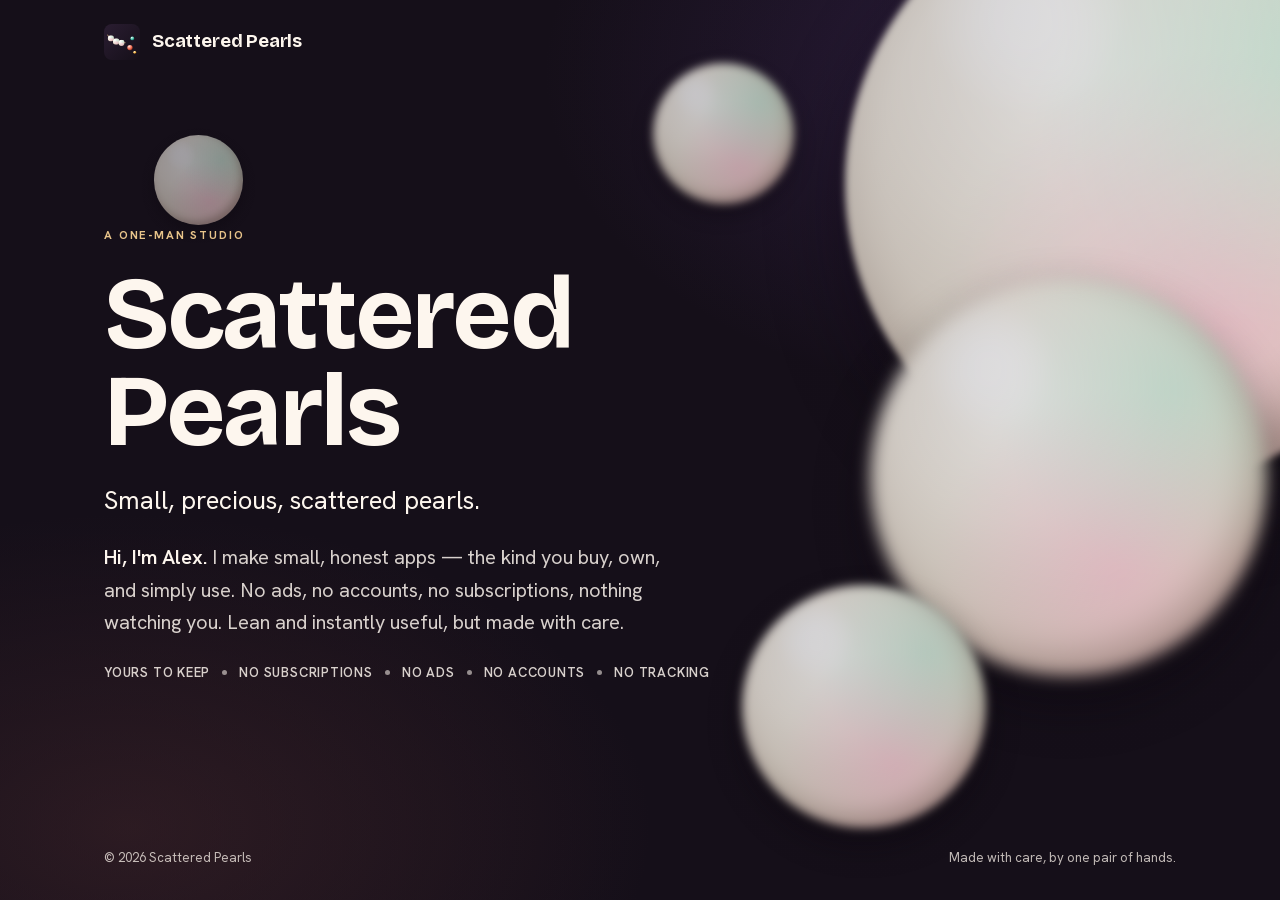
<file: index.html>
<!doctype html>
<html lang="en" data-surface="brand">
<head>
  <meta charset="utf-8">
  <meta name="viewport" content="width=device-width, initial-scale=1">

  <title>Scattered Pearls — a one-man app studio</title>
  <meta name="description" content="A tiny studio for lean, ad-free apps that are yours to keep. No accounts, no subscriptions, no tracking. First app coming soon.">
  <link rel="canonical" href="https://scatteredpearls.studio/">
  <meta name="color-scheme" content="dark">
  <meta name="theme-color" content="#150f19">

  <meta property="og:type" content="website">
  <meta property="og:site_name" content="Scattered Pearls">
  <meta property="og:title" content="Scattered Pearls — a one-man app studio">
  <meta property="og:description" content="Small, honest apps — the kind you buy, own, and simply use. No ads, no accounts, no subscriptions, nothing watching you.">
  <meta property="og:url" content="https://scatteredpearls.studio/">
  <meta property="og:image" content="https://scatteredpearls.studio/og.png">
  <meta property="og:image:width" content="1200">
  <meta property="og:image:height" content="630">
  <meta property="og:image:alt" content="Scattered Pearls — the strand mark beside the name, on ink.">
  <meta name="twitter:card" content="summary_large_image">
  <meta name="twitter:image" content="https://scatteredpearls.studio/og.png">

  <link rel="icon" href="favicon.ico" sizes="32x32">
  <link rel="icon" type="image/svg+xml" href="studio-tile.svg">
  <link rel="apple-touch-icon" href="studio-tile-180.png">

  <!-- Shared design system (vendored from the hub) -->
  <link rel="stylesheet" href="tokens.css">
  <link rel="stylesheet" href="base.css">

  <style>
    /* Locally-hosted brand fonts — no CDN, no visitor data leaves for a third party. */
    @font-face { font-family: "Hanken Grotesk"; font-style: normal; font-weight: 400; font-display: swap; src: url("fonts/hanken-400.woff2") format("woff2"); }
    @font-face { font-family: "Hanken Grotesk"; font-style: normal; font-weight: 600; font-display: swap; src: url("fonts/hanken-600.woff2") format("woff2"); }
    @font-face { font-family: "Hanken Grotesk"; font-style: normal; font-weight: 700; font-display: swap; src: url("fonts/hanken-700.woff2") format("woff2"); }
    @font-face { font-family: "Bricolage Grotesque"; font-style: normal; font-weight: 700; font-display: swap; src: url("fonts/bricolage-700.woff2") format("woff2"); }

    /* Palette comes from the design system's brand surface: this page opts in
       with data-surface="brand" on <html>, so tokens.css provides the ink
       ground, cream card and on-ground text (plus the type/space/radius
       scales). Not themed — one fixed branded surface, always dark. */

    * { box-sizing: border-box; }
    html, body { min-height: 100%; }

    body {
      margin: 0;
      min-height: 100svh;
      position: relative;
      overflow-x: hidden;
      background:
        radial-gradient(70vw 62vh at 86% 8%, var(--sp-ground-rose) 0%, transparent 62%),
        radial-gradient(68vw 58vh at 10% 92%, var(--sp-ground-warm) 0%, transparent 60%),
        var(--sp-ground);
      background-attachment: fixed;
      color: var(--sp-on-ground);
      font-family: var(--sp-font-body);
      font-size: var(--sp-text-md);
      line-height: var(--sp-leading-normal);
      -webkit-font-smoothing: antialiased;
    }

    /* ── Pearls ──────────────────────────────────────────────────────────────
       Each pearl is one element. --s is its diameter; the highlight, the
       nacre sheen, the core shadow and the cast shadow all scale from it, so
       a pearl stays a pearl at any size. */
    .pearls { position: absolute; inset: 0; overflow: hidden; pointer-events: none; z-index: 0; }

    .pearl {
      position: absolute;
      width: var(--s);
      height: var(--s);
      border-radius: 50%;
      filter: blur(calc(var(--s) * 0.006));
      background:
        radial-gradient(circle at 30% 22%, #ffffff 0%, rgba(255,255,255,.90) 5%, rgba(255,255,255,0) 16%),
        radial-gradient(circle at 76% 28%, rgba(166,232,212,.42) 0%, rgba(166,232,212,0) 44%),
        radial-gradient(circle at 62% 74%, rgba(255,179,208,.46) 0%, rgba(255,179,208,0) 48%),
        radial-gradient(circle at 36% 30%, #fffefb 0%, #f6f0e6 32%, #e3d8c9 64%, #b7a693 100%);
      box-shadow:
        inset calc(var(--s) * -0.034) calc(var(--s) * -0.040) calc(var(--s) * 0.087) rgba(88, 62, 52, .30),
        0 calc(var(--s) * 0.063) calc(var(--s) * 0.127) rgba(8, 5, 11, .48);
    }

    .p1 { --s: clamp(300px, 47vw, 640px); right: -13%; top: -13%;  animation: sp-drift-1 19s cubic-bezier(.45,.05,.55,.95) infinite; }
    .p2 { --s: clamp(190px, 31vw, 440px); right:  1%;  top:  31%;  animation: sp-drift-2 24s cubic-bezier(.45,.05,.55,.95) infinite; filter: blur(8px); }
    .p3 { --s: clamp(130px, 19vw, 275px); right: 23%;  top:  65%;  animation: sp-drift-3 31s cubic-bezier(.45,.05,.55,.95) infinite; filter: blur(5px); }
    .p4 { --s: clamp(88px,  11vw, 158px); left:  51%;  top:   7%;  animation: sp-drift-2 24s cubic-bezier(.45,.05,.55,.95) infinite; filter: blur(4px); }
    .p5 { --s: clamp(58px,   7vw, 100px); left:  12%;  top:  15%;  animation: sp-drift-1 19s cubic-bezier(.45,.05,.55,.95) infinite; }

    @keyframes sp-drift-1 { 0%, 100% { transform: translate3d(0, 0, 0); } 50% { transform: translate3d(-14px, -26px, 0); } }
    @keyframes sp-drift-2 { 0%, 100% { transform: translate3d(0, 0, 0); } 50% { transform: translate3d(18px, 20px, 0); } }
    @keyframes sp-drift-3 { 0%, 100% { transform: translate3d(0, 0, 0); } 50% { transform: translate3d(-22px, 14px, 0); } }

    /* Seats the text on the colour without flattening it. */
    .scrim {
      position: absolute; inset: 0; z-index: 1; pointer-events: none;
      background: linear-gradient(100deg, rgba(21, 15, 25, .48) 0%, rgba(21, 15, 25, .26) 46%, rgba(21, 15, 25, .04) 100%);
    }

    /* ── Layout ── */
    .page {
      position: relative; z-index: 2;
      display: flex; flex-direction: column;
      gap: var(--sp-space-6);
      min-height: 100svh;
      max-width: 1120px;
      margin: 0 auto;
      padding: var(--sp-space-5) var(--sp-space-5) var(--sp-space-6);
      padding-left: max(var(--sp-space-5), env(safe-area-inset-left));
      padding-right: max(var(--sp-space-5), env(safe-area-inset-right));
    }

    :focus-visible { outline: 3px solid rgba(232, 196, 138, .9); outline-offset: 3px; border-radius: 6px; }

    .site-head { display: flex; align-items: center; justify-content: space-between; gap: var(--sp-space-4); }
    .brand { display: inline-flex; align-items: center; gap: var(--sp-space-3); text-decoration: none; color: var(--sp-on-ground); }
    .brand img { width: 36px; height: 36px; display: block; }
    .brand span { font-family: var(--sp-font-display); font-weight: var(--sp-weight-bold); font-size: var(--sp-text-lg); letter-spacing: -0.01em; }

    .hero { flex-grow: 1; display: flex; flex-direction: column; justify-content: center; gap: var(--sp-space-5); max-width: 62ch; }
    .eyebrow { font-size: var(--sp-text-xs); font-weight: var(--sp-weight-bold); letter-spacing: var(--sp-tracking-label); text-transform: uppercase; color: var(--sp-eyebrow); }
    h1 { margin: 0; font-family: var(--sp-font-display); font-weight: var(--sp-weight-bold); font-size: clamp(3.2rem, 8vw, 6.4rem); line-height: 0.94; letter-spacing: -0.032em; }
    .claim { margin: 0; font-size: clamp(1.15rem, 2.2vw, 1.62rem); font-weight: var(--sp-weight-medium); line-height: 1.3; max-width: 30ch; }
    .lede { margin: 0; font-size: clamp(1.0625rem, 1.6vw, 1.25rem); line-height: 1.62; color: var(--sp-on-ground-2); max-width: 52ch; }
    .lede strong { font-weight: var(--sp-weight-semibold); color: var(--sp-on-ground); }

    .promises { display: flex; flex-wrap: wrap; align-items: center; gap: var(--sp-space-3); margin: 0; padding: 0; list-style: none; font-size: var(--sp-text-sm); font-weight: var(--sp-weight-semibold); letter-spacing: 0.06em; text-transform: uppercase; color: var(--sp-on-ground-2); }
    .promises li { display: inline-flex; align-items: center; gap: var(--sp-space-3); }
    .promises li + li::before { content: ""; width: 5px; height: 5px; border-radius: 50%; background: rgba(253, 246, 238, .55); }

    /* The promises row is a label strip, not prose, so it does not share the hero's text
       measure: from tablet up it runs to its natural width and stays on one line. */
    @media (min-width: 560px) {
      .promises { flex-wrap: nowrap; width: max-content; }
    }

    footer { display: flex; align-items: center; justify-content: space-between; gap: var(--sp-space-4); font-size: var(--sp-text-sm); color: var(--sp-on-ground-3); }

    /* ── Phone ── */
    @media (max-width: 720px) {
      /* A phone (maker, 2026-10-17: "too packed"): more air between the parts and inside the text, the promises as a
         list, and room at the bottom for Safari's toolbar, which floats over the page. */
      .page { gap: var(--sp-space-7); padding: var(--sp-space-4) var(--sp-space-4) calc(var(--sp-space-7) + 56px + env(safe-area-inset-bottom)); }
      .hero { gap: var(--sp-space-5); }
      .claim { margin-top: var(--sp-space-2); }
      .lede { font-size: 1.0625rem; line-height: 1.7; }
      .promises { flex-direction: column; align-items: flex-start; gap: 12px; font-size: var(--sp-text-xs); letter-spacing: 0.1em; }
      .promises li::before, .promises li + li::before { content: ""; width: 5px; height: 5px; border-radius: 50%; background: var(--sp-eyebrow); opacity: .8; }
      .brand img { width: 32px; height: 32px; }
      .brand span { font-size: var(--sp-text-md); }

      .p1 { --s: 320px; right: -33%; top: -15%; }
      .p2 { --s: 140px; left: -18%; right: auto; top: auto; bottom: 18%; }
      .p3 { --s: 210px; right: -22%; top: auto; bottom: 4%; }
      .p4, .p5 { display: none; }

      .scrim { background: linear-gradient(180deg, rgba(21, 15, 25, .30) 0%, rgba(21, 15, 25, .14) 38%, rgba(21, 15, 25, .34) 100%); }

      footer { flex-direction: column; align-items: flex-start; gap: var(--sp-space-3); }
    }

    /* base.css already damps animation globally; this is the explicit belt-and-braces. */
    @media (prefers-reduced-motion: reduce) {
      .p1, .p2, .p3, .p4, .p5 { animation: none; }
    }
  </style>
</head>
<body>

  <div class="pearls" aria-hidden="true">
    <span class="pearl p1"></span>
    <span class="pearl p2"></span>
    <span class="pearl p3"></span>
    <span class="pearl p4"></span>
    <span class="pearl p5"></span>
  </div>
  <div class="scrim" aria-hidden="true"></div>

  <div class="page">

    <header class="site-head">
      <a class="brand" href="/">
        <img src="studio-tile.svg" alt="" width="36" height="36">
        <span>Scattered Pearls</span>
      </a>
    </header>

    <main class="hero">
      <span class="eyebrow">A one-man studio</span>
      <h1>Scattered<br>Pearls</h1>
      <p class="claim">Small, precious, scattered pearls.</p>
      <p class="lede"><strong>Hi, I'm Alex.</strong> I make small, honest apps — the kind you buy, own, and simply use. No ads, no accounts, no subscriptions, nothing watching you. Lean and instantly useful, but made with care.</p>
      <ul class="promises">
        <li>Yours to keep</li>
        <li>no subscriptions</li>
        <li>no ads</li>
        <li>no accounts</li>
        <li>no tracking</li>
      </ul>
    </main>

    <footer>
      <span>© 2026 Scattered Pearls</span>
      <span>Made with care, by one pair of hands.</span>
    </footer>

  </div>

</body>
</html>
</file>
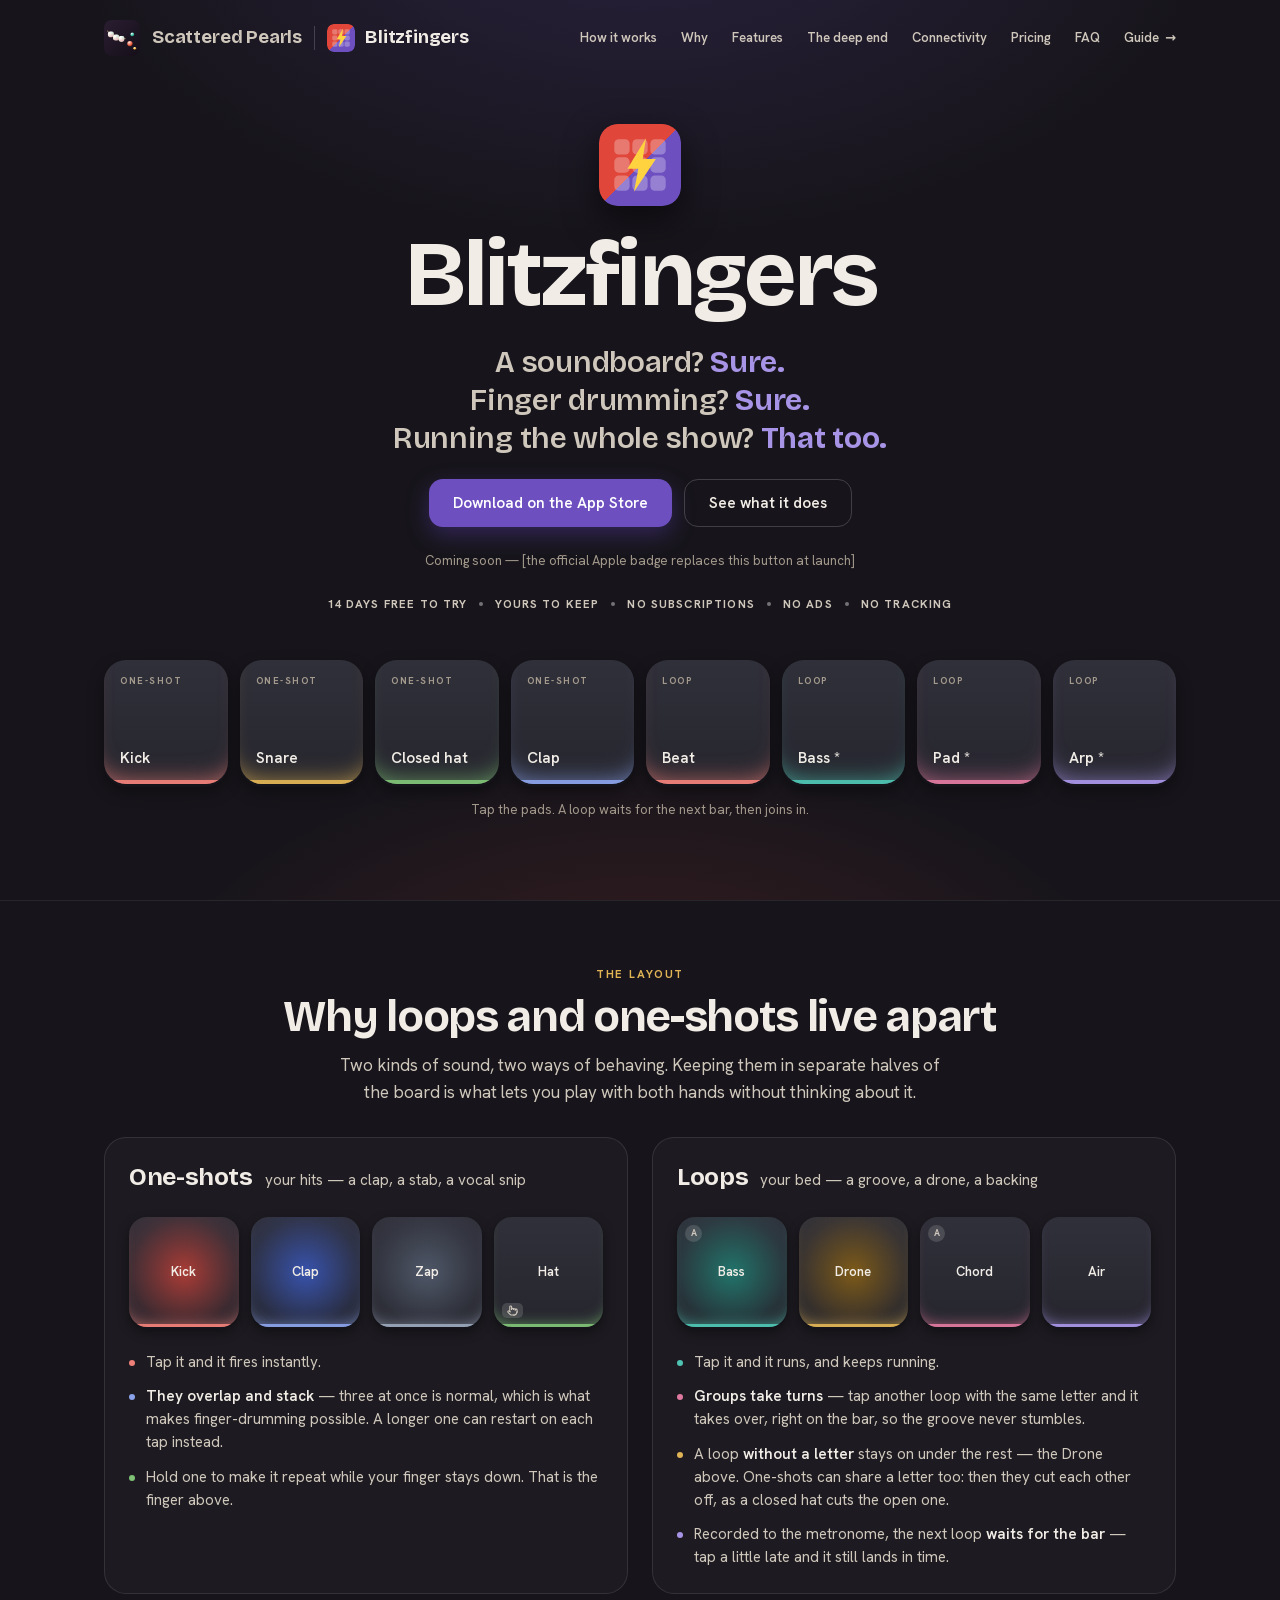
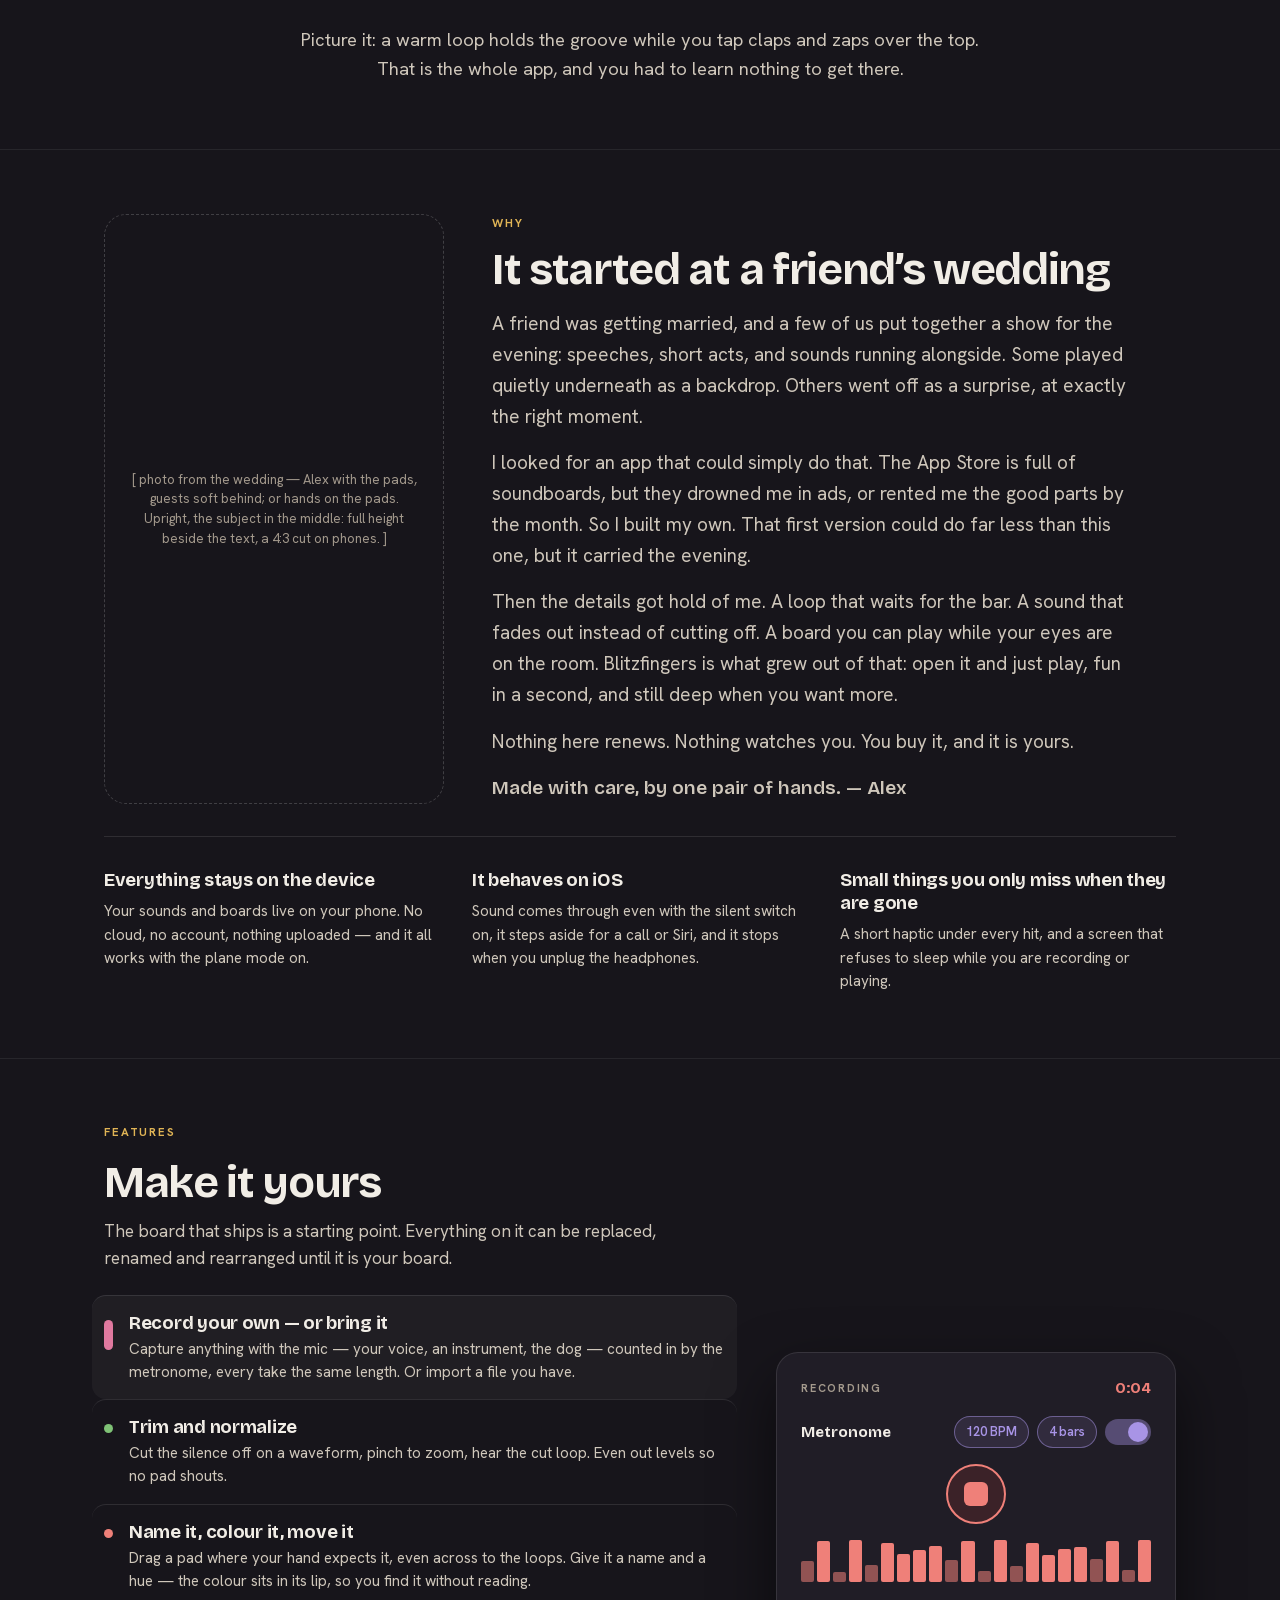
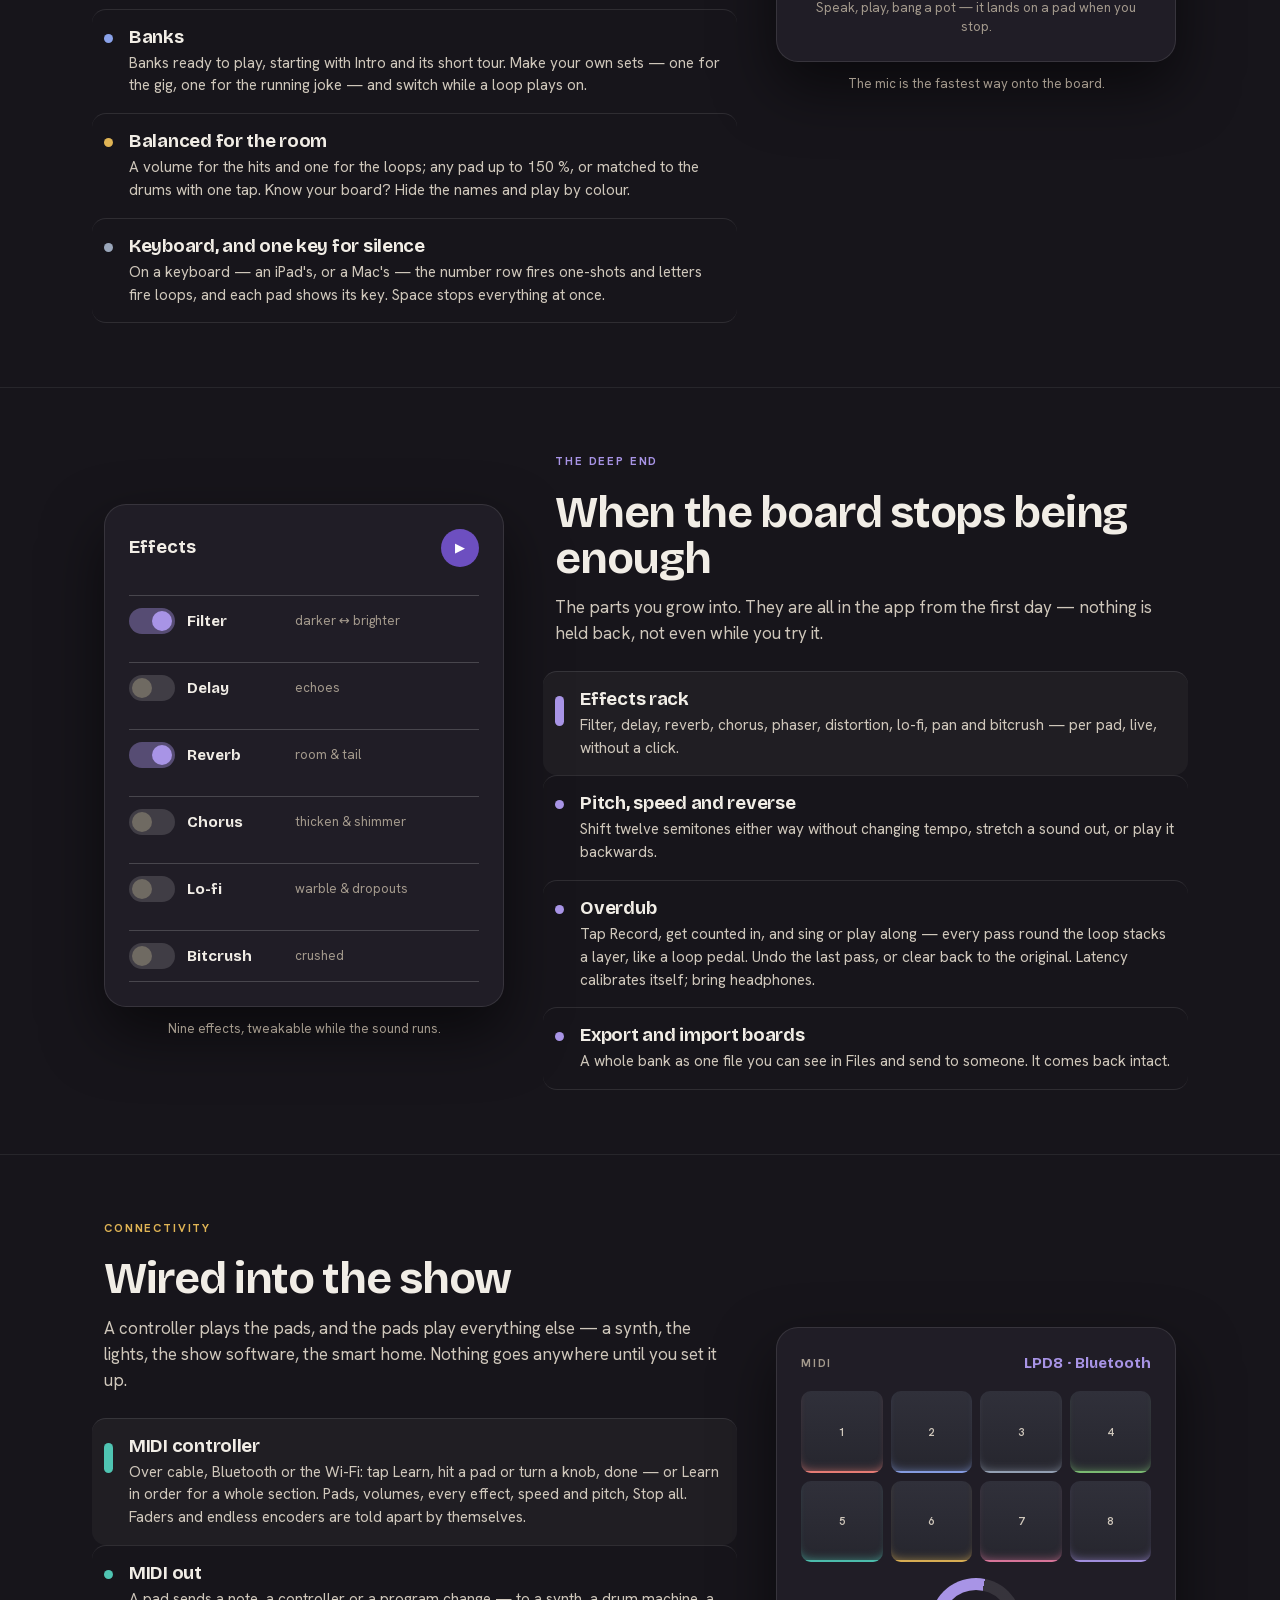
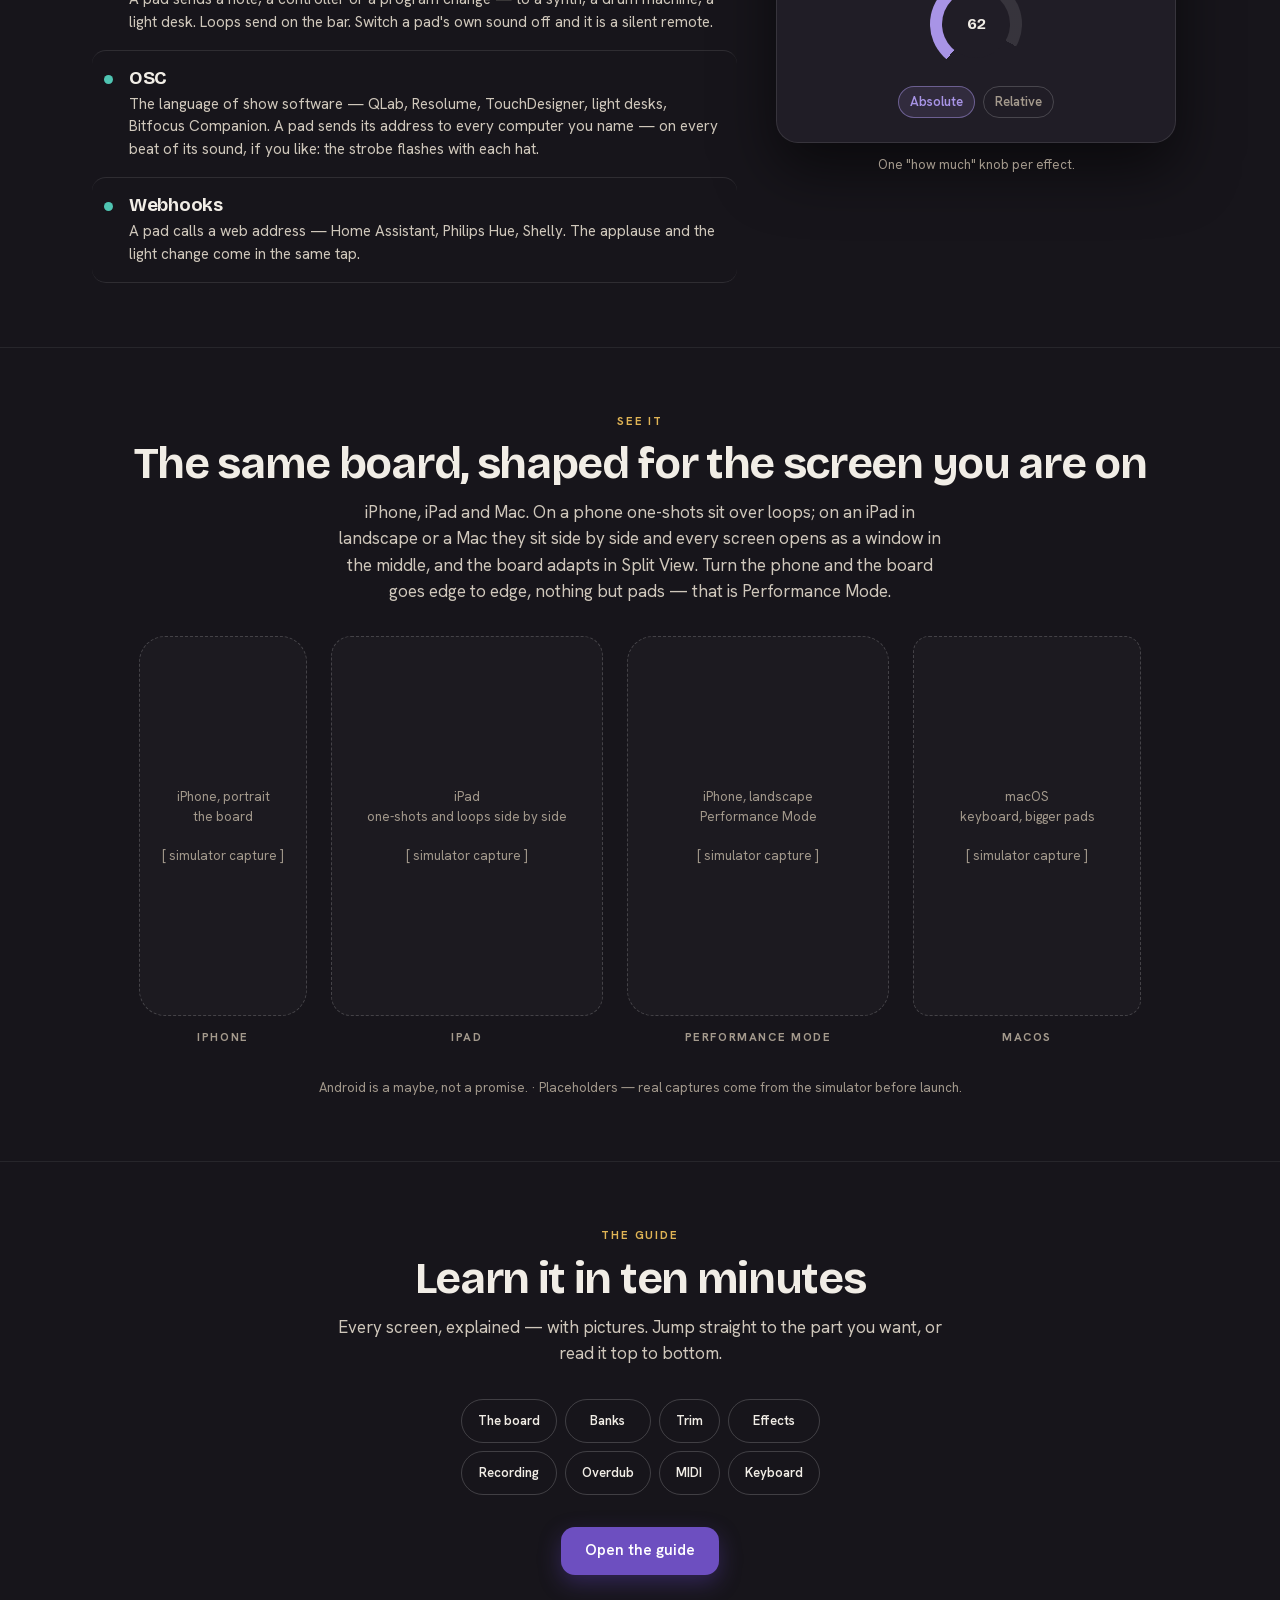
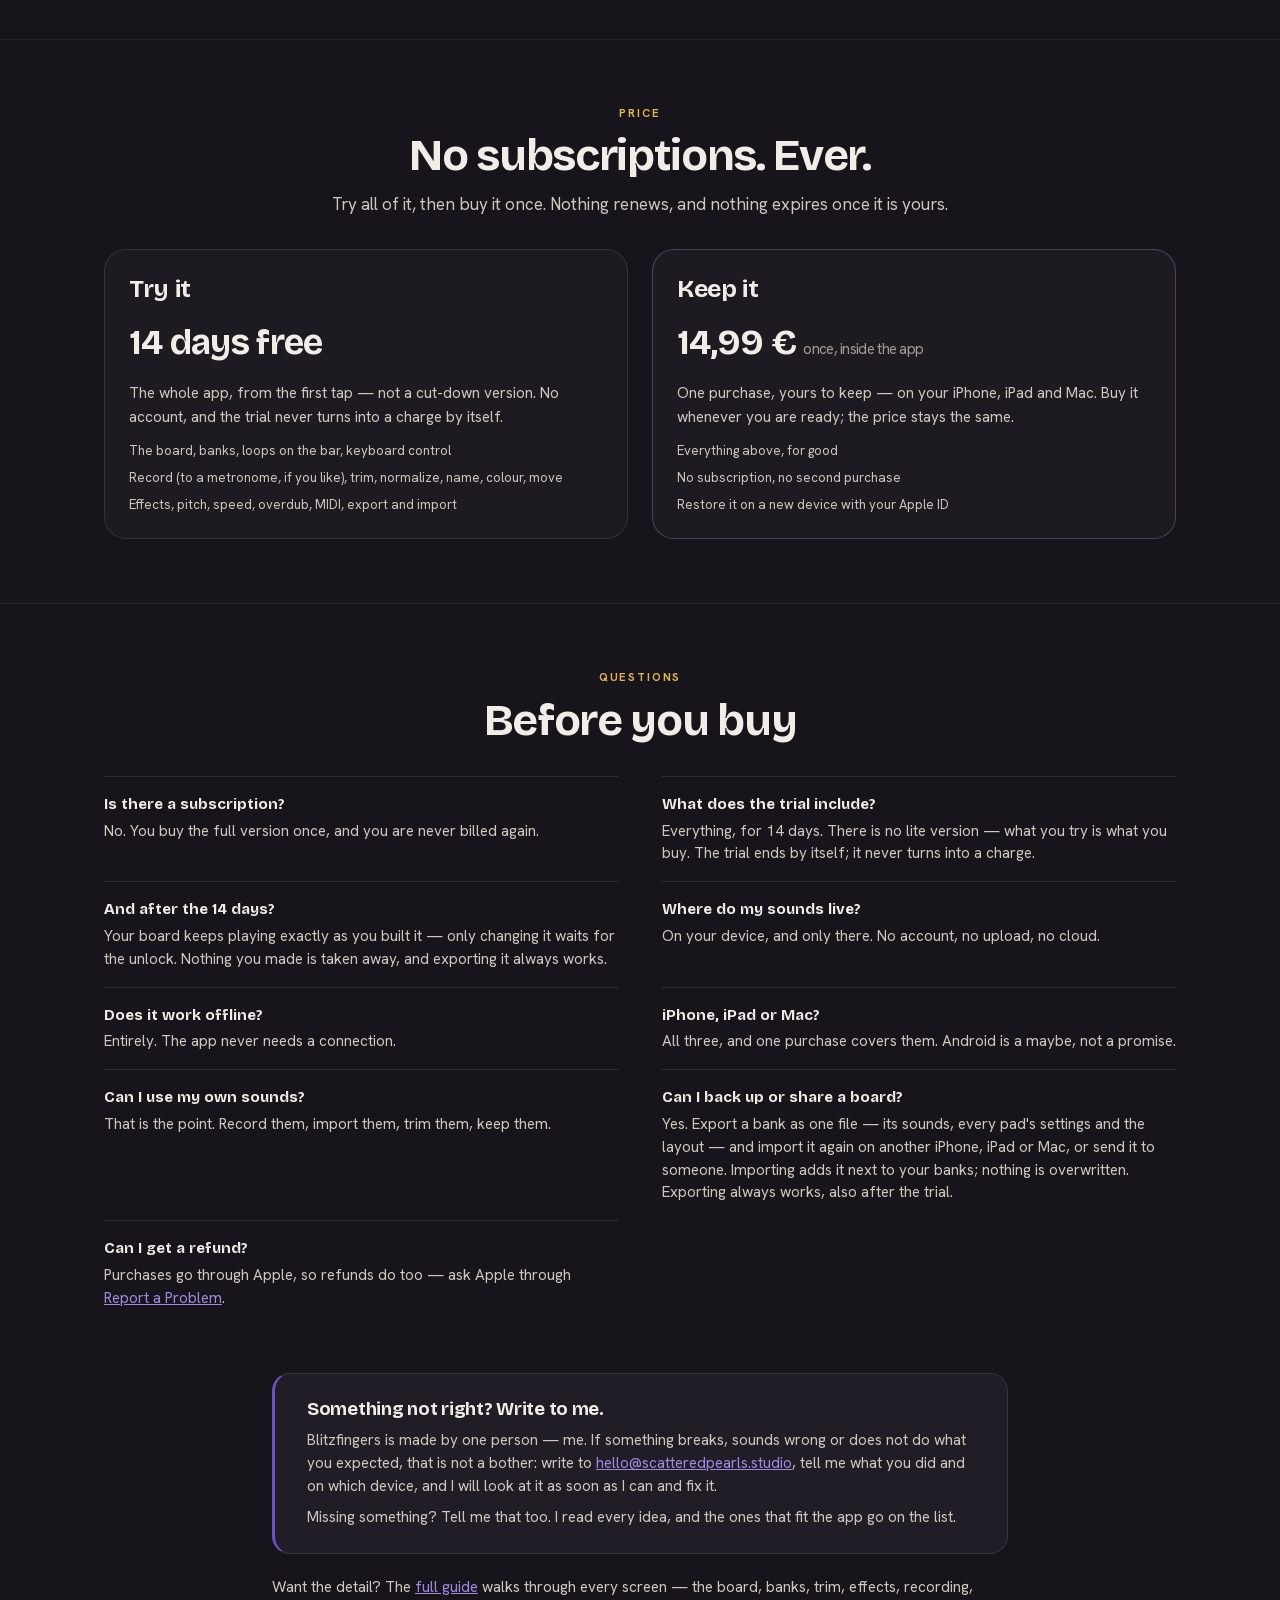
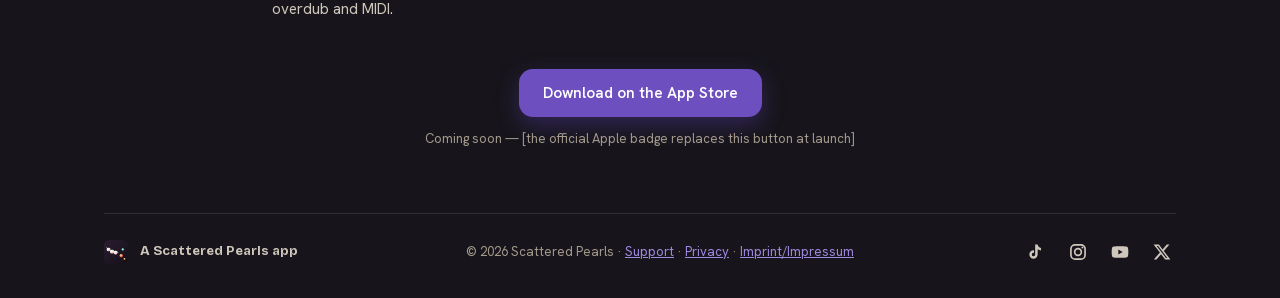
<file: blitzfingers/index.html>
<!doctype html>
<html lang="en" data-theme="dark">
<head>
  <meta charset="utf-8">
  <meta name="viewport" content="width=device-width, initial-scale=1">

  <!-- ── SEO ─────────────────────────────────────────────────────────────── -->
  <title>Blitzfingers — a soundboard &amp; finger-drumming app for iPhone, iPad and Mac</title>
  <meta name="description" content="Blitzfingers is a lean soundboard and finger-drumming pad grid. Play loops and one-shots, record and shape your own sounds, map a MIDI controller. No subscriptions, no ads, no accounts, no tracking — yours to keep.">
  <link rel="canonical" href="https://scatteredpearls.studio/blitzfingers/">
  <meta name="color-scheme" content="dark">
  <meta name="theme-color" content="#17151b">

  <!-- Open Graph / social -->
  <meta property="og:type" content="website">
  <meta property="og:site_name" content="Scattered Pearls">
  <meta property="og:title" content="Blitzfingers — soundboard, finger drumming, and the whole show">
  <meta property="og:description" content="Play loops and one-shots, record and shape your own sounds, map a MIDI controller. No subscriptions, no ads, no tracking.">
  <meta property="og:url" content="https://scatteredpearls.studio/blitzfingers/">
  <meta property="og:image" content="https://scatteredpearls.studio/blitzfingers/img/og.png">
  <meta property="og:image:width" content="1200">
  <meta property="og:image:height" content="630">
  <meta property="og:image:alt" content="Blitzfingers — a soundboard and finger-drumming pad grid.">
  <meta name="twitter:card" content="summary_large_image">
  <meta name="twitter:title" content="Blitzfingers — soundboard, finger drumming, and the whole show">
  <meta name="twitter:description" content="Play loops and one-shots, record and shape your own sounds, map a MIDI controller. No subscriptions, no ads, no tracking.">
  <meta name="twitter:image" content="https://scatteredpearls.studio/blitzfingers/img/og.png">

  <!-- Favicons (the app's own mark) -->
  <link rel="icon" type="image/svg+xml" href="img/favicon.svg">
  <link rel="icon" type="image/png" sizes="32x32" href="img/favicon-32.png">
  <link rel="apple-touch-icon" href="img/favicon-180.png">

  <!-- Shared design system (vendored at repo root) -->
  <link rel="stylesheet" href="../tokens.css">
  <link rel="stylesheet" href="../base.css">
  <link rel="stylesheet" href="app-nav.css">

  <!-- Structured data: the app -->
  <script type="application/ld+json">
  {
    "@context": "https://schema.org",
    "@type": "SoftwareApplication",
    "name": "Blitzfingers",
    "applicationCategory": "MultimediaApplication",
    "applicationSubCategory": "Soundboard",
    "operatingSystem": "iOS, iPadOS, macOS",
    "description": "A lean soundboard and finger-drumming pad grid. Play loops and one-shots, record and shape your own sounds, and map a MIDI controller. No subscriptions, no ads, no accounts, no tracking.",
    "url": "https://scatteredpearls.studio/blitzfingers/",
    "image": "https://scatteredpearls.studio/blitzfingers/img/og.png",
    "isAccessibleForFree": true,
    "offers": [
      {
        "@type": "Offer",
        "name": "Blitzfingers — 14-day trial",
        "price": "0",
        "priceCurrency": "EUR",
        "category": "free download"
      },
      {
        "@type": "Offer",
        "name": "Blitzfingers — full version",
        "price": "14.99",
        "priceCurrency": "EUR",
        "category": "one-time in-app purchase"
      }
    ],
    "publisher": {
      "@type": "Organization",
      "name": "Scattered Pearls",
      "url": "https://scatteredpearls.studio/"
    }
  }
  </script>
  <style>
    /* Locally-hosted brand fonts — no CDN, no visitor data leaves for a third party. */
    @font-face { font-family: "Hanken Grotesk"; font-style: normal; font-weight: 400; font-display: swap; src: url("../fonts/hanken-400.woff2") format("woff2"); }
    @font-face { font-family: "Hanken Grotesk"; font-style: normal; font-weight: 600; font-display: swap; src: url("../fonts/hanken-600.woff2") format("woff2"); }
    @font-face { font-family: "Hanken Grotesk"; font-style: normal; font-weight: 700; font-display: swap; src: url("../fonts/hanken-700.woff2") format("woff2"); }
    @font-face { font-family: "Bricolage Grotesque"; font-style: normal; font-weight: 600; font-display: swap; src: url("../fonts/bricolage-600.woff2") format("woff2"); }
    @font-face { font-family: "Bricolage Grotesque"; font-style: normal; font-weight: 700; font-display: swap; src: url("../fonts/bricolage-700.woff2") format("woff2"); }

    /* ── Page-local: the on-dark per-sound palette ─────────────────────────
       tokens.css carries --sp-pad-* tuned for WHITE TEXT ON THE COLOUR (an
       active pad, light theme). This page draws the colour ON a dark pad face
       instead — as the pad's lip and its press bloom — where those same values
       land at 2.1–2.9:1 and read as mud. These are the lifted counterparts,
       each ≥4.5:1 on the pad face (#30303a).
       TODO: these are being added to the design system as --sp-pad-*-on-dark
       with the app's pad rework (see docs/ui-review-2026-09.md, item 4). When
       the hub ships them and tokens.css is re-vendored, delete this block and
       point the --p-* names at the tokens. */
    :root {
      --p-coral:  239, 128, 121;   /* #ef8079 — 4.99:1 on the pad face */
      --p-amber:  224, 180,  85;   /* #e0b455 — 6.73 */
      --p-green:  127, 194, 118;   /* #7fc276 — 6.14 */
      --p-teal:    79, 196, 178;   /* #4fc4b2 — 6.13 */
      --p-blue:   138, 162, 234;   /* #8aa2ea — 5.24 */
      --p-purple: 168, 148, 230;   /* #a894e6 — 5.00 */
      --p-rose:   224, 121, 159;   /* #e0799f — 4.60 */
      --p-slate:  154, 166, 186;   /* #9aa6ba — 5.30 */

      --pad-face-top: #30303a;
      --pad-face-bot: #26262e;
      --pad-foot:     #131319;
    }

    * { box-sizing: border-box; }
    html { scroll-behavior: smooth; }
    html, body { min-height: 100%; }
    body {
      margin: 0;
      background: var(--surface-0);
      color: var(--text);
      font-family: var(--font-body);
      font-size: var(--sp-text-md);
      line-height: var(--sp-leading-normal);
      -webkit-font-smoothing: antialiased;
    }

    /* Skip link (a11y) */
    .skip { position: absolute; left: -9999px; top: 0; background: var(--accent); color: var(--on-accent); padding: var(--sp-space-2) var(--sp-space-4); border-radius: 0 0 var(--sp-radius-md) 0; z-index: 10; }
    .skip:focus { left: 0; }
    :focus-visible { outline: 3px solid var(--focus-ring); outline-offset: 2px; border-radius: 4px; }
    .vh { position: absolute; width: 1px; height: 1px; overflow: hidden; clip: rect(0 0 0 0); clip-path: inset(50%); white-space: nowrap; }

    a { color: #9e8ae0; }
    a:hover { color: #b3a1ea; }

    /* ── Site chrome: frame, header and menu live in app-nav.css (shared with the guide). ── */

    /* ── Type ────────────────────────────────────────────────────────────── */
    .kicker { display: block; font-size: var(--sp-text-xs); font-weight: var(--sp-weight-bold); letter-spacing: var(--sp-tracking-label); text-transform: uppercase; color: #e0b455; }
    .kicker.pro { color: #a894e6; }

    h1, h2, h3 { font-family: var(--font-display); font-weight: var(--sp-weight-bold); letter-spacing: -0.03em; margin: 0; }
    h1 { font-size: clamp(3rem, 9vw, 5.75rem); line-height: 0.98; letter-spacing: -0.04em; }
    h2 { font-size: clamp(1.95rem, 4.4vw, 2.75rem); line-height: 1.05; }
    h3 { font-size: var(--sp-text-lg); letter-spacing: -0.015em; line-height: 1.25; }

    .lede { margin: 0; font-size: clamp(1rem, 1.6vw, 1.0625rem); line-height: 1.55; color: var(--text-soft); }
    .muted { color: var(--text-muted); }

    /* ── Buttons ─────────────────────────────────────────────────────────── */
    .btn { display: inline-flex; align-items: center; justify-content: center; gap: var(--sp-space-2); min-height: 48px; border: none; cursor: pointer; text-decoration: none; font-family: var(--font-body); font-weight: var(--sp-weight-semibold); font-size: var(--sp-text-md); padding-inline: var(--sp-space-5); border-radius: var(--radius-control); transition: transform var(--sp-dur-fast) var(--sp-ease), box-shadow var(--sp-dur-base) var(--sp-ease); }
    .btn:active { transform: scale(.97); }
    .btn-primary { background: var(--accent); color: var(--on-accent); box-shadow: 0 8px 22px rgba(90, 63, 176, .40); }
    .btn-primary:hover { color: var(--on-accent); box-shadow: 0 0 0 2px var(--focus-ring), 0 8px 26px rgba(90, 63, 176, .48); }
    .btn-ghost { background: transparent; color: var(--text); border: 1px solid var(--border-strong); }
    .btn-ghost:hover { color: var(--text); border-color: var(--accent); }

    /* ── Sections ────────────────────────────────────────────────────────── */
    section { border-top: 1px solid rgba(255, 255, 255, .07); padding-block: clamp(var(--sp-space-7), 7vw, var(--sp-space-8)); }
    .sec-head { display: flex; flex-direction: column; align-items: center; gap: var(--sp-space-3); text-align: center; }
    .sec-head .lede { max-width: 62ch; }

    /* ── The pad ─────────────────────────────────────────────────────────────
       One CSS object, three parts, used everywhere on the page:
         · the dark face                     — linear-gradient
         · the per-sound LIP, full width     — ::after (3px, the colour at 92%)
         · the underglow above it            — inset shadow, same colour
       A pressed pad adds .lit: a radial bloom at full-strength colour, brightest
       at the centre and falling off outward. That mirrors the app exactly — the
       colour identifies the sound at rest, the bloom shows the press.          */
    .pad {
      position: relative; overflow: hidden; border: 0; width: 100%;
      display: flex; align-items: center; justify-content: center;
      font-family: inherit; color: var(--text); font-weight: var(--sp-weight-semibold);
      background: linear-gradient(var(--pad-face-top), var(--pad-face-bot));
      box-shadow:
        inset 0 -12px 16px -12px rgba(var(--c), .85),
        0 2px 0 var(--pad-foot),
        0 5px 12px rgba(0, 0, 0, .45);
    }
    .pad::after { content: ""; position: absolute; inset: auto 0 0 0; height: 3px; background: rgba(var(--c), .92); }
    .pad.lit {
      background:
        radial-gradient(circle at 50% 50%,
          rgba(var(--cs), .82) 0%, rgba(var(--cs), .44) 38%,
          rgba(var(--cs), .13) 70%, rgba(var(--cs), 0) 100%),
        linear-gradient(var(--pad-face-top), var(--pad-face-bot));
    }
    .pad .chip { position: absolute; left: 8px; bottom: 9px; display: inline-flex; align-items: center; justify-content: center; min-width: 18px; height: 15px; border-radius: 5px; background: var(--key-bg); color: var(--text-soft); font-weight: var(--sp-weight-bold); letter-spacing: .06em; padding-inline: 5px; font-size: 9px; line-height: 1; }
    .pad .chip.glyph { font-size: 13px; letter-spacing: 0; }
    /* A group, as in the app: a round letter in the top-left corner. */
    .pad .chip.grp { top: 8px; bottom: auto; min-width: 0; width: 17px; height: 17px; padding: 0; border-radius: 50%; letter-spacing: 0; }

    /* ── Hero ──────────────────────────────────────────────────────────────
       One screen tall, with the board last: on a normal viewport the fold cuts
       the instrument off, which is what says there is more below. It is the
       FOLD that crops it, never a clip — scroll a little and every pad, lip
       included, is whole. */
    .hero {
      min-height: 100svh; display: flex; flex-direction: column;
      margin-top: calc(-1 * var(--head-h)); padding-top: var(--head-h);   /* runs up under the sticky header */
      background:
        radial-gradient(940px 560px at 50% -12%, rgba(109, 79, 192, .22), rgba(23, 21, 27, 0) 62%),
        radial-gradient(800px 420px at 50% 112%, rgba(224, 70, 58, .16), rgba(23, 21, 27, 0) 60%);
    }
    .hero-main { flex-grow: 1; display: flex; flex-direction: column; justify-content: center; gap: clamp(var(--sp-space-6), 5vw, var(--sp-space-7)); padding-bottom: var(--sp-space-6); }
    .hero-inner { display: flex; flex-direction: column; align-items: center; gap: var(--sp-space-5); text-align: center; }
    .hero-icon { width: clamp(68px, 9vw, 82px); height: auto; border-radius: 19px; box-shadow: 0 14px 34px rgba(0, 0, 0, .55); }
    .hero .claim { margin: 0; display: flex; flex-direction: column; gap: .15em; font-family: var(--font-display); font-size: clamp(1.2rem, 2.8vw, 1.85rem);
      font-weight: var(--sp-weight-semibold); line-height: 1.15; letter-spacing: -0.01em; color: var(--text-soft); text-wrap: balance; }
    .hero .claim em { font-style: normal; font-weight: var(--sp-weight-bold); color: #a894e6; }
    .hero-cta { display: flex; flex-wrap: wrap; justify-content: center; gap: var(--sp-space-3); }
    .hero-note { margin: 0; font-size: var(--sp-text-sm); color: var(--text-muted); }
    .promises { margin: 0; padding: 0; list-style: none; display: flex; flex-wrap: wrap; justify-content: center; gap: var(--sp-space-3); font-size: var(--sp-text-xs); font-weight: var(--sp-weight-bold); letter-spacing: .1em; text-transform: uppercase; color: var(--text-soft); }
    .promises li { display: inline-flex; align-items: center; gap: var(--sp-space-3); }
    .promises li + li::before { content: ""; width: 4px; height: 4px; border-radius: 50%; background: rgba(255, 255, 255, .4); }

    .board { margin: 0; padding: 0; list-style: none; display: grid; grid-template-columns: repeat(8, minmax(0, 1fr)); gap: var(--sp-space-3); }
    .board .pad { aspect-ratio: 1; border-radius: var(--sp-radius-xl); align-items: flex-end; justify-content: flex-start; padding: 0 0 var(--sp-space-4) var(--sp-space-4); font-size: var(--sp-text-md); box-shadow: inset 0 -20px 26px -20px rgba(var(--c), .85), 0 3px 0 var(--pad-foot), 0 7px 16px rgba(0, 0, 0, .45); }
    .board .pad::after { height: 3.5px; }
    .board .pad { --cs: var(--c); cursor: pointer; -webkit-tap-highlight-color: transparent; touch-action: manipulation; }
    .board .pad:focus-visible { outline: 2px solid var(--accent-text); outline-offset: 3px; }
    /* A loop waiting for the next bar pulses, as in the app; with reduced motion it just shows the outline. */
    .board .pad.queued { outline: 2px solid rgba(var(--c), .9); outline-offset: 2px; animation: pad-queued .5s ease-in-out infinite alternate; }
    @keyframes pad-queued { from { outline-color: rgba(var(--c), .25); } to { outline-color: rgba(var(--c), .95); } }
    @media (prefers-reduced-motion: reduce) { .board .pad.queued { animation: none; } }
    .board-hint { margin: var(--sp-space-4) 0 0; text-align: center; font-size: var(--sp-text-sm); color: var(--text-muted); }
    .board .kind { position: absolute; top: 14px; left: var(--sp-space-4); font-size: 9.5px; font-weight: var(--sp-weight-bold); letter-spacing: .16em; text-transform: uppercase; white-space: nowrap; color: var(--text-muted); }

    /* ── Section 2 · loops and one-shots ─────────────────────────────────── */
    .halves { display: grid; grid-template-columns: repeat(2, minmax(0, 1fr)); gap: var(--sp-space-5); margin-top: var(--sp-space-6); }
    .card { display: flex; flex-direction: column; gap: var(--sp-space-5); background: rgba(255, 255, 255, .028); border: 1px solid var(--border); border-radius: var(--sp-radius-xl); padding: var(--sp-space-5); }
    .card-head { display: flex; align-items: baseline; flex-wrap: wrap; gap: var(--sp-space-3); }
    .card-head h3 { font-size: var(--sp-text-xl); }
    .card-head .note { font-size: var(--sp-text-md); color: var(--text-soft); }
    .card .row { margin: 0; padding: 0; list-style: none; display: grid; grid-template-columns: repeat(4, minmax(0, 1fr)); gap: var(--sp-space-3); }
    .card .row .pad { aspect-ratio: 1; border-radius: var(--sp-radius-lg); font-size: var(--sp-text-sm); }
    .rules { margin: 0; padding: 0; list-style: none; display: flex; flex-direction: column; gap: var(--sp-space-3); }
    .rules li { display: flex; align-items: flex-start; gap: 11px; font-size: var(--sp-text-md); line-height: 1.5; color: var(--text-soft); }
    .rules .dot { flex: 0 0 auto; width: 6px; height: 6px; border-radius: 999px; margin-top: 9px; background: rgb(var(--c)); }
    .rules strong { color: var(--text); font-weight: var(--sp-weight-semibold); }
    .picture { margin: var(--sp-space-6) auto 0; max-width: 72ch; text-align: center; font-size: clamp(1.0625rem, 1.8vw, 1.15rem); line-height: 1.6; color: var(--text-soft); }

    /* ── Two-column feature sections (make it yours / pro) ───────────────── */
    .split { display: grid; grid-template-columns: minmax(0, 1fr) 400px; gap: clamp(var(--sp-space-6), 4vw, 56px); align-items: center; }
    .split.flip { grid-template-columns: 400px minmax(0, 1fr); }
    .split > .copy { display: flex; flex-direction: column; gap: var(--sp-space-3); }
    .split h2 { margin-block: var(--sp-space-2) 0; }

    .items { margin: var(--sp-space-3) 0 0; padding: 0; list-style: none; }
    .items li { display: flex; gap: var(--sp-space-4); padding-block: var(--sp-space-4); border-top: 1px solid var(--border); }
    .items li:last-child { border-bottom: 1px solid var(--border); }
    .items .mk { flex: 0 0 auto; width: 9px; height: 9px; border-radius: 999px; margin-top: 8px; background: rgb(var(--c)); }
    .items h3 { margin-bottom: 3px; display: flex; align-items: center; flex-wrap: wrap; gap: 9px; }
    .items p { margin: 0; font-size: var(--sp-text-md); line-height: 1.5; color: var(--text-soft); }


    /* Device-ish panels (the pad sheet, the FX rack) */
    .panel { display: flex; flex-direction: column; gap: var(--sp-space-4); background: var(--surface-1); border: 1px solid var(--border); border-radius: var(--sp-radius-xl); padding: var(--sp-space-5); box-shadow: 0 26px 60px rgba(0, 0, 0, .55); }
    .panel .grab { width: 56px; height: 4px; border-radius: 3px; background: rgba(255, 255, 255, .22); align-self: center; }
    .panel .label { font-size: 11px; font-weight: var(--sp-weight-bold); letter-spacing: var(--sp-tracking-label); text-transform: uppercase; color: var(--text-muted); }
    .panel .field { display: flex; align-items: center; justify-content: space-between; background: var(--surface-0); border: 1px solid var(--border-strong); border-radius: 13px; padding: 13px 15px; }
    .panel .swatches { display: flex; flex-wrap: wrap; gap: 9px; }
    .panel .sw { width: 30px; height: 30px; border-radius: 999px; background: rgb(var(--c)); }
    .panel .sw[data-on] { box-shadow: 0 0 0 2px var(--surface-1), 0 0 0 4px var(--text); }
    .panel .nav { display: flex; align-items: center; justify-content: space-between; gap: var(--sp-space-3); border: 1px solid var(--border-strong); border-radius: var(--radius-control); padding: 13px 15px; }
    .panel .nav b { font-family: var(--font-display); font-weight: var(--sp-weight-bold); font-size: var(--sp-text-md); }
    .panel .nav span { font-size: var(--sp-text-sm); color: var(--text-muted); }
    .panel-note { margin: var(--sp-space-3) 0 0; text-align: center; font-size: var(--sp-text-sm); color: var(--text-muted); }

    /* ── The stage ───────────────────────────────────────────────────────────
       The side column of the two feature sections is no longer one fixed
       picture: it is a stage that shows whichever item the pointer, the
       keyboard focus or a tap is currently on. Every figure is drawn in CSS and
       SVG from the same tokens as the page — no raster, so it is sharp at any
       density, weighs nothing extra, and cannot drift out of date the way a
       screenshot does.
       All figures share one grid cell, so the stage is as tall as the tallest
       and nothing jumps when it swaps. The first one carries .on in the markup,
       so with JavaScript off the section still shows a picture — it just stops
       following the list. */
    .stage { display: grid; }
    .stage > .fig { grid-area: 1 / 1; align-self: center; opacity: 0; visibility: hidden; transition: opacity var(--sp-dur-base) var(--sp-ease); }
    .stage > .fig.on { opacity: 1; visibility: visible; }

    /* The list item that is driving the stage. The marker grows into a bar so
       the link between the text and the picture is readable without colour. */
    .items li { border-radius: var(--sp-radius-md); transition: background var(--sp-dur-base) var(--sp-ease); }
    .items li .mk { transition: height var(--sp-dur-base) var(--sp-ease), border-radius var(--sp-dur-base) var(--sp-ease); }
    .has-stage .items li { padding-inline: var(--sp-space-3); margin-inline: calc(var(--sp-space-3) * -1); }
    .has-stage.is-live .items li { cursor: pointer; }
    .has-stage.is-live .items li.sel { background: rgba(255, 255, 255, .04); }
    .has-stage.is-live .items li.sel .mk { height: 30px; border-radius: 999px; }

    /* ── Figure parts ────────────────────────────────────────────────────── */
    .fig-cap { margin: var(--sp-space-3) 0 0; text-align: center; font-size: var(--sp-text-sm); color: var(--text-muted); }
    .fig .panel { gap: var(--sp-space-4); }
    .write-me { max-width: 46rem; margin: var(--sp-space-7) auto 0; padding: var(--sp-space-5) var(--sp-space-6);
      background: var(--surface-1); border: 1px solid var(--border); border-left: 3px solid var(--accent);
      border-radius: var(--sp-radius-lg); }
    .write-me h3 { margin: 0 0 var(--sp-space-2); font-size: var(--sp-text-lg); }
    .write-me p { margin: 0 0 var(--sp-space-2); color: var(--text-soft); }
    .write-me p:last-child { margin-bottom: 0; }
    .write-me a { color: var(--accent-text); }
    .row-b { display: flex; align-items: center; justify-content: space-between; gap: var(--sp-space-3); }
    .dname { font-family: var(--font-display); font-weight: var(--sp-weight-bold); font-size: var(--sp-text-md); }

    /* A waveform: fixed bars, mirrored around the middle. */
    .wave { display: flex; align-items: center; gap: 2px; height: 76px; }
    .wave i { flex: 1 1 0; border-radius: 2px; background: rgba(255, 255, 255, .26); height: var(--h); }
    .wave i[data-keep] { background: rgb(var(--c)); }
    .wave.sm { height: 34px; gap: 1.5px; }

    /* The trimmed-away ends, and the two handles between them. */
    .trim { position: relative; }
    .trim .cut { position: absolute; top: 0; bottom: 0; background: rgba(23, 21, 27, .72); }
    .trim .hd { position: absolute; top: -6px; bottom: -6px; width: 3px; border-radius: 3px; background: rgb(var(--c)); }
    .trim .hd::after { content: ""; position: absolute; left: 50%; top: 50%; translate: -50% -50%; width: 13px; height: 13px; border-radius: 4px; background: rgb(var(--c)); }

    .keycap { display: inline-flex; align-items: center; justify-content: center; min-width: 30px; height: 30px; padding-inline: 8px; border-radius: 7px; background: var(--key-bg); border-bottom: 2px solid rgba(0, 0, 0, .45); font-size: var(--sp-text-sm); font-weight: var(--sp-weight-bold); color: var(--text-soft); }
    .minipad { position: relative; overflow: hidden; aspect-ratio: 1; border-radius: 10px; background: linear-gradient(var(--pad-face-top), var(--pad-face-bot)); box-shadow: inset 0 -8px 11px -8px rgba(var(--c), .85); display: flex; align-items: center; justify-content: center; font-size: 11px; font-weight: var(--sp-weight-semibold); color: var(--text-soft); }
    .minipad::after { content: ""; position: absolute; inset: auto 0 0 0; height: 2px; background: rgba(var(--c), .92); }
    .grid4 { display: grid; grid-template-columns: repeat(4, minmax(0, 1fr)); gap: var(--sp-space-2); }

    .pill { display: inline-flex; align-items: center; border-radius: var(--sp-radius-pill); padding: 5px 11px; font-size: var(--sp-text-sm); font-weight: var(--sp-weight-semibold); color: var(--text-muted); border: 1px solid var(--border-strong); }
    .pill[data-on] { color: #a894e6; border-color: rgba(168, 148, 230, .5); background: rgba(168, 148, 230, .12); }

    .track { position: relative; height: 6px; border-radius: 3px; background: var(--vol-track); }
    .track i { position: absolute; inset: 0 auto 0 0; width: var(--v); border-radius: 3px; background: rgb(var(--c)); }
    .track b { position: absolute; top: 50%; left: var(--v); translate: -50% -50%; width: 17px; height: 17px; border-radius: 999px; background: var(--text); box-shadow: 0 2px 6px rgba(0, 0, 0, .5); }

    .rec { width: 60px; height: 60px; border-radius: 999px; background: rgba(197, 63, 54, .16); border: 2px solid #ef8079; display: flex; align-items: center; justify-content: center; align-self: center; }
    .rec i { width: 24px; height: 24px; border-radius: 6px; background: #ef8079; }
    .meter { display: flex; align-items: flex-end; gap: 3px; height: 42px; }
    .meter i { flex: 1 1 0; border-radius: 2px; background: rgb(var(--c)); height: var(--h); opacity: var(--o, 1); }

    .lane { display: grid; grid-template-columns: 58px minmax(0, 1fr); align-items: center; gap: var(--sp-space-3); }
    .lane span { font-size: 11px; font-weight: var(--sp-weight-bold); letter-spacing: .1em; text-transform: uppercase; color: var(--text-muted); }

    .file { display: flex; align-items: center; gap: var(--sp-space-4); border: 1px solid var(--border-strong); border-radius: var(--radius-control); padding: var(--sp-space-4); }
    .file .ic { flex: 0 0 auto; width: 40px; height: 48px; border-radius: 6px 10px 6px 6px; background: rgba(168, 148, 230, .18); border: 1px solid rgba(168, 148, 230, .45); }

    .dial { width: 92px; height: 92px; border-radius: 999px; background: conic-gradient(from 220deg, #a894e6 0turn, #a894e6 0.42turn, rgba(255,255,255,.1) 0.42turn, rgba(255,255,255,.1) 0.72turn, transparent 0.72turn); display: flex; align-items: center; justify-content: center; align-self: center; }
    .dial i { width: 68px; height: 68px; border-radius: 999px; background: var(--surface-1); display: flex; align-items: center; justify-content: center; font-family: var(--font-display); font-weight: var(--sp-weight-bold); font-size: var(--sp-text-md); color: var(--text); font-style: normal; }

    .fx { display: flex; flex-direction: column; }
    .fx-top { display: flex; align-items: center; justify-content: space-between; padding-bottom: var(--sp-space-3); }
    .fx-top b { font-family: var(--font-display); font-weight: var(--sp-weight-bold); font-size: var(--sp-text-lg); }
    .fx-play { display: inline-flex; align-items: center; justify-content: center; width: 38px; height: 38px; border-radius: 999px; background: var(--accent); color: var(--on-accent); font-size: 13px; }
    .fx-row { display: grid; grid-template-columns: 46px minmax(0, 96px) minmax(0, 1fr); align-items: center; gap: var(--sp-space-3); padding-block: var(--sp-space-3); border-top: 1px solid var(--border-strong); }
    .fx-row:last-of-type { border-bottom: 1px solid var(--border-strong); }
    .sw-t { width: 46px; height: 26px; border-radius: 999px; background: var(--key-bg); position: relative; }
    .sw-t i { position: absolute; top: 3px; left: 3px; width: 20px; height: 20px; border-radius: 999px; background: #6f6a62; }
    .sw-t[data-on] { background: rgba(168, 148, 230, .4); }
    .sw-t[data-on] i { left: 23px; background: #a894e6; }
    .fx-row b { font-family: var(--font-display); font-weight: var(--sp-weight-bold); font-size: var(--sp-text-md); }
    .fx-row span { font-size: var(--sp-text-sm); color: var(--text-muted); }

    /* ── Why ─────────────────────────────────────────────────────────────── */
    /* The picture runs the full height of the story beside it — about 9:16 at 340 px, an upright phone photo, so it
       barely crops. Stacked (≤ 1024), it sits above the text as a 4:3 cut of the same photo. */
    .why { display: grid; grid-template-columns: 340px minmax(0, 1fr); gap: clamp(var(--sp-space-6), 4vw, 48px); align-items: stretch; }
    .portrait { overflow: hidden; border-radius: var(--sp-radius-xl); border: 1px dashed var(--border-strong); display: flex; align-items: center; justify-content: center; text-align: center; padding: var(--sp-space-5); font-size: var(--sp-text-sm); line-height: 1.5; color: var(--text-muted); }
    .why .copy { display: flex; flex-direction: column; gap: var(--sp-space-4); }
    .portrait:has(img) { padding: 0; border: 0; }
    .portrait img { width: 100%; height: 100%; object-fit: cover; object-position: center; display: block; }
    .why .copy p { margin: 0; font-size: clamp(1.0625rem, 1.9vw, 1.1875rem); line-height: 1.62; color: var(--text-soft); max-width: 58ch; }
    .signature { font-family: var(--font-display); font-weight: var(--sp-weight-semibold); font-size: var(--sp-text-lg); color: #e0b455; }
    .details { display: grid; grid-template-columns: repeat(3, minmax(0, 1fr)); gap: var(--sp-space-6); margin-top: var(--sp-space-6); padding-top: var(--sp-space-6); border-top: 1px solid var(--border); }
    .details h3 { margin-bottom: var(--sp-space-2); }
    .details p { margin: 0; font-size: var(--sp-text-md); line-height: 1.55; color: var(--text-soft); }

    /* ── Screens ─────────────────────────────────────────────────────────── */
    .shots { display: flex; align-items: flex-end; justify-content: center; gap: var(--sp-space-5); margin-top: var(--sp-space-6); }
    .shot { flex: 0 0 auto; display: flex; flex-direction: column; align-items: center; gap: var(--sp-space-3); }
    .shot .frame { height: 380px; width: var(--w); border: 1px dashed var(--border-strong); background: rgba(255, 255, 255, .022); display: flex; align-items: center; justify-content: center; text-align: center; padding: var(--sp-space-4); font-size: var(--sp-text-sm); line-height: 1.5; color: var(--text-muted); }
    .shot .cap { font-size: var(--sp-text-xs); font-weight: var(--sp-weight-bold); letter-spacing: .14em; text-transform: uppercase; color: var(--text-muted); }
    .footnote { margin: var(--sp-space-6) 0 0; text-align: center; font-size: var(--sp-text-sm); color: var(--text-muted); }

    /* ── The guide, as a section of its own: its chapters as chips that jump straight in ── */
    .chapters { display: grid; grid-template-columns: repeat(4, auto); justify-content: center; gap: var(--sp-space-2); margin: var(--sp-space-6) auto 0; padding: 0; list-style: none; }   /* always two rows of four */
    @media (max-width: 359px) { .chapters { grid-template-columns: repeat(2, auto); } }
    .chapters a { display: flex; align-items: center; justify-content: center; min-height: 44px; padding: 0 var(--sp-space-4); border: 1px solid var(--border-strong); border-radius: 999px; color: var(--text); text-decoration: none; font-size: var(--sp-text-sm); font-weight: var(--sp-weight-semibold, 600); }
    .chapters a:hover { border-color: var(--accent); }
    .guide-cta { display: flex; justify-content: center; margin-top: var(--sp-space-6); }

    /* ── Price ───────────────────────────────────────────────────────────── */
    .plans { display: grid; grid-template-columns: repeat(2, minmax(0, 1fr)); gap: var(--sp-space-5); margin-top: var(--sp-space-6); }
    .plan { display: flex; flex-direction: column; gap: var(--sp-space-3); background: rgba(255, 255, 255, .028); border: 1px solid var(--border); border-radius: var(--sp-radius-xl); padding: var(--sp-space-5); }
    .plan.is-pro { border-color: rgba(168, 148, 230, .32); }
    .plan h3 { display: flex; align-items: center; flex-wrap: wrap; gap: 9px; font-size: var(--sp-text-xl); }
    .plan .price { font-family: var(--font-display); font-weight: var(--sp-weight-bold); font-size: clamp(1.9rem, 3.4vw, 2.2rem); letter-spacing: -0.02em; }
    .plan .price small { font-family: var(--font-body); font-size: var(--sp-text-md); font-weight: var(--sp-weight-regular); color: var(--text-muted); }
    .plan .sub { font-size: var(--sp-text-md); line-height: 1.55; color: var(--text-soft); }
    .plan ul { margin: 0; padding: 0; list-style: none; display: flex; flex-direction: column; gap: 7px; }
    .plan li { font-size: var(--sp-text-sm); color: var(--text-soft); }

    .faq-more { max-width: 46rem; margin: 22px auto 0; color: var(--text-soft); }
    .faq { display: grid; grid-template-columns: repeat(2, minmax(0, 1fr)); gap: 0 44px; margin-top: var(--sp-space-6); }
    .faq > div { padding-block: var(--sp-space-4); border-top: 1px solid var(--border); }
    .faq b { display: block; font-family: var(--font-display); font-weight: var(--sp-weight-bold); font-size: var(--sp-text-md); margin-bottom: 4px; }
    .faq p { margin: 0; font-size: var(--sp-text-md); line-height: 1.5; color: var(--text-soft); }
    .faq > div:target b { color: #e0b455; }
    .get { display: flex; flex-direction: column; align-items: center; gap: var(--sp-space-3); margin-top: var(--sp-space-7); }

    /* ── Footer ──────────────────────────────────────────────────────────── */
    .site-foot { display: flex; align-items: center; justify-content: space-between; flex-wrap: wrap; gap: var(--sp-space-4); padding-block: var(--sp-space-5) var(--sp-space-6); border-top: 1px solid var(--border); font-size: var(--sp-text-sm); color: var(--text-muted); }
    .site-foot .home { display: inline-flex; align-items: center; gap: var(--sp-space-3); text-decoration: none; color: var(--text-soft); }
    .site-foot .home img { width: 24px; height: 24px; display: block; }
    .site-foot .home span { font-family: var(--font-display); font-weight: var(--sp-weight-bold); font-size: var(--sp-text-sm); }

    /* ── Responsive ──────────────────────────────────────────────────────────
       Three breakpoints, each undoing one desktop assumption:
         1024 — the side panels stop earning their column
          760 — two columns become one
          560 — the board halves its row count; type steps down            */
    @media (max-width: 1024px) {
      .split, .split.flip { grid-template-columns: minmax(0, 1fr); }
      .split .panel-wrap, .split .stage { max-width: 440px; width: 100%; margin-inline: auto; }
      .stage > .fig:not(.on) { display: none; }
      .split.flip .copy { order: -1; }
      .why { grid-template-columns: minmax(0, 1fr); }
      .portrait { aspect-ratio: 4 / 3; width: 100%; max-width: 58ch; }
    }
    @media (max-width: 760px) {
      .halves, .plans, .faq, .details { grid-template-columns: minmax(0, 1fr); }
      .faq > div:first-child { border-top: 1px solid var(--border); }
      .details { gap: var(--sp-space-5); }
      .hero-cta { flex-direction: column; align-self: stretch; }
      .hero-cta .btn { width: 100%; }
    }

    /* The four device frames need ~1050px to sit in a row. Below that they are
       swiped instead of stacked — four 320px boxes stacked is a lot of scroll
       for what are still placeholders. Edge to edge, the section gutter as the
       inset, snapping so a frame always lands centred. */
    @media (max-width: 1079px) {
      .shots {
        justify-content: flex-start; overflow-x: auto; scroll-snap-type: x mandatory;
        margin-inline: calc(var(--gutter) * -1);
        padding-inline: var(--gutter); padding-bottom: var(--sp-space-3);
        scroll-padding-inline: var(--gutter);
      }
      .shot { scroll-snap-align: center; }
      .shot .frame { height: 320px; }
    }
    @media (max-width: 560px) {
      .board { grid-template-columns: repeat(4, minmax(0, 1fr)); padding-inline: 0; gap: 10px; }
      .board .pad { border-radius: var(--sp-radius-lg); padding: 0 0 12px 12px; font-size: var(--sp-text-sm); }
      /* "One-shot" needs more room than a 4-up pad has: drop to the app's own
         short marker rather than letting it wrap onto the label. */
      .board .kind { top: 11px; left: 12px; font-size: 8.5px; letter-spacing: .12em; }
      .board .kind .long { display: none; }
      .card .row { grid-template-columns: repeat(3, minmax(0, 1fr)); }
      .card .row li:nth-child(4) { display: none; }
      .promises { gap: var(--sp-space-2); }
      .promises li + li::before { display: none; }
    }
  </style>
</head>
<body>
<a class="skip" href="#main">Skip to content</a>

<!-- ── Hero ─────────────────────────────────────────────────────────────── -->
<div class="head-bar">
  <div class="wrap">
    <header class="site-head">
      <div class="brand">
        <a class="home" href="/">
          <img src="../studio-tile.svg" alt="" width="36" height="36">
          <span>Scattered Pearls</span>
        </a>
        <span class="brand-sep" aria-hidden="true"></span>
        <a class="app" href="./"><img src="img/icon.svg" alt="" width="28" height="28"><span>Blitzfingers</span></a>
      </div>
      <nav class="site-nav" aria-label="Blitzfingers">
        <ul class="nav-inline">
          <li><a href="#areas">How it works</a></li>
          <li><a href="#why">Why</a></li>
          <li><a href="#features">Features</a></li>
          <li><a href="#deep">The deep end</a></li>
          <li><a href="#connect">Connectivity</a></li>
          <li><a href="#pricing">Pricing</a></li>
          <li><a href="#faq">FAQ</a></li>
          <li><a class="to-page" href="guide/">Guide</a></li>
        </ul>
        <details class="nav-menu">
          <summary>Menu</summary>
          <ul>
            <li><a href="#areas">How it works</a></li>
            <li><a href="#why">Why</a></li>
            <li><a href="#features">Features</a></li>
            <li><a href="#deep">The deep end</a></li>
            <li><a href="#connect">Connectivity</a></li>
            <li><a href="#pricing">Pricing</a></li>
            <li><a href="#faq">FAQ</a></li>
            <li><a class="to-page" href="guide/">Guide</a></li>
          </ul>
        </details>
      </nav>
    </header>
  </div>
</div>
<div class="hero">

  <main id="main" class="hero-main">
    <div class="wrap">
      <div class="hero-inner">
        <img class="hero-icon" src="img/icon.svg" alt="" width="82" height="82">
        <h1>Blitzfingers</h1>
        <!-- The claim (maker, 2026-10-26): the app outgrew "a soundboard" — three questions, three answers, rising to the show. -->
        <p class="claim">
          <span>A soundboard? <em>Sure.</em></span>
          <span>Finger drumming? <em>Sure.</em></span>
          <span>Running the whole show? <em>That too.</em></span>
        </p>
        <div class="hero-cta">
          <a class="btn btn-primary" href="#pricing">Download on the App&nbsp;Store</a>
          <a class="btn btn-ghost" href="#areas">See what it does</a>
        </div>
        <p class="hero-note">Coming soon — [the official Apple badge replaces this button at launch]</p>
        <ul class="promises">
          <li>14 days free to try</li>
          <li>Yours to keep</li>
          <li>No subscriptions</li>
          <li>No ads</li>
          <li>No tracking</li>
        </ul>
      </div>
    </div>

    <!-- The board plays (board-play.js): tap a one-shot and it fires; tap a loop and it starts on the
         next bar of whatever is already playing, as in the app. 120 BPM. The sounds are placeholders
         from the app's Groove bank until the maker's own replace them; they load on the first tap. -->
    <div class="wrap">
      <div class="board" role="group" aria-label="Try the pads" data-play>
        <button type="button" class="pad" data-kind="shot" data-src="sounds/kick.wav"  style="--c: var(--p-coral);"><span class="kind"><span class="long">One-</span>shot</span>Kick</button>
        <button type="button" class="pad" data-kind="shot" data-src="sounds/snare.wav" style="--c: var(--p-amber);"><span class="kind"><span class="long">One-</span>shot</span>Snare</button>
        <button type="button" class="pad" data-kind="shot" data-src="sounds/hat.wav"   style="--c: var(--p-green);"><span class="kind"><span class="long">One-</span>shot</span>Closed hat</button>
        <button type="button" class="pad" data-kind="shot" data-src="sounds/clap.wav"  style="--c: var(--p-blue);"><span class="kind"><span class="long">One-</span>shot</span>Clap</button>
        <button type="button" class="pad" data-kind="loop" data-src="sounds/beat.wav" data-vol=".9"  aria-pressed="false" style="--c: var(--p-coral);"><span class="kind">Loop</span>Beat</button>
        <button type="button" class="pad" data-kind="loop" data-src="sounds/bass.wav" data-vol=".85" aria-pressed="false" style="--c: var(--p-teal);"><span class="kind">Loop</span>Bass *</button>
        <button type="button" class="pad" data-kind="loop" data-src="sounds/pad.wav"  data-vol=".5"  aria-pressed="false" style="--c: var(--p-rose);"><span class="kind">Loop</span>Pad *</button>
        <button type="button" class="pad" data-kind="loop" data-src="sounds/arp.wav"  data-vol=".6"  aria-pressed="false" style="--c: var(--p-purple);"><span class="kind">Loop</span>Arp *</button>
      </div>
      <p class="board-hint">Tap the pads. A loop waits for the next bar, then joins in.</p>
    </div>
  </main>
</div>

<!-- ── 2 · The layout ───────────────────────────────────────────────────── -->
<section id="areas">
  <div class="wrap">
    <div class="sec-head">
      <span class="kicker">The layout</span>
      <h2>Why loops and one-shots live apart</h2>
      <p class="lede">Two kinds of sound, two ways of behaving. Keeping them in separate halves of the board is what lets you play with both hands without thinking about it.</p>
    </div>

    <div class="halves">
      <div class="card">
        <div class="card-head">
          <h3>One-shots</h3>
          <span class="note">your hits — a clap, a stab, a vocal snip</span>
        </div>
        <ul class="row">
          <li class="pad lit" style="--c: var(--p-coral); --cs: 197, 63, 54;">Kick</li>
          <li class="pad lit" style="--c: var(--p-blue);  --cs: 58, 91, 199;">Clap</li>
          <li class="pad lit" style="--c: var(--p-slate); --cs: 86, 97, 115;">Zap</li>
          <li class="pad"     style="--c: var(--p-green);">Hat<span class="chip glyph"><svg viewBox="0 0 24 24" width="11" height="11" fill="none" stroke="currentColor" stroke-width="2.3" stroke-linecap="round" stroke-linejoin="round" aria-hidden="true"><path d="M22 14a8 8 0 0 1-8 8"/><path d="M18 11v-1a2 2 0 0 0-2-2a2 2 0 0 0-2 2"/><path d="M14 10V9a2 2 0 0 0-2-2a2 2 0 0 0-2 2v1"/><path d="M10 9.5V4a2 2 0 0 0-2-2a2 2 0 0 0-2 2v10"/><path d="M18 11a2 2 0 1 1 4 0v3a8 8 0 0 1-8 8h-2c-2.8 0-4.5-.86-5.99-2.34l-3.6-3.6a2 2 0 0 1 2.83-2.82L7 15"/></svg></span></li>
        </ul>
        <ul class="rules">
          <li style="--c: var(--p-coral);"><span class="dot"></span><span>Tap it and it fires instantly.</span></li>
          <li style="--c: var(--p-blue);"><span class="dot"></span><span><strong>They overlap and stack</strong> — three at once is normal, which is what makes finger-drumming possible. A longer one can restart on each tap instead.</span></li>
          <li style="--c: var(--p-green);"><span class="dot"></span><span>Hold one to make it repeat while your finger stays down. That is the finger above.</span></li>
        </ul>
      </div>

      <div class="card">
        <div class="card-head">
          <h3>Loops</h3>
          <span class="note">your bed — a groove, a drone, a backing</span>
        </div>
        <ul class="row">
          <li class="pad lit" style="--c: var(--p-teal);  --cs: 31, 132, 119;">Bass<span class="chip grp">A</span></li>
          <li class="pad lit" style="--c: var(--p-amber); --cs: 143, 100, 18;">Drone</li>
          <li class="pad"     style="--c: var(--p-rose);">Chord<span class="chip grp">A</span></li>
          <li class="pad"     style="--c: var(--p-purple);">Air</li>
        </ul>
        <ul class="rules">
          <li style="--c: var(--p-teal);"><span class="dot"></span><span>Tap it and it runs, and keeps running.</span></li>
          <li style="--c: var(--p-rose);"><span class="dot"></span><span><strong>Groups take turns</strong> — tap another loop with the same letter and it takes over, right on the bar, so the groove never stumbles.</span></li>
          <li style="--c: var(--p-amber);"><span class="dot"></span><span>A loop <strong>without a letter</strong> stays on under the rest — the Drone above. One-shots can share a letter too: then they cut each other off, as a closed hat cuts the open one.</span></li>
          <li style="--c: var(--p-purple);"><span class="dot"></span><span>Recorded to the metronome, the next loop <strong>waits for the bar</strong> — tap a little late and it still lands in time.</span></li>
        </ul>
      </div>
    </div>

    <p class="picture">Picture it: a warm loop holds the groove while you tap claps and zaps over the top. That is the whole app, and you had to learn nothing to get there.</p>
  </div>
</section>

<!-- ── 3 · Why ──────────────────────────────────────────────────────────── -->
<section id="why">
  <div class="wrap">
    <div class="why">
      <div class="portrait">[ photo from the wedding — Alex with the pads, guests soft behind; or hands on the pads. Upright, the subject in the middle: full height beside the text, a 4:3 cut on phones. ]</div>
      <div class="copy">
        <span class="kicker">Why</span>
        <h2>It started at a friend’s wedding</h2>
        <p>A friend was getting married, and a few of us put together a show for the evening: speeches, short acts, and sounds running alongside. Some played quietly underneath as a backdrop. Others went off as a surprise, at exactly the right moment.</p>
        <p>I looked for an app that could simply do that. The App Store is full of soundboards, but they drowned me in ads, or rented me the good parts by the month. So I built my own. That first version could do far less than this one, but it carried the evening.</p>
        <p>Then the details got hold of me. A loop that waits for the bar. A sound that fades out instead of cutting off. A board you can play while your eyes are on the room. Blitzfingers is what grew out of that: open it and just play, fun in a second, and still deep when you want more.</p>
        <p>Nothing here renews. Nothing watches you. You buy it, and it is yours.</p>
        <p class="signature">Made with care, by one pair of hands. — Alex</p>
      </div>
    </div>

    <div class="details">
      <div><h3>Everything stays on the device</h3><p>Your sounds and boards live on your phone. No cloud, no account, nothing uploaded — and it all works with the plane mode on.</p></div>
      <div><h3>It behaves on iOS</h3><p>Sound comes through even with the silent switch on, it steps aside for a call or Siri, and it stops when you unplug the headphones.</p></div>
      <div><h3>Small things you only miss when they are gone</h3><p>A short haptic under every hit, and a screen that refuses to sleep while you are recording or playing.</p></div>
    </div>
  </div>
</section>

<!-- ── 4 · Make it yours ────────────────────────────────────────────────── -->
<section id="features">
  <div class="wrap">
    <div class="split has-stage">
      <div class="copy">
        <span class="kicker">Features</span>
        <h2>Make it yours</h2>
        <p class="lede">The board that ships is a starting point. Everything on it can be replaced, renamed and rearranged until it is your board.</p>
        <ul class="items">
          <li style="--c: var(--p-rose);"><span class="mk"></span><div><h3>Record your own — or bring it</h3><p>Capture anything with the mic — your voice, an instrument, the dog — counted in by the metronome, every take the same length. Or import a file you have.</p></div></li>
          <li style="--c: var(--p-green);"><span class="mk"></span><div><h3>Trim and normalize</h3><p>Cut the silence off on a waveform, pinch to zoom, hear the cut loop. Even out levels so no pad shouts.</p></div></li>
          <li style="--c: var(--p-coral);"><span class="mk"></span><div><h3>Name it, colour it, move it</h3><p>Drag a pad where your hand expects it, even across to the loops. Give it a name and a hue — the colour sits in its lip, so you find it without reading.</p></div></li>
          <li style="--c: var(--p-blue);"><span class="mk"></span><div><h3>Banks</h3><p>Banks ready to play, starting with Intro and its short tour. Make your own sets — one for the gig, one for the running joke — and switch while a loop plays on.</p></div></li>
          <li style="--c: var(--p-amber);"><span class="mk"></span><div><h3>Balanced for the room</h3><p>A volume for the hits and one for the loops; any pad up to 150 %, or matched to the drums with one tap. Know your board? Hide the names and play by colour.</p></div></li>
          <li style="--c: var(--p-slate);"><span class="mk"></span><div><h3>Keyboard, and one key for silence</h3><p>On a keyboard — an iPad's, or a Mac's — the number row fires one-shots and letters fire loops, and each pad shows its key. Space stops everything at once.</p></div></li>
        </ul>
      </div>

      <div class="stage" aria-hidden="true">

        <!-- 1 · Record your own -->
        <div class="fig on" data-i="1">
          <div class="panel">
            <div class="row-b"><span class="label">Recording</span><span class="dname" style="color: #ef8079;">0:04</span></div>
            <div class="row-b" style="gap: var(--sp-space-2);">
              <span class="dname">Metronome</span>
              <span style="display: flex; align-items: center; gap: var(--sp-space-2);"><span class="pill" data-on>120 BPM</span><span class="pill" data-on>4 bars</span><span class="sw-t" data-on><i></i></span></span>
            </div>
            <div class="rec"><i></i></div>
            <div class="meter" style="--c: var(--p-coral)"><i style="--h: 50%; --o: .55"></i><i style="--h: 98%; --o: 1"></i><i style="--h: 23%; --o: .55"></i><i style="--h: 99%; --o: 1"></i><i style="--h: 41%; --o: .55"></i><i style="--h: 92%; --o: 1"></i><i style="--h: 66%; --o: 1"></i><i style="--h: 75%; --o: 1"></i><i style="--h: 85%; --o: 1"></i><i style="--h: 52%; --o: .55"></i><i style="--h: 97%; --o: 1"></i><i style="--h: 26%; --o: .55"></i><i style="--h: 100%; --o: 1"></i><i style="--h: 38%; --o: .55"></i><i style="--h: 93%; --o: 1"></i><i style="--h: 64%; --o: 1"></i><i style="--h: 77%; --o: 1"></i><i style="--h: 84%; --o: 1"></i><i style="--h: 55%; --o: .55"></i><i style="--h: 96%; --o: 1"></i><i style="--h: 28%; --o: .55"></i><i style="--h: 100%; --o: 1"></i></div>
            <p class="panel-note" style="margin: 0;">Speak, play, bang a pot — it lands on a pad when you stop.</p>
          </div>
          <p class="fig-cap">The mic is the fastest way onto the board.</p>
        </div>

        <!-- 2 · Trim and normalize -->
        <div class="fig" data-i="2">
          <div class="panel">
            <div class="row-b"><span class="label">Trim</span><span class="dname">0.31–1.84 s · 1.53 s</span></div>
            <div class="trim" style="--c: var(--p-green);">
              <div class="wave"><i style="--h: 91%"></i><i style="--h: 75%"></i><i style="--h: 28%"></i><i style="--h: 50%"></i><i style="--h: 72%"></i><i style="--h: 58%"></i><i style="--h: 26%"></i><i style="--h: 23%" data-keep></i><i style="--h: 15%" data-keep></i><i style="--h: 50%" data-keep></i><i style="--h: 82%" data-keep></i><i style="--h: 84%" data-keep></i><i style="--h: 49%" data-keep></i><i style="--h: 32%" data-keep></i><i style="--h: 70%" data-keep></i><i style="--h: 72%" data-keep></i><i style="--h: 44%" data-keep></i><i style="--h: 15%" data-keep></i><i style="--h: 22%" data-keep></i><i style="--h: 31%" data-keep></i><i style="--h: 67%" data-keep></i><i style="--h: 85%" data-keep></i><i style="--h: 66%" data-keep></i><i style="--h: 17%" data-keep></i><i style="--h: 60%" data-keep></i><i style="--h: 80%" data-keep></i><i style="--h: 63%" data-keep></i><i style="--h: 28%" data-keep></i><i style="--h: 22%" data-keep></i><i style="--h: 16%" data-keep></i><i style="--h: 49%" data-keep></i><i style="--h: 78%" data-keep></i><i style="--h: 76%" data-keep></i><i style="--h: 38%" data-keep></i><i style="--h: 43%" data-keep></i><i style="--h: 79%"></i><i style="--h: 78%"></i><i style="--h: 47%"></i><i style="--h: 14%"></i><i style="--h: 21%"></i><i style="--h: 30%"></i><i style="--h: 64%"></i><i style="--h: 78%"></i><i style="--h: 56%"></i></div>
              <span class="cut" style="left: 0; width: 15%;"></span>
              <span class="cut" style="right: 0; width: 22%;"></span>
              <span class="hd" style="left: 15%;"></span>
              <span class="hd" style="left: 78%;"></span>
            </div>
            <div class="row-b" style="border-top: 1px solid var(--border); padding-top: var(--sp-space-4);">
              <span class="dname">Normalize</span><span class="sw-t" data-on><i></i></span>
            </div>
          </div>
          <p class="fig-cap">Drag the ends in, or let it find them.</p>
        </div>

        <!-- 3 · Name it, colour it, move it -->
        <div class="fig" data-i="3">
          <div class="panel">
            <span class="grab"></span>
            <div style="display: flex; flex-direction: column; gap: var(--sp-space-2);">
              <span class="label">Name</span>
              <div class="field"><span style="font-size: var(--sp-text-lg);">Clap</span><span class="muted">✕</span></div>
            </div>
            <div style="display: flex; flex-direction: column; gap: var(--sp-space-3);">
              <span class="label">Pad colour</span>
              <div class="swatches">
                <span class="sw" style="--c: var(--p-coral);"></span>
                <span class="sw" style="--c: var(--p-amber);"></span>
                <span class="sw" style="--c: var(--p-green);"></span>
                <span class="sw" style="--c: var(--p-teal);"></span>
                <span class="sw" data-on style="--c: var(--p-blue);"></span>
                <span class="sw" style="--c: var(--p-purple);"></span>
                <span class="sw" style="--c: var(--p-rose);"></span>
                <span class="sw" style="--c: 233, 227, 215;"></span>
              </div>
            </div>
            <div class="nav"><b>Playback</b><span>100 % ›</span></div>
            <div class="nav"><b>Trim</b><span>Full length ›</span></div>
          </div>
          <p class="fig-cap">Every pad has this sheet behind it.</p>
        </div>

        <!-- 4 · Banks -->
        <div class="fig" data-i="4">
          <div class="panel">
            <span class="label">Banks</span>
            <div style="display: flex; flex-wrap: wrap; gap: var(--sp-space-2);">
              <span class="pill" data-on style="color: #e0b455; border-color: rgba(224,180,85,.5); background: rgba(224,180,85,.12);">Live set</span>
              <span class="pill">Podcast</span>
              <span class="pill">The running joke</span>
            </div>
            <div class="grid4">
              <span class="minipad" style="--c: var(--p-coral);">Kick</span>
              <span class="minipad" style="--c: var(--p-blue);">Clap</span>
              <span class="minipad" style="--c: var(--p-slate);">Zap</span>
              <span class="minipad" style="--c: var(--p-green);">Hat</span>
              <span class="minipad" style="--c: var(--p-teal);">Bass</span>
              <span class="minipad" style="--c: var(--p-amber);">Drone</span>
              <span class="minipad" style="--c: var(--p-rose);">Chord</span>
              <span class="minipad" style="--c: var(--p-purple);">Air</span>
            </div>
            <p class="panel-note" style="margin: 0;">Switching a bank swaps the whole board at once.</p>
          </div>
          <p class="fig-cap">One for the gig, one for the running joke.</p>
        </div>

        <!-- 5 · Balanced for the room -->
        <div class="fig" data-i="5">
          <div class="panel">
            <span class="label">Sound</span>
            <div style="display: grid; gap: 6px;">
              <div class="row-b"><span style="font-size: var(--sp-text-sm); color: var(--text-soft);">Overall one-shots volume</span><span style="font-size: var(--sp-text-sm); color: var(--text);">85 %</span></div>
              <div style="height: 8px; border-radius: 4px; background: rgba(255,255,255,.1);"><div style="height: 100%; width: 85%; border-radius: 4px; background: var(--accent);"></div></div>
            </div>
            <div style="display: grid; gap: 6px;">
              <div class="row-b"><span style="font-size: var(--sp-text-sm); color: var(--text-soft);">Overall loops volume</span><span style="font-size: var(--sp-text-sm); color: var(--text);">60 %</span></div>
              <div style="height: 8px; border-radius: 4px; background: rgba(255,255,255,.1);"><div style="height: 100%; width: 60%; border-radius: 4px; background: var(--accent);"></div></div>
            </div>
            <div style="display: grid; gap: 6px;">
              <div class="row-b"><span style="font-size: var(--sp-text-sm); color: var(--text-soft);">Fade for loops without a tempo</span><span style="font-size: var(--sp-text-sm); color: var(--text);">2.0 s</span></div>
              <div style="height: 8px; border-radius: 4px; background: rgba(255,255,255,.1);"><div style="height: 100%; width: 40%; border-radius: 4px; background: var(--accent);"></div></div>
            </div>
            <p class="panel-note" style="margin: 0;">Hits over the groove, or the groove under the hits.</p>
          </div>
          <p class="fig-cap">Set the room once; every pad follows.</p>
        </div>

        <!-- 6 · Keyboard -->
        <div class="fig" data-i="6">
          <div class="panel">
            <span class="label">Keyboard</span>
            <div style="display: grid; grid-template-columns: repeat(4, minmax(0, 1fr)); gap: var(--sp-space-2); text-align: center;">
              <span class="keycap">1</span><span class="keycap">2</span><span class="keycap">3</span><span class="keycap">4</span>
            </div>
            <div class="grid4">
              <span class="minipad" style="--c: var(--p-coral);">Kick</span>
              <span class="minipad" style="--c: var(--p-blue);">Clap</span>
              <span class="minipad" style="--c: var(--p-slate);">Zap</span>
              <span class="minipad" style="--c: var(--p-green);">Hat</span>
            </div>
            <div style="display: grid; grid-template-columns: repeat(4, minmax(0, 1fr)); gap: var(--sp-space-2); text-align: center;">
              <span class="keycap">Q</span><span class="keycap">W</span><span class="keycap">E</span><span class="keycap">R</span>
            </div>
            <div class="grid4">
              <span class="minipad" style="--c: var(--p-teal);">Bass</span>
              <span class="minipad" style="--c: var(--p-amber);">Drone</span>
              <span class="minipad" style="--c: var(--p-rose);">Chord</span>
              <span class="minipad" style="--c: var(--p-purple);">Air</span>
            </div>
            <div class="row-b" style="border-top: 1px solid var(--border); padding-top: var(--sp-space-4);">
              <span class="keycap" style="min-width: 120px;">space</span><span class="muted" style="font-size: var(--sp-text-sm);">stops everything</span>
            </div>
          </div>
          <p class="fig-cap">Numbers hit, letters run, one key for silence.</p>
        </div>

      </div>
    </div>
  </div>
</section>

<!-- ── 5 · The deep end ─────────────────────────────────────────────────── -->
<section id="deep">
  <div class="wrap">
    <div class="split flip has-stage">
      <div class="stage" aria-hidden="true">

        <!-- 1 · Effects rack -->
        <div class="fig on" data-i="1">
          <div class="panel fx">
            <div class="fx-top"><b>Effects</b><span class="fx-play">▶</span></div>
            <div class="fx-row"><span class="sw-t" data-on><i></i></span><b>Filter</b><span>darker ↔ brighter</span></div>
            <div class="fx-row"><span class="sw-t"><i></i></span><b>Delay</b><span>echoes</span></div>
            <div class="fx-row"><span class="sw-t" data-on><i></i></span><b>Reverb</b><span>room &amp; tail</span></div>
            <div class="fx-row"><span class="sw-t"><i></i></span><b>Chorus</b><span>thicken &amp; shimmer</span></div>
            <div class="fx-row"><span class="sw-t"><i></i></span><b>Lo-fi</b><span>warble &amp; dropouts</span></div>
            <div class="fx-row"><span class="sw-t"><i></i></span><b>Bitcrush</b><span>crushed</span></div>
          </div>
          <p class="fig-cap">Nine effects, tweakable while the sound runs.</p>
        </div>

        <!-- 2 · Pitch, speed and reverse -->
        <div class="fig" data-i="2">
          <div class="panel">
            <div class="row-b"><span class="label">Pitch</span><span class="dname" style="color: #a894e6;">+5 st</span></div>
            <div class="track" style="--c: var(--p-purple); --v: 70%;"><i></i><b></b></div>
            <div class="row-b" style="padding-top: var(--sp-space-2);"><span class="label">Speed</span><span class="dname" style="color: #a894e6;">0.82×</span></div>
            <div class="track" style="--c: var(--p-purple); --v: 41%;"><i></i><b></b></div>
            <div class="row-b" style="border-top: 1px solid var(--border); padding-top: var(--sp-space-4); margin-top: var(--sp-space-2);">
              <span class="dname">Reverse</span><span class="sw-t" data-on><i></i></span>
            </div>
            <div class="wave sm"><i style="--h: 34%"></i><i style="--h: 28%"></i><i style="--h: 73%"></i><i style="--h: 91%"></i><i style="--h: 72%"></i><i style="--h: 30%"></i><i style="--h: 25%"></i><i style="--h: 29%"></i><i style="--h: 13%"></i><i style="--h: 39%"></i><i style="--h: 41%"></i><i style="--h: 11%"></i><i style="--h: 56%"></i><i style="--h: 88%"></i><i style="--h: 85%"></i><i style="--h: 49%"></i><i style="--h: 13%"></i><i style="--h: 34%"></i><i style="--h: 24%"></i><i style="--h: 24%"></i><i style="--h: 40%"></i><i style="--h: 25%"></i><i style="--h: 36%"></i><i style="--h: 78%"></i><i style="--h: 92%"></i><i style="--h: 68%"></i><i style="--h: 24%"></i><i style="--h: 31%"></i><i style="--h: 36%"></i><i style="--h: 13%"></i><i style="--h: 32%"></i><i style="--h: 33%"></i><i style="--h: 17%"></i><i style="--h: 62%"></i><i style="--h: 90%"></i><i style="--h: 82%"></i><i style="--h: 43%"></i><i style="--h: 21%"></i><i style="--h: 42%"></i><i style="--h: 30%"></i><i style="--h: 18%"></i><i style="--h: 33%"></i><i style="--h: 18%"></i><i style="--h: 42%"></i></div>
          </div>
          <p class="fig-cap">Twelve semitones either way — tempo stays put.</p>
        </div>

        <!-- 3 · Overdub -->
        <div class="fig" data-i="3">
          <div class="panel">
            <div class="row-b"><span class="label">Overdub</span><span class="dname" style="color: #a894e6;">Pass 3</span></div>
            <div class="lane"><span>Take 1</span><div class="wave sm"><i style="--h: 63%"></i><i style="--h: 78%"></i><i style="--h: 63%"></i><i style="--h: 28%"></i><i style="--h: 26%"></i><i style="--h: 32%"></i><i style="--h: 16%"></i><i style="--h: 29%"></i><i style="--h: 33%"></i><i style="--h: 13%"></i><i style="--h: 49%"></i><i style="--h: 75%"></i><i style="--h: 73%"></i><i style="--h: 44%"></i><i style="--h: 16%"></i><i style="--h: 35%"></i><i style="--h: 29%"></i><i style="--h: 17%"></i><i style="--h: 32%"></i><i style="--h: 22%"></i><i style="--h: 33%"></i><i style="--h: 66%"></i><i style="--h: 78%"></i><i style="--h: 59%"></i><i style="--h: 22%"></i><i style="--h: 32%"></i><i style="--h: 38%"></i><i style="--h: 21%"></i><i style="--h: 24%"></i><i style="--h: 28%"></i></div></div>
            <div class="lane"><span>Take 2</span><div class="wave sm"><i style="--h: 13%"></i><i style="--h: 51%"></i><i style="--h: 83%"></i><i style="--h: 83%"></i><i style="--h: 52%"></i><i style="--h: 15%"></i><i style="--h: 42%"></i><i style="--h: 39%"></i><i style="--h: 14%"></i><i style="--h: 30%"></i><i style="--h: 24%"></i><i style="--h: 33%"></i><i style="--h: 71%"></i><i style="--h: 87%"></i><i style="--h: 68%"></i><i style="--h: 26%"></i><i style="--h: 36%"></i><i style="--h: 48%"></i><i style="--h: 30%"></i><i style="--h: 20%"></i><i style="--h: 28%"></i><i style="--h: 17%"></i><i style="--h: 55%"></i><i style="--h: 83%"></i><i style="--h: 79%"></i><i style="--h: 45%"></i><i style="--h: 24%"></i><i style="--h: 50%"></i><i style="--h: 45%"></i><i style="--h: 19%"></i></div></div>
            <div class="lane"><span>Take 3</span><div class="wave sm"><i style="--h: 20%"></i><i style="--h: 18%"></i><i style="--h: 29%"></i><i style="--h: 56%"></i><i style="--h: 66%"></i><i style="--h: 51%"></i><i style="--h: 17%"></i><i style="--h: 37%"></i><i style="--h: 46%"></i><i style="--h: 33%"></i><i style="--h: 12%"></i><i style="--h: 20%"></i><i style="--h: 17%"></i><i style="--h: 44%"></i><i style="--h: 63%"></i><i style="--h: 59%"></i><i style="--h: 32%"></i><i style="--h: 27%"></i><i style="--h: 48%"></i><i style="--h: 44%"></i><i style="--h: 24%"></i><i style="--h: 17%"></i><i style="--h: 15%"></i><i style="--h: 31%"></i><i style="--h: 55%"></i><i style="--h: 63%"></i><i style="--h: 45%"></i><i style="--h: 14%"></i><i style="--h: 44%"></i><i style="--h: 51%"></i></div></div>
            <div class="track" style="--c: var(--p-purple); --v: 58%; margin-top: var(--sp-space-2);"><i></i><b></b></div>
            <p class="panel-note" style="margin: 0;">Each pass stacks on the last. Latency calibrates itself.</p>
          </div>
          <p class="fig-cap">Sing over the loop; bring headphones.</p>
        </div>

        <!-- 4 · Export and import boards -->
        <div class="fig" data-i="4">
          <div class="panel">
            <span class="label">Board file</span>
            <div class="file">
              <span class="ic"></span>
              <span style="display: flex; flex-direction: column; gap: 3px;">
                <span class="dname">Live set.bfboard</span>
                <span class="muted" style="font-size: var(--sp-text-sm);">8 pads · sounds included · 3.4 MB</span>
              </span>
            </div>
            <div class="nav"><b>Export</b><span>to Files ›</span></div>
            <div class="nav"><b>Import</b><span>from Files ›</span></div>
            <p class="panel-note" style="margin: 0;">Send it to someone. It comes back intact.</p>
          </div>
          <p class="fig-cap">A whole bank as one file.</p>
        </div>

      </div>

      <div class="copy">
        <span class="kicker pro">The deep end</span>
        <h2>When the board stops being enough</h2>
        <p class="lede">The parts you grow into. They are all in the app from the first day — nothing is held back, not even while you try it.</p>
        <ul class="items">
          <li style="--c: var(--p-purple);"><span class="mk"></span><div><h3>Effects rack</h3><p>Filter, delay, reverb, chorus, phaser, distortion, lo-fi, pan and bitcrush — per pad, live, without a click.</p></div></li>
          <li style="--c: var(--p-purple);"><span class="mk"></span><div><h3>Pitch, speed and reverse</h3><p>Shift twelve semitones either way without changing tempo, stretch a sound out, or play it backwards.</p></div></li>
          <li style="--c: var(--p-purple);"><span class="mk"></span><div><h3>Overdub</h3><p>Tap Record, get counted in, and sing or play along — every pass round the loop stacks a layer, like a loop pedal. Undo the last pass, or clear back to the original. Latency calibrates itself; bring headphones.</p></div></li>
          <li style="--c: var(--p-purple);"><span class="mk"></span><div><h3>Export and import boards</h3><p>A whole bank as one file you can see in Files and send to someone. It comes back intact.</p></div></li>
        </ul>
      </div>
    </div>
  </div>
</section>

<!-- ── 6 · Connectivity (maker, 2026-10-26: MIDI in and out, OSC, webhooks — the pads reach past the phone) ─── -->
<section id="connect">
  <div class="wrap">
    <div class="split has-stage">
      <div class="copy">
        <span class="kicker">Connectivity</span>
        <h2>Wired into the show</h2>
        <p class="lede">A controller plays the pads, and the pads play everything else — a synth, the lights, the show software, the smart home. Nothing goes anywhere until you set it up.</p>
        <ul class="items">
          <li style="--c: var(--p-teal);"><span class="mk"></span><div><h3>MIDI controller</h3><p>Over cable, Bluetooth or the Wi-Fi: tap Learn, hit a pad or turn a knob, done — or Learn in order for a whole section. Pads, volumes, every effect, speed and pitch, Stop all. Faders and endless encoders are told apart by themselves.</p></div></li>
          <li style="--c: var(--p-teal);"><span class="mk"></span><div><h3>MIDI out</h3><p>A pad sends a note, a controller or a program change — to a synth, a drum machine, a light desk. Loops send on the bar. Switch a pad's own sound off and it is a silent remote.</p></div></li>
          <li style="--c: var(--p-teal);"><span class="mk"></span><div><h3>OSC</h3><p>The language of show software — QLab, Resolume, TouchDesigner, light desks, Bitfocus Companion. A pad sends its address to every computer you name — on every beat of its sound, if you like: the strobe flashes with each hat.</p></div></li>
          <li style="--c: var(--p-teal);"><span class="mk"></span><div><h3>Webhooks</h3><p>A pad calls a web address — Home Assistant, Philips Hue, Shelly. The applause and the light change come in the same tap.</p></div></li>
        </ul>
      </div>
      <div class="stage" aria-hidden="true">

        <!-- 1 · MIDI controller -->
        <div class="fig on" data-i="1">
          <div class="panel">
            <div class="row-b"><span class="label">MIDI</span><span class="dname" style="color: #a894e6;">LPD8 · Bluetooth</span></div>
            <div class="grid4">
              <span class="minipad" style="--c: var(--p-coral);">1</span>
              <span class="minipad" style="--c: var(--p-blue);">2</span>
              <span class="minipad" style="--c: var(--p-slate);">3</span>
              <span class="minipad" style="--c: var(--p-green);">4</span>
              <span class="minipad" style="--c: var(--p-teal);">5</span>
              <span class="minipad" style="--c: var(--p-amber);">6</span>
              <span class="minipad" style="--c: var(--p-rose);">7</span>
              <span class="minipad" style="--c: var(--p-purple);">8</span>
            </div>
            <div class="dial"><i>62</i></div>
            <div class="row-b" style="justify-content: center; gap: var(--sp-space-2);">
              <span class="pill" data-on>Absolute</span><span class="pill">Relative</span>
            </div>
          </div>
          <p class="fig-cap">One "how much" knob per effect.</p>
        </div>

        <!-- 2 · MIDI out -->
        <div class="fig" data-i="2">
          <div class="panel">
            <div class="row-b"><span class="label">MIDI Out</span><span class="dname" style="color: #a894e6;">JX-08 · USB</span></div>
            <div class="row-b" style="justify-content: center; gap: var(--sp-space-2);">
              <span class="pill">Off</span><span class="pill" data-on>Note</span><span class="pill">CC</span><span class="pill">Program</span>
            </div>
            <div class="row-b"><span class="dname">Note 36 · C2</span><span class="muted">channel 10</span></div>
            <div class="row-b" style="border-top: 1px solid var(--border); padding-top: var(--sp-space-4);">
              <span class="dname">Play the pad's sound</span><span class="sw-t"><i></i></span>
            </div>
            <p class="panel-note" style="margin: 0;">Off: a silent remote that still lights and sends.</p>
          </div>
          <p class="fig-cap">The pad plays the synth.</p>
        </div>

        <!-- 3 · OSC -->
        <div class="fig" data-i="3">
          <div class="panel">
            <div class="row-b"><span class="label">OSC</span><span class="sw-t" data-on><i></i></span></div>
            <div class="file"><span style="font-family: ui-monospace, Menlo, monospace; font-size: var(--sp-text-sm);">/cue/12/go</span></div>
            <div class="nav"><b>QLab</b><span>192.168.1.20 : 53000</span></div>
            <div class="nav"><b>Lights</b><span>lights.local : 8000</span></div>
            <p class="panel-note" style="margin: 0;">Every target hears every pad; each reacts to its own addresses.</p>
          </div>
          <p class="fig-cap">One tap, the next cue.</p>
        </div>

        <!-- 4 · Webhooks -->
        <div class="fig" data-i="4">
          <div class="panel">
            <div class="row-b"><span class="label">Webhook</span><span class="sw-t" data-on><i></i></span></div>
            <div class="file"><span style="font-family: ui-monospace, Menlo, monospace; font-size: var(--sp-text-sm);">POST homeassistant.local/…/party-lights</span></div>
            <div class="row-b"><span class="dname">On release too</span><span class="sw-t" data-on><i></i></span></div>
            <p class="panel-note" style="margin: 0;">Last: Webhook 200 OK, 21:14</p>
          </div>
          <p class="fig-cap">The applause, and the lights go up.</p>
        </div>

      </div>

    </div>
  </div>
</section>

<!-- ── 7 · See it ───────────────────────────────────────────────────────── -->
<section id="screens">
  <div class="wrap">
    <div class="sec-head">
      <span class="kicker">See it</span>
      <h2>The same board, shaped for the screen you are on</h2>
      <p class="lede">iPhone, iPad and Mac. On a phone one-shots sit over loops; on an iPad in landscape or a Mac they sit side by side and every screen opens as a window in the middle, and the board adapts in Split View. Turn the phone and the board goes edge to edge, nothing but pads — that is Performance Mode.</p>
    </div>

    <div class="shots">
      <div class="shot">
        <div class="frame" style="--w: 168px; border-radius: 26px;">iPhone, portrait<br>the board<br><br>[ simulator capture ]</div>
        <span class="cap">iPhone</span>
      </div>
      <div class="shot">
        <div class="frame" style="--w: 272px; border-radius: 20px;">iPad<br>one-shots and loops side by side<br><br>[ simulator capture ]</div>
        <span class="cap">iPad</span>
      </div>
      <div class="shot">
        <div class="frame" style="--w: 262px; border-radius: 26px;">iPhone, landscape<br>Performance Mode<br><br>[ simulator capture ]</div>
        <span class="cap">Performance Mode</span>
      </div>
      <div class="shot">
        <div class="frame" style="--w: 228px; border-radius: 16px;">macOS<br>keyboard, bigger pads<br><br>[ simulator capture ]</div>
        <span class="cap">macOS</span>
      </div>
    </div>

    <p class="footnote">Android is a maybe, not a promise. · Placeholders — real captures come from the simulator before launch.</p>
  </div>
</section>

<!-- ── The guide ────────────────────────────────────────────────────────── -->
<section id="learn">
  <div class="wrap">
    <div class="sec-head">
      <span class="kicker">The guide</span>
      <h2>Learn it in ten minutes</h2>
      <p class="lede">Every screen, explained — with pictures. Jump straight to the part you want, or read it top to bottom.</p>
    </div>
    <ul class="chapters">
      <li><a href="guide/#board">The board</a></li>
      <li><a href="guide/#banks">Banks</a></li>
      <li><a href="guide/#trim">Trim</a></li>
      <li><a href="guide/#effects">Effects</a></li>
      <li><a href="guide/#recording">Recording</a></li>
      <li><a href="guide/#overdub">Overdub</a></li>
      <li><a href="guide/#midi">MIDI</a></li>
      <li><a href="guide/#keyboard">Keyboard</a></li>
    </ul>
    <div class="guide-cta"><a class="btn btn-primary" href="guide/">Open the guide</a></div>
  </div>
</section>

<!-- ── 8 · Price ────────────────────────────────────────────────────────── -->
<section id="pricing">
  <div class="wrap">
    <div class="sec-head">
      <span class="kicker">Price</span>
      <h2>No subscriptions. Ever.</h2>
      <p class="lede">Try all of it, then buy it once. Nothing renews, and nothing expires once it is yours.</p>
    </div>

    <div class="plans">
      <div class="plan">
        <h3>Try it</h3>
        <span class="price">14 days free</span>
        <span class="sub">The whole app, from the first tap — not a cut-down version. No account, and the trial never turns into a charge by itself.</span>
        <ul>
          <li>The board, banks, loops on the bar, keyboard control</li>
          <li>Record (to a metronome, if you like), trim, normalize, name, colour, move</li>
          <li>Effects, pitch, speed, overdub, MIDI, export and import</li>
        </ul>
      </div>
      <div class="plan is-pro">
        <h3>Keep it</h3>
        <span class="price">14,99&nbsp;€ <small>once, inside the app</small></span>
        <span class="sub">One purchase, yours to keep — on your iPhone, iPad and Mac. Buy it whenever you are ready; the price stays the same.</span>
        <ul>
          <li>Everything above, for good</li>
          <li>No subscription, no second purchase</li>
          <li>Restore it on a new device with your Apple ID</li>
        </ul>
      </div>
    </div>
  </div>
</section>

<!-- ── 9 · Questions ────────────────────────────────────────────────────── -->
<section id="faq">
  <div class="wrap">
    <div class="sec-head">
      <span class="kicker">Questions</span>
      <h2>Before you buy</h2>
    </div>

    <div class="faq">
      <div><b>Is there a subscription?</b><p>No. You buy the full version once, and you are never billed again.</p></div>
      <div><b>What does the trial include?</b><p>Everything, for 14 days. There is no lite version — what you try is what you buy. The trial ends by itself; it never turns into a charge.</p></div>
      <div><b>And after the 14 days?</b><p>Your board keeps playing exactly as you built it — only changing it waits for the unlock. Nothing you made is taken away, and exporting it always works.</p></div>
      <div><b>Where do my sounds live?</b><p>On your device, and only there. No account, no upload, no cloud.</p></div>
      <div><b>Does it work offline?</b><p>Entirely. The app never needs a connection.</p></div>
      <div><b>iPhone, iPad or Mac?</b><p>All three, and one purchase covers them. Android is a maybe, not a promise.</p></div>
      <div><b>Can I use my own sounds?</b><p>That is the point. Record them, import them, trim them, keep them.</p></div>
      <div id="faq-backup"><b>Can I back up or share a board?</b><p>Yes. Export a bank as one file — its sounds, every pad's settings and the layout — and import it again on another iPhone, iPad or Mac, or send it to someone. Importing adds it next to your banks; nothing is overwritten. Exporting always works, also after the trial.</p></div>
      <div><b>Can I get a refund?</b><p>Purchases go through Apple, so refunds do too — ask Apple through <a href="https://reportaproblem.apple.com/" rel="noopener">Report a Problem</a>.</p></div>
    </div>

    <div class="write-me">
      <h3>Something not right? Write to me.</h3>
      <p>Blitzfingers is made by one person — me. If something breaks, sounds wrong or does not do what you
        expected, that is not a bother: write to
        <a href="mailto:hello@scatteredpearls.studio">hello@scatteredpearls.studio</a>, tell me what you did and on
        which device, and I will look at it as soon as I can and fix it.</p>
      <p>Missing something? Tell me that too. I read every idea, and the ones that fit the app go on the list.</p>
    </div>

    <p class="faq-more">Want the detail? The <a href="guide/">full guide</a> walks through every
      screen — the board, banks, trim, effects, recording, overdub and MIDI.</p>

    <div class="get">
      <a class="btn btn-primary" href="#pricing">Download on the App&nbsp;Store</a>
      <p class="hero-note">Coming soon — [the official Apple badge replaces this button at launch]</p>
    </div>
  </div>
</section>

<!-- ── Footer ───────────────────────────────────────────────────────────── -->
<div class="wrap">
  <footer class="site-foot">
    <a class="home" href="/">
      <img src="../studio-tile.svg" alt="" width="24" height="24">
      <span>A Scattered Pearls app</span>
    </a>
    <span>© 2026 Scattered Pearls · <a href="/support/">Support</a> · <a href="/privacy/">Privacy</a> · <a href="/imprint/">Imprint/Impressum</a></span>
    <nav class="social" aria-label="Scattered Pearls elsewhere"><a href="https://www.tiktok.com/@scatteredpearlsstudio" target="_blank" rel="me noopener" aria-label="TikTok" title="TikTok"><svg viewBox="0 0 24 24" width="20" height="20" fill="currentColor" aria-hidden="true"><path d="M14 3c.3 2.2 1.7 3.8 4 4.1v3a7 7 0 0 1-4-1.3V15a5 5 0 1 1-5-5h.6v3.1A2 2 0 1 0 11 15V3z"/></svg></a><a href="https://www.instagram.com/scatteredpearlsstudio" target="_blank" rel="me noopener" aria-label="Instagram" title="Instagram"><svg viewBox="0 0 24 24" width="20" height="20" fill="currentColor" aria-hidden="true"><rect x="3.5" y="3.5" width="17" height="17" rx="5" fill="none" stroke="currentColor" stroke-width="2"/><circle cx="12" cy="12" r="4" fill="none" stroke="currentColor" stroke-width="2"/><circle cx="17.3" cy="6.7" r="1.2"/></svg></a><a href="https://www.youtube.com/@scatteredpearlsstudio" target="_blank" rel="me noopener" aria-label="YouTube" title="YouTube"><svg viewBox="0 0 24 24" width="20" height="20" fill="currentColor" aria-hidden="true"><path d="M21.6 7.2a2.6 2.6 0 0 0-1.8-1.8C18.2 5 12 5 12 5s-6.2 0-7.8.4A2.6 2.6 0 0 0 2.4 7.2 27 27 0 0 0 2 12a27 27 0 0 0 .4 4.8 2.6 2.6 0 0 0 1.8 1.8C5.8 19 12 19 12 19s6.2 0 7.8-.4a2.6 2.6 0 0 0 1.8-1.8A27 27 0 0 0 22 12a27 27 0 0 0-.4-4.8zM10 15V9l5.2 3z"/></svg></a><a href="https://x.com/ScatteredPrsStd" target="_blank" rel="me noopener" aria-label="X" title="X"><svg viewBox="0 0 24 24" width="20" height="20" fill="currentColor" aria-hidden="true"><path d="M17.8 3h3.1l-6.8 7.8 8 10.2h-6.3l-4.9-6.4L5.3 21H2.2l7.3-8.3L1.9 3h6.4l4.4 5.9zm-1.1 16.2h1.7L7.4 4.7H5.6z"/></svg></a></nav>
  </footer>
</div>

<script>
  /* The fold-out menu closes once a section is chosen, so it is not left covering the page. */
  document.querySelectorAll('.nav-menu a').forEach(a => a.addEventListener('click', () => a.closest('details').removeAttribute('open')));

  /* Progressive enhancement. In the two feature sections the stage follows the
     list item the pointer is on, or the one you tap — so it works with a mouse,
     with a finger, and it degrades to a still picture with the script off (the
     first figure carries .on in the markup).
     It is gated on the two-column layout (>1024px), because that is exactly
     where the list and the stage are on screen together. Narrower than that the
     stage sits below the list, so tapping item five would change a picture you
     cannot see — worse than no interaction. There the first figure just stays.
     The figures are decorative: the stage is aria-hidden and everything it
     shows is already written out in the list beside it. So they deliberately
     add NO tab stops — ten focusable items that announce nothing would make the
     page worse to keyboard through, not better. */
  const sideBySide = window.matchMedia('(min-width: 1025px)');
  for (const sec of document.querySelectorAll('.split.has-stage')) {
    const items = [...sec.querySelectorAll('.items > li')];
    const figs  = [...sec.querySelectorAll('.stage > .fig')];
    if (!items.length || items.length !== figs.length) continue;
    const show = (i) => {
      items.forEach((li, n) => li.classList.toggle('sel', n === i));
      figs.forEach((f, n) => f.classList.toggle('on', n === i));
    };
    const pick = (i) => { if (sideBySide.matches) show(i); };
    items.forEach((li, i) => {
      li.addEventListener('pointerenter', () => pick(i));
      li.addEventListener('click', () => pick(i));
    });
    const sync = () => { sec.classList.toggle('is-live', sideBySide.matches); show(0); };
    sideBySide.addEventListener('change', sync);
    sync();
  }
</script>
<script src="scroll-anchor.js" defer></script>
<script src="head-bar.js" defer></script>
<script src="board-play.js" defer></script>
</body>
</html>
</file>
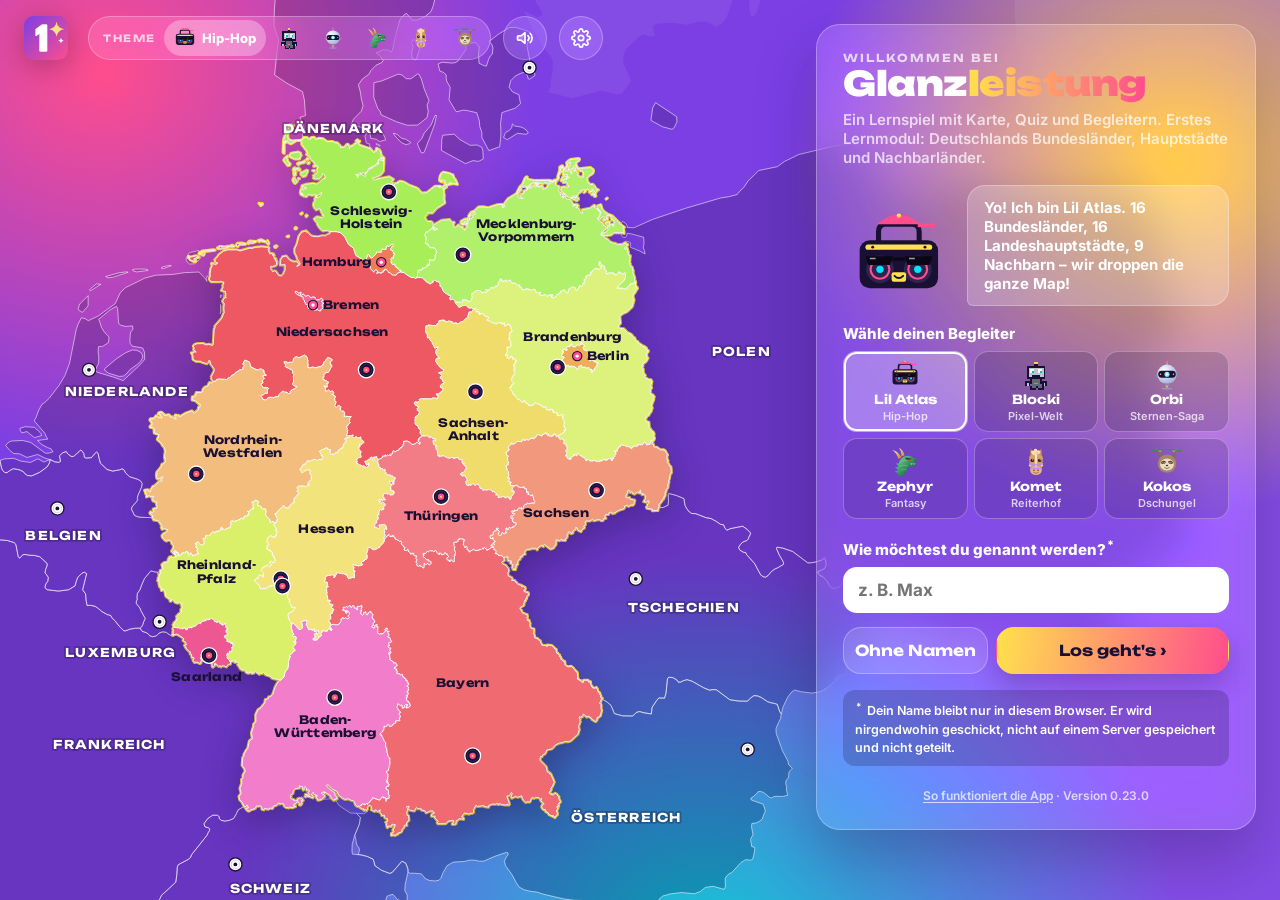
<file: glanzleistung/index.html>
<!doctype html>
<html lang="de" data-theme="beats">
<head>
<meta charset="utf-8">
<meta name="viewport" content="width=device-width, initial-scale=1, maximum-scale=1, user-scalable=no">
<title>Deutschland-Atlas – Glanzleistung</title>
<link rel="icon" type="image/svg+xml" href="./favicon.svg">
<link rel="apple-touch-icon" href="./apple-touch-icon.png">
<meta name="theme-color" content="#2A1F55">
  <script type="module" crossorigin src="./assets/index-CdLgN2Mo.js"></script>
  <link rel="stylesheet" crossorigin href="./assets/index-IJY13WXZ.css">
</head>
<body>
<header>
  <button class="logo" id="home" aria-haspopup="dialog" aria-label="Glanzleistung – deine Lernmodule" data-tip="<b>Glanzleistung</b> – deine Lernmodule"><svg class="dot" viewBox="0 0 150 150" role="img" aria-label="Glanzleistung"><defs><linearGradient id="glh-bg" x1="0" y1="0" x2="1" y2="1"><stop offset="0" stop-color="#7B3FE4"/><stop offset="1" stop-color="#FF4D8D"/></linearGradient></defs><rect width="150" height="150" rx="33" fill="url(#glh-bg)"/><path d="M40.5 45 61.5 30H78v90H54V58.5l-13.5 9Z" fill="#fff" stroke="#fff" stroke-width="3" stroke-linejoin="round"/><path d="M111 19.5Q114.57 41.43 136.5 45Q114.57 48.57 111 70.5Q107.43 48.57 85.5 45Q107.43 41.43 111 19.5Z" fill="#FFE27A"/><path d="M126 75Q127.26 82.74 135 84Q127.26 85.26 126 93Q124.74 85.26 117 84Q124.74 82.74 126 75Z" fill="#fff"/></svg></button>
  <nav class="tswitch glass" id="tswitch" aria-label="Theme wählen"></nav>
  <button class="gearbtn glass" id="soundBtn"></button>
  <button class="gearbtn glass" id="settingsBtn" aria-label="Einstellungen" data-tip="<b>Einstellungen</b> – Name, Sound, Spielstand exportieren/importieren, Daten löschen"><svg viewBox="0 0 24 24" width="20" height="20" fill="none" stroke="currentColor" stroke-width="2" stroke-linecap="round" stroke-linejoin="round" aria-hidden="true"><circle cx="12" cy="12" r="3.2"/><path d="M19.4 15a1.7 1.7 0 0 0 .3 1.8l.1.1a2 2 0 1 1-2.8 2.8l-.1-.1a1.7 1.7 0 0 0-1.8-.3 1.7 1.7 0 0 0-1 1.5V21a2 2 0 1 1-4 0v-.1a1.7 1.7 0 0 0-1.1-1.5 1.7 1.7 0 0 0-1.8.3l-.1.1a2 2 0 1 1-2.8-2.8l.1-.1a1.7 1.7 0 0 0 .3-1.8 1.7 1.7 0 0 0-1.5-1H3a2 2 0 1 1 0-4h.1a1.7 1.7 0 0 0 1.5-1.1 1.7 1.7 0 0 0-.3-1.8l-.1-.1a2 2 0 1 1 2.8-2.8l.1.1a1.7 1.7 0 0 0 1.8.3H9a1.7 1.7 0 0 0 1-1.5V3a2 2 0 1 1 4 0v.1a1.7 1.7 0 0 0 1 1.5 1.7 1.7 0 0 0 1.8-.3l.1-.1a2 2 0 1 1 2.8 2.8l-.1.1a1.7 1.7 0 0 0-.3 1.8V9a1.7 1.7 0 0 0 1.5 1H21a2 2 0 1 1 0 4h-.1a1.7 1.7 0 0 0-1.5 1Z"/></svg></button>
</header>
<aside class="xpcard glass" id="xpCard" hidden></aside>
<svg id="map" xmlns="http://www.w3.org/2000/svg" preserveAspectRatio="xMidYMid meet"></svg>
<aside class="panel glass" id="panel"></aside>
<div class="tooltip" id="tip"></div>
<div id="hintLayer"></div>
<canvas id="confetti"></canvas>
</body>
</html>
</file>
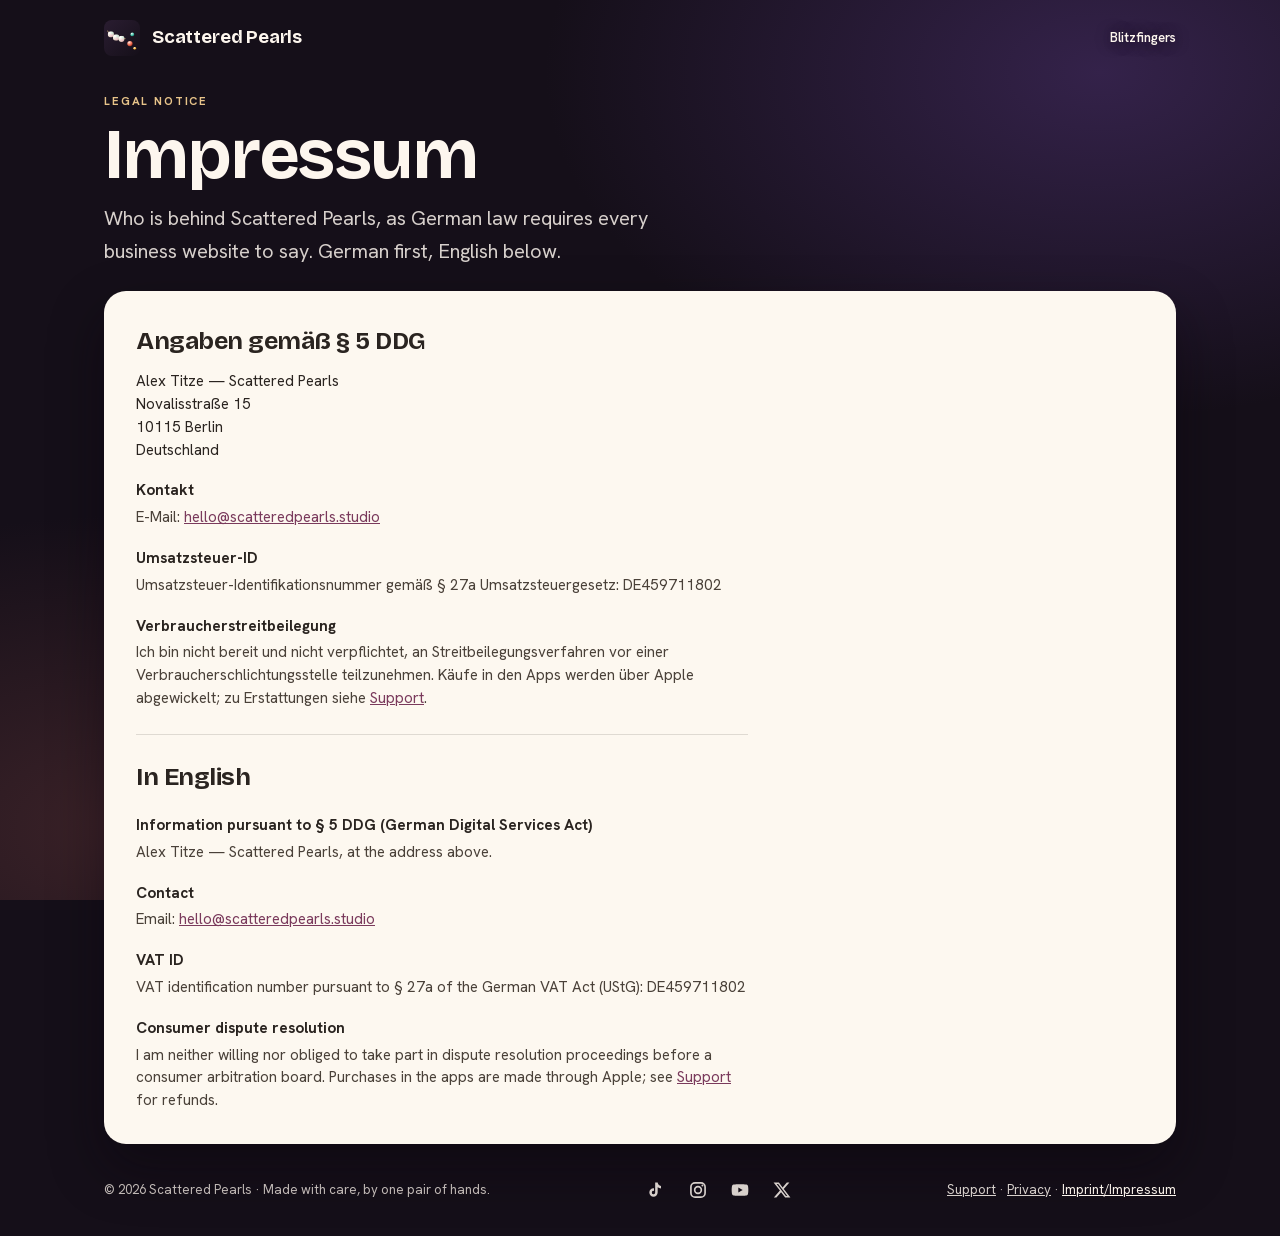
<file: imprint/index.html>
<!doctype html>
<html lang="en" data-surface="brand">
<head>
  <meta charset="utf-8">
  <meta name="viewport" content="width=device-width, initial-scale=1">
  <!-- Kept out of search results (maker, 2026-10-26): a search for the maker's name should not land here. The page stays one click from every page, as the law asks. -->
  <meta name="robots" content="noindex">

  <title>Impressum — Scattered Pearls</title>
  <meta name="description" content="Impressum (legal notice) of Scattered Pearls: who runs this website and the apps, and how to reach them. In German and English.">
  <link rel="canonical" href="https://scatteredpearls.studio/imprint/">
  <meta name="color-scheme" content="dark">
  <meta name="theme-color" content="#150f19">

  <link rel="icon" href="../favicon.ico" sizes="32x32">
  <link rel="icon" type="image/svg+xml" href="../studio-tile.svg">
  <link rel="apple-touch-icon" href="../studio-tile-180.png">

  <!-- Shared design system (vendored from the hub) + the studio text-page frame -->
  <link rel="stylesheet" href="../tokens.css">
  <link rel="stylesheet" href="../base.css">
  <link rel="stylesheet" href="../studio-page.css">
</head>
<body>

  <div class="page">

    <header class="site-head">
      <a class="brand" href="/">
        <img src="../studio-tile.svg" alt="" width="36" height="36">
        <span>Scattered Pearls</span>
      </a>
      <nav class="site-nav" aria-label="Apps"><a href="/blitzfingers/"><span>Blitzfingers</span></a></nav>
    </header>

    <main>
      <div class="intro">
        <span class="eyebrow">Legal notice</span>
        <h1>Impressum</h1>
        <p class="lede">Who is behind Scattered Pearls, as German law requires every business website to
          say. German first, English below.</p>
      </div>

      <article class="sheet">
        <section id="de" lang="de">
          <h2>Angaben gemäß § 5 DDG</h2>
          <address>
            Alex Titze — Scattered Pearls<br>
            Novalisstraße 15<br>
            10115 Berlin<br>
            Deutschland
          </address>

          <h3>Kontakt</h3>
          <p>E-Mail: <a href="mailto:hello@scatteredpearls.studio">hello@scatteredpearls.studio</a></p>

          <h3>Umsatzsteuer-ID</h3>
          <p>Umsatzsteuer-Identifikationsnummer gemäß § 27a Umsatzsteuergesetz: DE459711802</p>


          <h3>Verbraucherstreitbeilegung</h3>
          <p>Ich bin nicht bereit und nicht verpflichtet, an Streitbeilegungsverfahren vor einer
            Verbraucherschlichtungsstelle teilzunehmen. Käufe in den Apps werden über Apple abgewickelt;
            zu Erstattungen siehe <a href="../support/#purchases">Support</a>.</p>
        </section>

        <section id="en">
          <h2>In English</h2>
          <h3>Information pursuant to § 5 DDG (German Digital Services Act)</h3>
          <p>Alex Titze — Scattered Pearls, at the address above.</p>

          <h3>Contact</h3>
          <p>Email: <a href="mailto:hello@scatteredpearls.studio">hello@scatteredpearls.studio</a></p>

          <h3>VAT ID</h3>
          <p>VAT identification number pursuant to § 27a of the German VAT Act (UStG): DE459711802</p>


          <h3>Consumer dispute resolution</h3>
          <p>I am neither willing nor obliged to take part in dispute resolution proceedings before a
            consumer arbitration board. Purchases in the apps are made through Apple; see
            <a href="../support/#purchases">Support</a> for refunds.</p>
        </section>
      </article>
    </main>

    <footer>
      <span>© 2026 Scattered Pearls · Made with care, by one pair of hands.</span>
      <nav class="social" aria-label="Scattered Pearls elsewhere"><a href="https://www.tiktok.com/@scatteredpearlsstudio" target="_blank" rel="me noopener" aria-label="TikTok" title="TikTok"><svg viewBox="0 0 24 24" width="20" height="20" fill="currentColor" aria-hidden="true"><path d="M14 3c.3 2.2 1.7 3.8 4 4.1v3a7 7 0 0 1-4-1.3V15a5 5 0 1 1-5-5h.6v3.1A2 2 0 1 0 11 15V3z"/></svg></a><a href="https://www.instagram.com/scatteredpearlsstudio" target="_blank" rel="me noopener" aria-label="Instagram" title="Instagram"><svg viewBox="0 0 24 24" width="20" height="20" fill="currentColor" aria-hidden="true"><rect x="3.5" y="3.5" width="17" height="17" rx="5" fill="none" stroke="currentColor" stroke-width="2"/><circle cx="12" cy="12" r="4" fill="none" stroke="currentColor" stroke-width="2"/><circle cx="17.3" cy="6.7" r="1.2"/></svg></a><a href="https://www.youtube.com/@scatteredpearlsstudio" target="_blank" rel="me noopener" aria-label="YouTube" title="YouTube"><svg viewBox="0 0 24 24" width="20" height="20" fill="currentColor" aria-hidden="true"><path d="M21.6 7.2a2.6 2.6 0 0 0-1.8-1.8C18.2 5 12 5 12 5s-6.2 0-7.8.4A2.6 2.6 0 0 0 2.4 7.2 27 27 0 0 0 2 12a27 27 0 0 0 .4 4.8 2.6 2.6 0 0 0 1.8 1.8C5.8 19 12 19 12 19s6.2 0 7.8-.4a2.6 2.6 0 0 0 1.8-1.8A27 27 0 0 0 22 12a27 27 0 0 0-.4-4.8zM10 15V9l5.2 3z"/></svg></a><a href="https://x.com/ScatteredPrsStd" target="_blank" rel="me noopener" aria-label="X" title="X"><svg viewBox="0 0 24 24" width="20" height="20" fill="currentColor" aria-hidden="true"><path d="M17.8 3h3.1l-6.8 7.8 8 10.2h-6.3l-4.9-6.4L5.3 21H2.2l7.3-8.3L1.9 3h6.4l4.4 5.9zm-1.1 16.2h1.7L7.4 4.7H5.6z"/></svg></a></nav>
      <nav aria-label="Legal"><a href="/support/">Support</a> · <a href="/privacy/">Privacy</a> · <a href="/imprint/" aria-current="page">Imprint/Impressum</a></nav>
    </footer>

  </div>

</body>
</html>
</file>
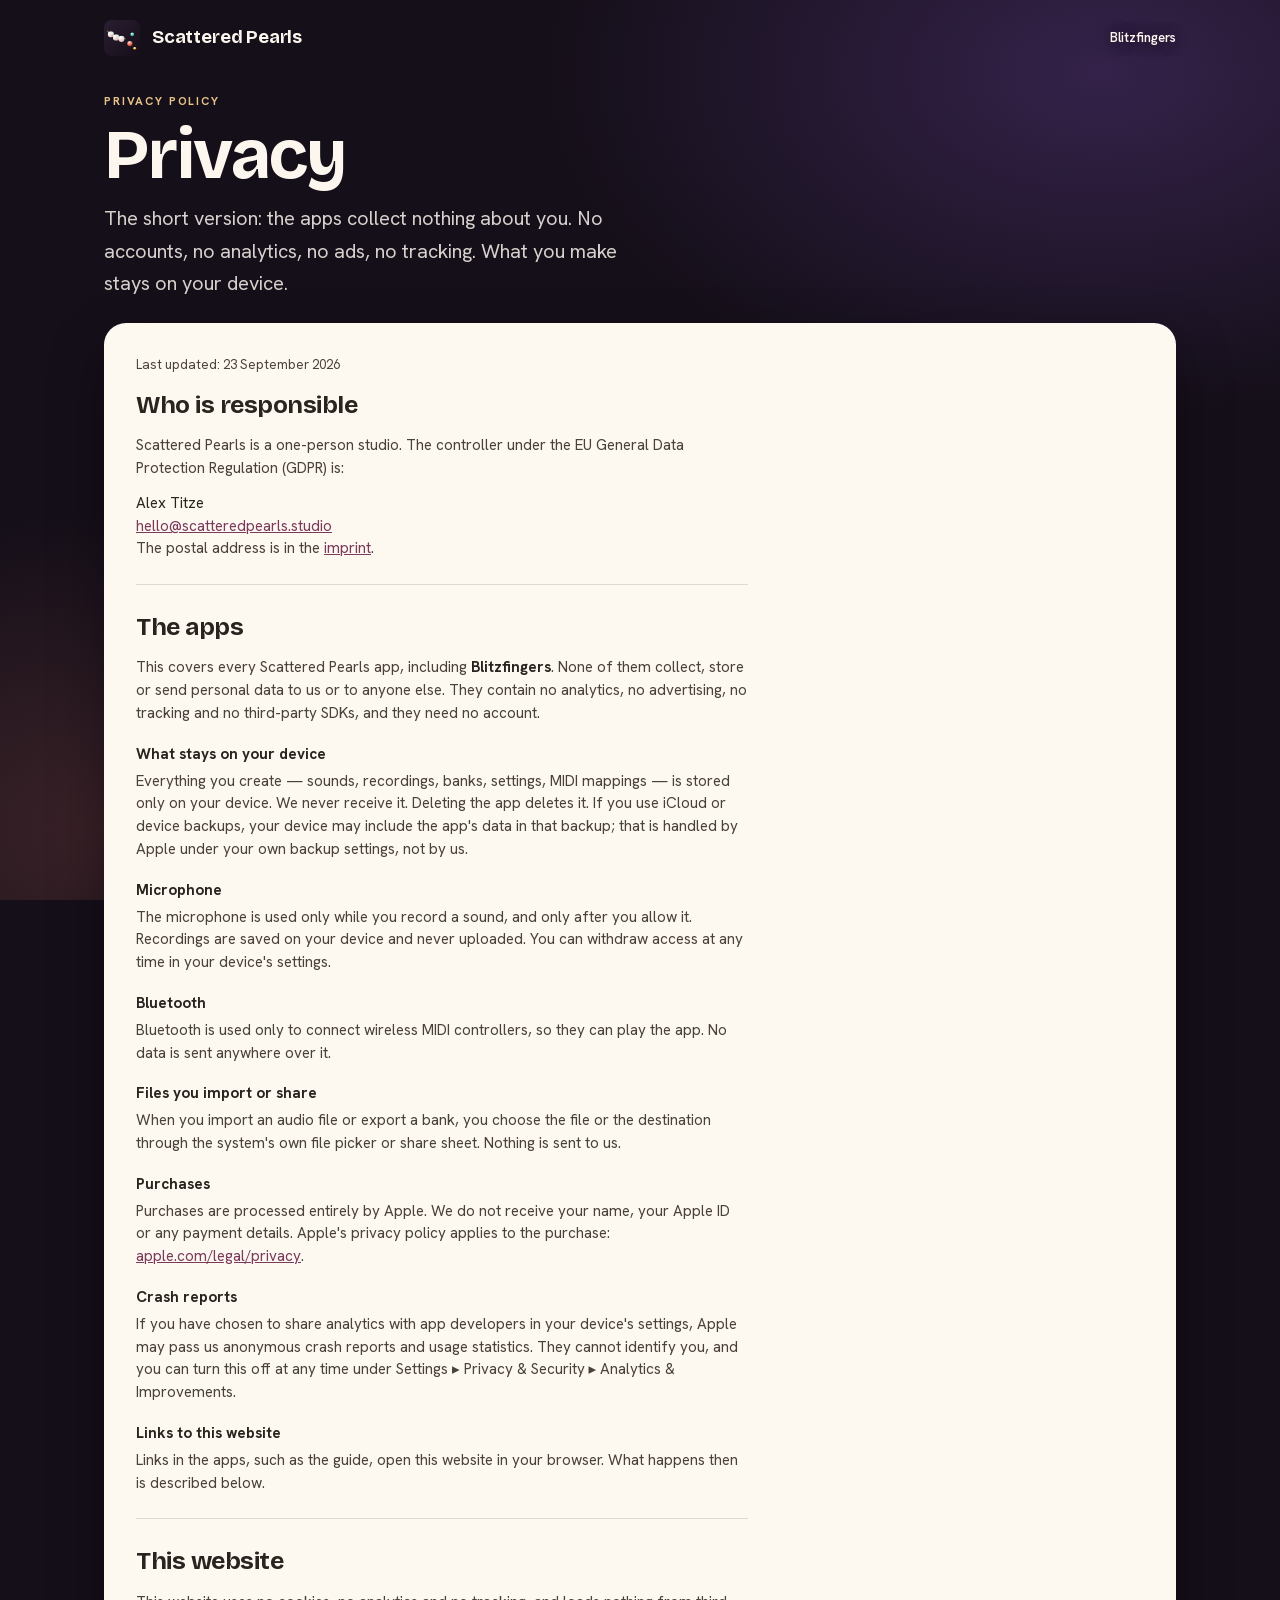
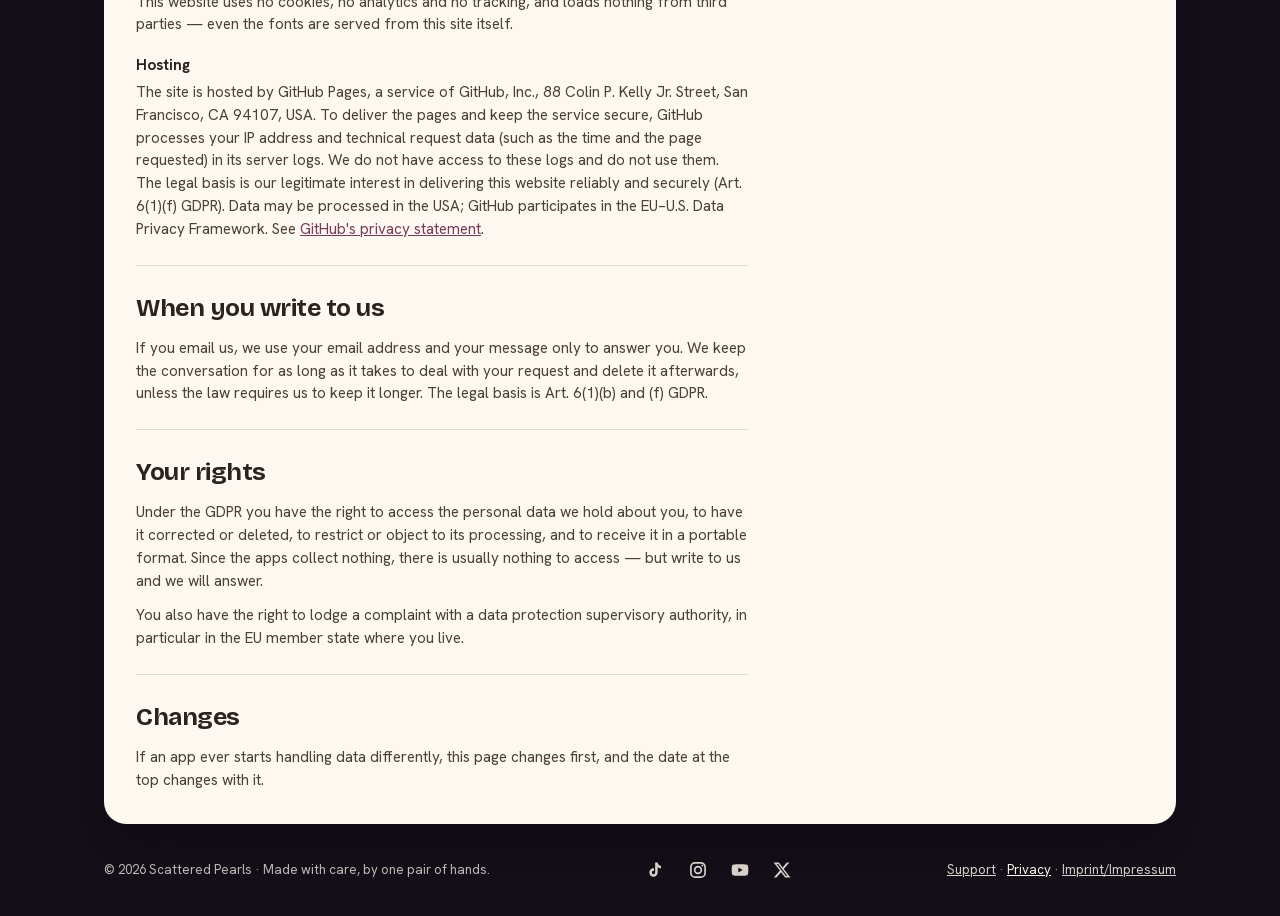
<file: privacy/index.html>
<!doctype html>
<html lang="en" data-surface="brand">
<head>
  <meta charset="utf-8">
  <meta name="viewport" content="width=device-width, initial-scale=1">
  <!-- Kept out of search results (maker, 2026-10-26): a search for the maker's name should not land here. The page stays one click from every page, as the law asks. -->
  <meta name="robots" content="noindex">

  <title>Privacy — Scattered Pearls</title>
  <meta name="description" content="Privacy policy for Scattered Pearls apps and this website. The apps collect no personal data: no accounts, no analytics, no ads, no tracking.">
  <link rel="canonical" href="https://scatteredpearls.studio/privacy/">
  <meta name="color-scheme" content="dark">
  <meta name="theme-color" content="#150f19">

  <link rel="icon" href="../favicon.ico" sizes="32x32">
  <link rel="icon" type="image/svg+xml" href="../studio-tile.svg">
  <link rel="apple-touch-icon" href="../studio-tile-180.png">

  <!-- Shared design system (vendored from the hub) + the studio text-page frame -->
  <link rel="stylesheet" href="../tokens.css">
  <link rel="stylesheet" href="../base.css">
  <link rel="stylesheet" href="../studio-page.css">
</head>
<body>

  <div class="page">

    <header class="site-head">
      <a class="brand" href="/">
        <img src="../studio-tile.svg" alt="" width="36" height="36">
        <span>Scattered Pearls</span>
      </a>
      <nav class="site-nav" aria-label="Apps"><a href="/blitzfingers/"><span>Blitzfingers</span></a></nav>
    </header>

    <main>
      <div class="intro">
        <span class="eyebrow">Privacy policy</span>
        <h1>Privacy</h1>
        <p class="lede">The short version: the apps collect nothing about you. No accounts, no analytics, no
          ads, no tracking. What you make stays on your device.</p>
      </div>

      <article class="sheet">
        <p class="updated">Last updated: 23 September 2026</p>

        <section id="who">
          <h2>Who is responsible</h2>
          <p>Scattered Pearls is a one-person studio. The controller under the EU General Data Protection
            Regulation (GDPR) is:</p>
          <address>
            Alex Titze<br>
            <a href="mailto:hello@scatteredpearls.studio">hello@scatteredpearls.studio</a>
          </address>
          <p>The postal address is in the <a href="../imprint/">imprint</a>.</p>
        </section>

        <section id="apps">
          <h2>The apps</h2>
          <p>This covers every Scattered Pearls app, including <strong>Blitzfingers</strong>. None of them
            collect, store or send personal data to us or to anyone else. They contain no analytics, no
            advertising, no tracking and no third-party SDKs, and they need no account.</p>

          <h3>What stays on your device</h3>
          <p>Everything you create — sounds, recordings, banks, settings, MIDI mappings — is stored only on
            your device. We never receive it. Deleting the app deletes it. If you use iCloud or device
            backups, your device may include the app's data in that backup; that is handled by Apple under
            your own backup settings, not by us.</p>

          <h3>Microphone</h3>
          <p>The microphone is used only while you record a sound, and only after you allow it. Recordings
            are saved on your device and never uploaded. You can withdraw access at any time in your
            device's settings.</p>

          <h3>Bluetooth</h3>
          <p>Bluetooth is used only to connect wireless MIDI controllers, so they can play the app. No data
            is sent anywhere over it.</p>

          <h3>Files you import or share</h3>
          <p>When you import an audio file or export a bank, you choose the file or the destination through
            the system's own file picker or share sheet. Nothing is sent to us.</p>

          <h3>Purchases</h3>
          <p>Purchases are processed entirely by Apple. We do not receive your name, your Apple ID or any
            payment details. Apple's privacy policy applies to the purchase:
            <a href="https://www.apple.com/legal/privacy/">apple.com/legal/privacy</a>.</p>

          <h3>Crash reports</h3>
          <p>If you have chosen to share analytics with app developers in your device's settings, Apple may
            pass us anonymous crash reports and usage statistics. They cannot identify you, and you can turn
            this off at any time under Settings ▸ Privacy &amp; Security ▸ Analytics &amp; Improvements.</p>

          <h3>Links to this website</h3>
          <p>Links in the apps, such as the guide, open this website in your browser. What happens then is
            described below.</p>
        </section>

        <section id="website">
          <h2>This website</h2>
          <p>This website uses no cookies, no analytics and no tracking, and loads nothing from third
            parties — even the fonts are served from this site itself.</p>

          <h3>Hosting</h3>
          <p>The site is hosted by GitHub Pages, a service of GitHub, Inc., 88 Colin P. Kelly Jr. Street,
            San Francisco, CA 94107, USA. To deliver the pages and keep the service secure, GitHub processes
            your IP address and technical request data (such as the time and the page requested) in its
            server logs. We do not have access to these logs and do not use them. The legal basis is our
            legitimate interest in delivering this website reliably and securely (Art. 6(1)(f) GDPR). Data
            may be processed in the USA; GitHub participates in the EU–U.S. Data Privacy Framework. See
            <a href="https://docs.github.com/en/site-policy/privacy-policies/github-general-privacy-statement">GitHub's
            privacy statement</a>.</p>
        </section>

        <section id="contact">
          <h2>When you write to us</h2>
          <p>If you email us, we use your email address and your message only to answer you. We keep the
            conversation for as long as it takes to deal with your request and delete it afterwards, unless
            the law requires us to keep it longer. The legal basis is Art. 6(1)(b) and (f) GDPR.</p>
        </section>

        <section id="rights">
          <h2>Your rights</h2>
          <p>Under the GDPR you have the right to access the personal data we hold about you, to have it
            corrected or deleted, to restrict or object to its processing, and to receive it in a portable
            format. Since the apps collect nothing, there is usually nothing to access — but write to us and
            we will answer.</p>
          <p>You also have the right to lodge a complaint with a data protection supervisory authority, in
            particular in the EU member state where you live.</p>
        </section>

        <section id="changes">
          <h2>Changes</h2>
          <p>If an app ever starts handling data differently, this page changes first, and the date at the
            top changes with it.</p>
        </section>
      </article>
    </main>

    <footer>
      <span>© 2026 Scattered Pearls · Made with care, by one pair of hands.</span>
      <nav class="social" aria-label="Scattered Pearls elsewhere"><a href="https://www.tiktok.com/@scatteredpearlsstudio" target="_blank" rel="me noopener" aria-label="TikTok" title="TikTok"><svg viewBox="0 0 24 24" width="20" height="20" fill="currentColor" aria-hidden="true"><path d="M14 3c.3 2.2 1.7 3.8 4 4.1v3a7 7 0 0 1-4-1.3V15a5 5 0 1 1-5-5h.6v3.1A2 2 0 1 0 11 15V3z"/></svg></a><a href="https://www.instagram.com/scatteredpearlsstudio" target="_blank" rel="me noopener" aria-label="Instagram" title="Instagram"><svg viewBox="0 0 24 24" width="20" height="20" fill="currentColor" aria-hidden="true"><rect x="3.5" y="3.5" width="17" height="17" rx="5" fill="none" stroke="currentColor" stroke-width="2"/><circle cx="12" cy="12" r="4" fill="none" stroke="currentColor" stroke-width="2"/><circle cx="17.3" cy="6.7" r="1.2"/></svg></a><a href="https://www.youtube.com/@scatteredpearlsstudio" target="_blank" rel="me noopener" aria-label="YouTube" title="YouTube"><svg viewBox="0 0 24 24" width="20" height="20" fill="currentColor" aria-hidden="true"><path d="M21.6 7.2a2.6 2.6 0 0 0-1.8-1.8C18.2 5 12 5 12 5s-6.2 0-7.8.4A2.6 2.6 0 0 0 2.4 7.2 27 27 0 0 0 2 12a27 27 0 0 0 .4 4.8 2.6 2.6 0 0 0 1.8 1.8C5.8 19 12 19 12 19s6.2 0 7.8-.4a2.6 2.6 0 0 0 1.8-1.8A27 27 0 0 0 22 12a27 27 0 0 0-.4-4.8zM10 15V9l5.2 3z"/></svg></a><a href="https://x.com/ScatteredPrsStd" target="_blank" rel="me noopener" aria-label="X" title="X"><svg viewBox="0 0 24 24" width="20" height="20" fill="currentColor" aria-hidden="true"><path d="M17.8 3h3.1l-6.8 7.8 8 10.2h-6.3l-4.9-6.4L5.3 21H2.2l7.3-8.3L1.9 3h6.4l4.4 5.9zm-1.1 16.2h1.7L7.4 4.7H5.6z"/></svg></a></nav>
      <nav aria-label="Legal"><a href="/support/">Support</a> · <a href="/privacy/" aria-current="page">Privacy</a> · <a href="/imprint/">Imprint/Impressum</a></nav>
    </footer>

  </div>

</body>
</html>
</file>
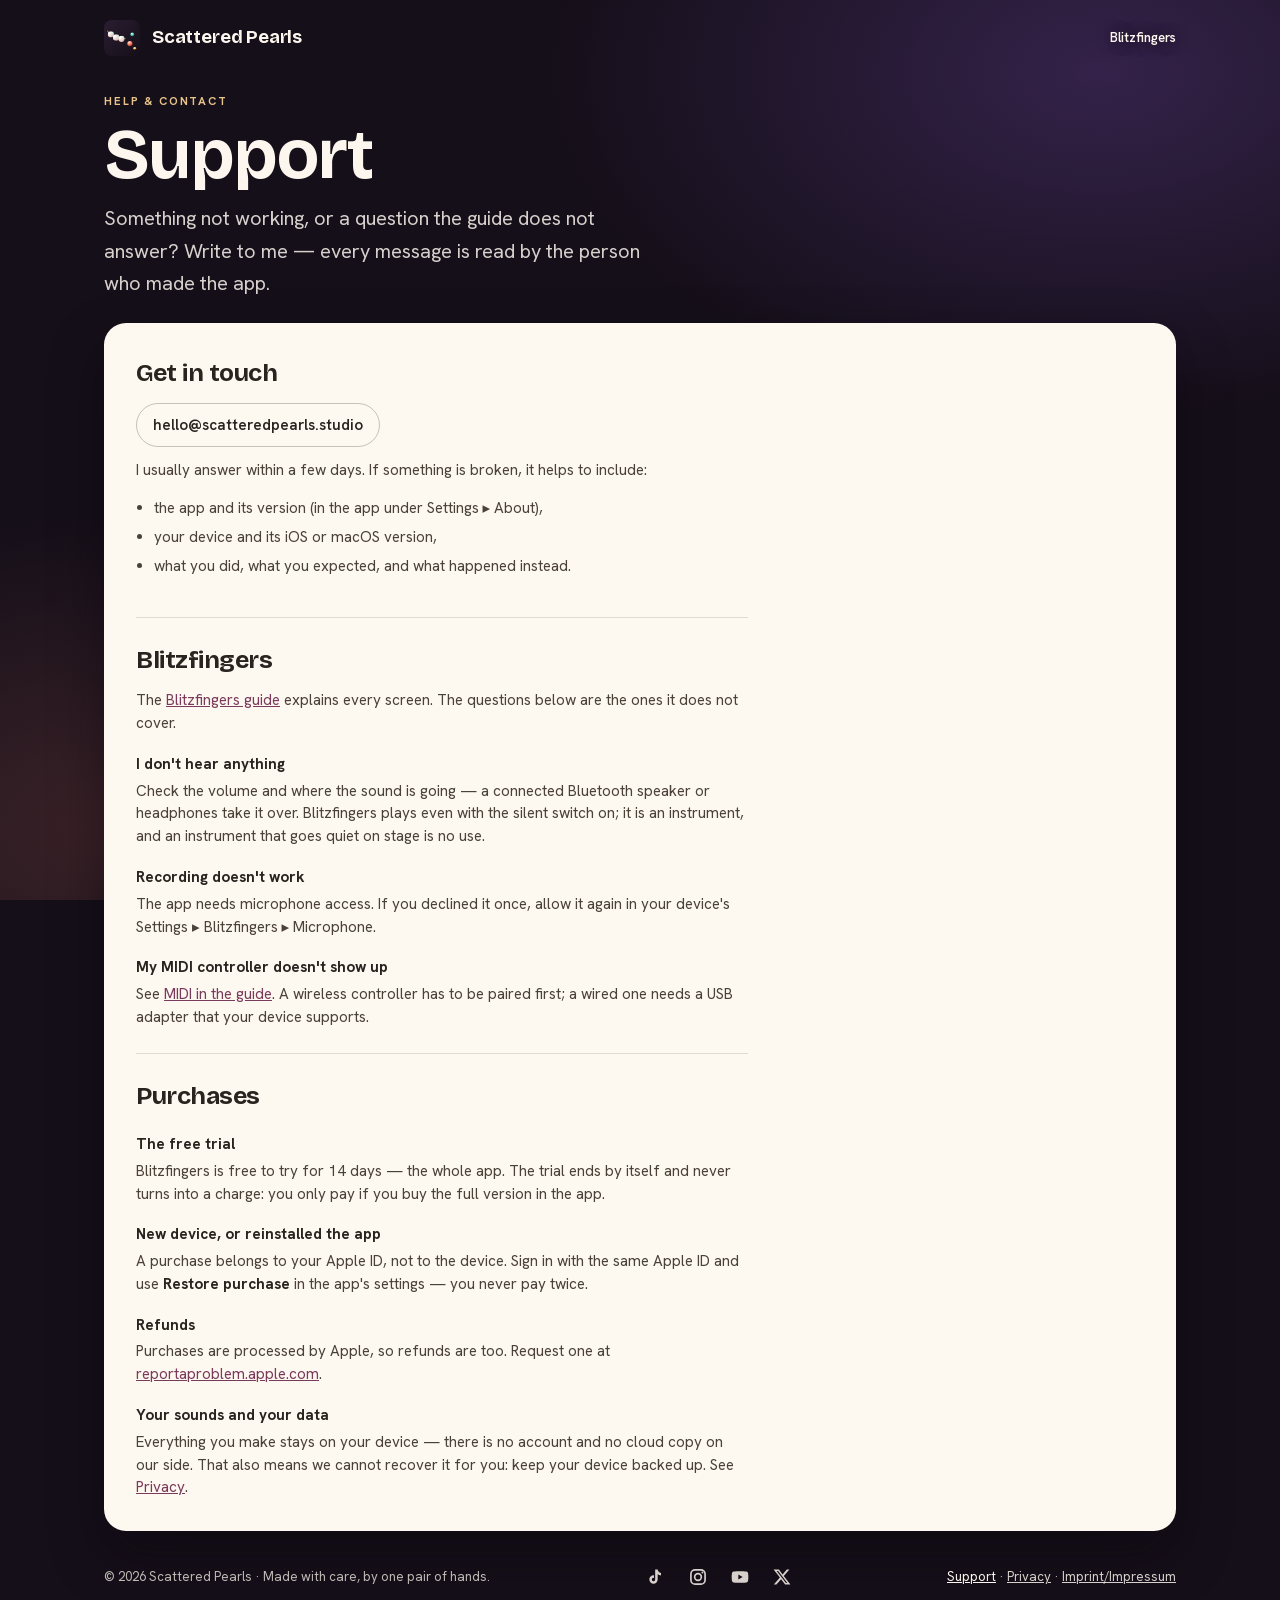
<file: support/index.html>
<!doctype html>
<html lang="en" data-surface="brand">
<head>
  <meta charset="utf-8">
  <meta name="viewport" content="width=device-width, initial-scale=1">

  <title>Support — Scattered Pearls</title>
  <meta name="description" content="Help with Scattered Pearls apps: how to get in touch, restoring a purchase, refunds, and answers to common questions.">
  <link rel="canonical" href="https://scatteredpearls.studio/support/">
  <meta name="color-scheme" content="dark">
  <meta name="theme-color" content="#150f19">

  <link rel="icon" href="../favicon.ico" sizes="32x32">
  <link rel="icon" type="image/svg+xml" href="../studio-tile.svg">
  <link rel="apple-touch-icon" href="../studio-tile-180.png">

  <!-- Shared design system (vendored from the hub) + the studio text-page frame -->
  <link rel="stylesheet" href="../tokens.css">
  <link rel="stylesheet" href="../base.css">
  <link rel="stylesheet" href="../studio-page.css">
</head>
<body>

  <div class="page">

    <header class="site-head">
      <a class="brand" href="/">
        <img src="../studio-tile.svg" alt="" width="36" height="36">
        <span>Scattered Pearls</span>
      </a>
      <nav class="site-nav" aria-label="Apps"><a href="/blitzfingers/"><span>Blitzfingers</span></a></nav>
    </header>

    <main>
      <div class="intro">
        <span class="eyebrow">Help &amp; contact</span>
        <h1>Support</h1>
        <p class="lede">Something not working, or a question the guide does not answer? Write to me — every
          message is read by the person who made the app.</p>
      </div>

      <article class="sheet">
        <section id="contact">
          <h2>Get in touch</h2>
          <p><a class="mail" href="mailto:hello@scatteredpearls.studio">hello@scatteredpearls.studio</a></p>
          <p>I usually answer within a few days. If something is broken, it helps to include:</p>
          <ul>
            <li>the app and its version (in the app under Settings ▸ About),</li>
            <li>your device and its iOS or macOS version,</li>
            <li>what you did, what you expected, and what happened instead.</li>
          </ul>
        </section>

        <section id="blitzfingers">
          <h2>Blitzfingers</h2>
          <p>The <a href="../blitzfingers/guide/">Blitzfingers guide</a> explains every screen. The questions
            below are the ones it does not cover.</p>

          <h3>I don't hear anything</h3>
          <p>Check the volume and where the sound is going — a connected Bluetooth speaker or headphones take
            it over. Blitzfingers plays even with the silent switch on; it is an instrument, and an
            instrument that goes quiet on stage is no use.</p>

          <h3>Recording doesn't work</h3>
          <p>The app needs microphone access. If you declined it once, allow it again in your device's
            Settings ▸ Blitzfingers ▸ Microphone.</p>

          <h3>My MIDI controller doesn't show up</h3>
          <p>See <a href="../blitzfingers/guide/#midi">MIDI in the guide</a>. A wireless controller has to be
            paired first; a wired one needs a USB adapter that your device supports.</p>
        </section>

        <section id="purchases">
          <h2>Purchases</h2>

          <h3>The free trial</h3>
          <p>Blitzfingers is free to try for 14 days — the whole app. The trial ends by itself and never
            turns into a charge: you only pay if you buy the full version in the app.</p>

          <h3>New device, or reinstalled the app</h3>
          <p>A purchase belongs to your Apple ID, not to the device. Sign in with the same Apple ID and use
            <strong>Restore purchase</strong> in the app's settings — you never pay twice.</p>

          <h3>Refunds</h3>
          <p>Purchases are processed by Apple, so refunds are too. Request one at
            <a href="https://reportaproblem.apple.com/">reportaproblem.apple.com</a>.</p>

          <h3>Your sounds and your data</h3>
          <p>Everything you make stays on your device — there is no account and no cloud copy on our side.
            That also means we cannot recover it for you: keep your device backed up. See
            <a href="../privacy/">Privacy</a>.</p>
        </section>
      </article>
    </main>

    <footer>
      <span>© 2026 Scattered Pearls · Made with care, by one pair of hands.</span>
      <nav class="social" aria-label="Scattered Pearls elsewhere"><a href="https://www.tiktok.com/@scatteredpearlsstudio" target="_blank" rel="me noopener" aria-label="TikTok" title="TikTok"><svg viewBox="0 0 24 24" width="20" height="20" fill="currentColor" aria-hidden="true"><path d="M14 3c.3 2.2 1.7 3.8 4 4.1v3a7 7 0 0 1-4-1.3V15a5 5 0 1 1-5-5h.6v3.1A2 2 0 1 0 11 15V3z"/></svg></a><a href="https://www.instagram.com/scatteredpearlsstudio" target="_blank" rel="me noopener" aria-label="Instagram" title="Instagram"><svg viewBox="0 0 24 24" width="20" height="20" fill="currentColor" aria-hidden="true"><rect x="3.5" y="3.5" width="17" height="17" rx="5" fill="none" stroke="currentColor" stroke-width="2"/><circle cx="12" cy="12" r="4" fill="none" stroke="currentColor" stroke-width="2"/><circle cx="17.3" cy="6.7" r="1.2"/></svg></a><a href="https://www.youtube.com/@scatteredpearlsstudio" target="_blank" rel="me noopener" aria-label="YouTube" title="YouTube"><svg viewBox="0 0 24 24" width="20" height="20" fill="currentColor" aria-hidden="true"><path d="M21.6 7.2a2.6 2.6 0 0 0-1.8-1.8C18.2 5 12 5 12 5s-6.2 0-7.8.4A2.6 2.6 0 0 0 2.4 7.2 27 27 0 0 0 2 12a27 27 0 0 0 .4 4.8 2.6 2.6 0 0 0 1.8 1.8C5.8 19 12 19 12 19s6.2 0 7.8-.4a2.6 2.6 0 0 0 1.8-1.8A27 27 0 0 0 22 12a27 27 0 0 0-.4-4.8zM10 15V9l5.2 3z"/></svg></a><a href="https://x.com/ScatteredPrsStd" target="_blank" rel="me noopener" aria-label="X" title="X"><svg viewBox="0 0 24 24" width="20" height="20" fill="currentColor" aria-hidden="true"><path d="M17.8 3h3.1l-6.8 7.8 8 10.2h-6.3l-4.9-6.4L5.3 21H2.2l7.3-8.3L1.9 3h6.4l4.4 5.9zm-1.1 16.2h1.7L7.4 4.7H5.6z"/></svg></a></nav>
      <nav aria-label="Legal"><a href="/support/" aria-current="page">Support</a> · <a href="/privacy/">Privacy</a> · <a href="/imprint/">Imprint/Impressum</a></nav>
    </footer>

  </div>

</body>
</html>
</file>
<file: tokens.css>
/* Scattered Pearls — design tokens (source of truth).
   Three layers:
     Foundation  — theme-agnostic scales (type, space, radii, motion) on :root.
     Theme       — light (warm) is the default; dark follows the OS via
                   prefers-color-scheme, or is forced with [data-theme="dark"].
                   [data-theme="warm"|"light"] forces light.
     Semantic    — the slots components consume (--surface-*, --text, --accent,
                   --pad-*, …). Components reference ONLY these slots (plus the
                   documented --sp-* type/space/radii scales) — never raw theme
                   colours — so a theme swap re-skins an app without code changes.
   Colour choices meet WCAG AA (see contrast notes). */

:root {
  /* ── Foundation · scales (theme-agnostic) ── */
  --sp-font-display: "Bricolage Grotesque", ui-sans-serif, system-ui, sans-serif;
  --sp-font-body:    "Hanken Grotesk", ui-sans-serif, system-ui, sans-serif;

  --sp-text-xs:   0.72rem;
  --sp-text-sm:   0.82rem;
  --sp-text-md:   0.95rem;   /* base */
  --sp-text-lg:   1.15rem;
  --sp-text-xl:   1.55rem;
  --sp-text-2xl:  2.20rem;
  --sp-text-3xl:  3.40rem;

  --sp-weight-regular:  400;
  --sp-weight-medium:   500;
  --sp-weight-semibold: 600;
  --sp-weight-bold:     700;
  --sp-weight-black:    800;

  --sp-leading-tight:  1.05;
  --sp-leading-snug:   1.20;
  --sp-leading-normal: 1.50;

  --sp-tracking-label: 0.16em;
  --sp-tracking-tight: -0.01em;

  --sp-space-1: 4px;  --sp-space-2: 8px;  --sp-space-3: 12px; --sp-space-4: 16px;
  --sp-space-5: 24px; --sp-space-6: 32px; --sp-space-7: 48px; --sp-space-8: 64px;

  --sp-radius-sm: 8px; --sp-radius-md: 14px; --sp-radius-lg: 18px;
  --sp-radius-xl: 22px; --sp-radius-pill: 999px;

  --sp-ease: cubic-bezier(.2, .7, .3, 1);
  --sp-dur-fast: 0.12s; --sp-dur-base: 0.20s;

  /* ── Theme · light (warm) — default appearance ── */
  --sp-paper:        #f6f1e9;
  --sp-surface:      #fffdf9;
  --sp-surface-2:    #efe8dc;
  --sp-ink:          #2a2420;
  --sp-ink-soft:     #4a4139;
  --sp-muted:        #736a5e;   /* 4.7:1 on paper, 5.2:1 on surface */
  --sp-line:         rgba(42, 36, 32, .09);
  --sp-line-strong:  rgba(42, 36, 32, .16);

  --sp-shadow-1: 0 1px 2px rgba(42, 36, 32, .05);
  --sp-shadow-2: 0 2px 6px rgba(42, 36, 32, .06);
  --sp-shadow-3: 0 14px 34px rgba(42, 36, 32, .08);

  --sp-accent:          #6d4fc0;   /* purple (Blitzfingers primary) — white text 5.95:1 */
  --sp-accent-strong:   #5a3fb0;   /* gradient dark end; white text 7.6:1 */
  --sp-accent-2:        #22796d;   /* deep teal — secondary chrome; white text 5.2:1 */
  --sp-accent-2-strong: #1a6255;
  --sp-highlight:       #ffd23f;   /* yellow bolt — highlight only (not text/fills; poor contrast) */
  --sp-danger-color:    #c8372a;   /* red — destructive only; text 5.1:1 on surface */
  --sp-accent-soft:     rgba(109, 79, 192, .14);
  --sp-accent-2-soft:   rgba(34, 121, 109, .16);
  --sp-danger-soft:     rgba(200, 55, 42, .12);

  /* Per-sound identity palette — jewel tones (same family as the studio pearls).
     Colour is a usability aid: each sound keeps its own hue so the eye finds it
     fast. Every colour passes white text ≥4.5:1 (used at full strength on an
     active pad); idle pads mix it ~16% into the surface, so theme text carries.
     The loop/one-shot split is carried by label + glyph, not by colour. */
  --sp-pad-coral:  #c53f36;
  --sp-pad-amber:  #8f6412;
  --sp-pad-green:  #3f7d3a;
  --sp-pad-teal:   #1f8477;
  --sp-pad-blue:   #3a5bc7;
  --sp-pad-purple: #6d4fc0;
  --sp-pad-rose:   #b23a6a;
  --sp-pad-slate:  #566173;

  --sp-key-bg:      rgba(42, 36, 32, .10);
  --sp-vol-track:   rgba(42, 36, 32, .12);
  --sp-vol-fill:    rgba(42, 36, 32, .45);
  --sp-sheet-shadow: 0 -8px 30px rgba(42, 36, 32, .18);

  /* ── Semantic slots (theme-agnostic mappings — the app's contract) ── */
  --surface-0:     var(--sp-paper);
  --surface-1:     var(--sp-surface);
  --surface-2:     var(--sp-surface-2);
  --text:          var(--sp-ink);
  --text-soft:     var(--sp-ink-soft);
  --text-muted:    var(--sp-muted);
  --border:        var(--sp-line);
  --border-strong: var(--sp-line-strong);

  --accent:        var(--sp-accent);
  --accent-text:   #6d4fc0;   /* accent AS ink (light) — 5.86 / 5.29 / 4.89 on paper/surface/surface-2 */
  --accent-2:      var(--sp-accent-2);
  --on-accent:     #ffffff;
  --accent-soft:   var(--sp-accent-soft);
  --accent-2-soft: var(--sp-accent-2-soft);
  --danger:        var(--sp-danger-color);
  --danger-soft:   var(--sp-danger-soft);
  --focus-ring:    rgba(109, 79, 192, .6);

  --radius-control: var(--sp-radius-md);
  --radius-pad:     var(--sp-radius-lg);
  --radius-sheet:   var(--sp-radius-xl);

  --font-display:   var(--sp-font-display);
  --font-body:      var(--sp-font-body);

  /* Sound pads */
  --pad-bg:               var(--sp-surface-2);
  --pad-text:             var(--sp-ink-soft);
  --pad-border:           var(--sp-line);
  --pad-loop-active-bg:   linear-gradient(160deg, var(--sp-accent), var(--sp-accent-strong));
  --pad-shot-active-bg:   linear-gradient(160deg, var(--sp-accent-2), var(--sp-accent-2-strong));
  --pad-active-text:      var(--on-accent);
  --pad-active-shadow:    0 8px 22px rgba(90, 63, 176, .30);
  --pad-active-ring:      0 0 0 2px var(--focus-ring), 0 8px 26px rgba(90, 63, 176, .38);
  --pad-add-border:       1px dashed var(--sp-line-strong);

  /* Keycaps, volume indicator, sheet elevation */
  --key-bg:         var(--sp-key-bg);
  --key-active-bg:  rgba(255, 255, 255, .22);
  --vol-track:      var(--sp-vol-track);
  --vol-fill:       var(--sp-vol-fill);
  --sheet-shadow:   var(--sp-sheet-shadow);
}

/* ── Theme · dark ──────────────────────────────────────────────────────
   Overrides the raw theme colours; the semantic slots above follow. Applies
   when the OS is dark (unless a light theme is forced) and when [data-theme="dark"]
   is set. Accents stay the deep purple (white text still passes on dark). */
@media (prefers-color-scheme: dark) {
  :root:not([data-theme="warm"]):not([data-theme="light"]) {
    --sp-paper:        #17151b;
    --sp-surface:      #201d26;
    --sp-surface-2:    #2a2531;
    --sp-ink:          #f1ede6;
    --sp-ink-soft:     #cfc7bb;
    --sp-muted:        #a49a8d;
    --sp-danger-color: #ef9a8f;   /* soft red — readable on dark (7.7:1) */
    --sp-danger-soft:  rgba(239, 154, 143, .16);
    --sp-line:         rgba(255, 255, 255, .10);
    --sp-line-strong:  rgba(255, 255, 255, .18);
    --sp-shadow-1: 0 1px 2px rgba(0, 0, 0, .40);
    --sp-shadow-2: 0 2px 8px rgba(0, 0, 0, .50);
    --sp-shadow-3: 0 14px 34px rgba(0, 0, 0, .55);
    --sp-key-bg:       rgba(255, 255, 255, .14);
    --sp-vol-track:    rgba(255, 255, 255, .12);
    --sp-vol-fill:     rgba(255, 255, 255, .50);
    --sp-sheet-shadow: 0 -8px 30px rgba(0, 0, 0, .55);
    --accent-text:     #9e8ae0;   /* accent AS ink (dark) — 6.18 / 5.66 / 5.09; = focus-ring rgba(158,138,224,.95) */
  }
}
[data-theme="dark"] {
  --sp-paper:        #17151b;
  --sp-surface:      #201d26;
  --sp-surface-2:    #2a2531;
  --sp-ink:          #f1ede6;
  --sp-ink-soft:     #cfc7bb;
  --sp-muted:        #a49a8d;
  --sp-danger-color: #ef9a8f;   /* soft red — readable on dark (7.7:1) */
  --sp-danger-soft:  rgba(239, 154, 143, .16);
  --sp-line:         rgba(255, 255, 255, .10);
  --sp-line-strong:  rgba(255, 255, 255, .18);
  --sp-shadow-1: 0 1px 2px rgba(0, 0, 0, .40);
  --sp-shadow-2: 0 2px 8px rgba(0, 0, 0, .50);
  --sp-shadow-3: 0 14px 34px rgba(0, 0, 0, .55);
  --sp-key-bg:       rgba(255, 255, 255, .14);
  --sp-vol-track:    rgba(255, 255, 255, .12);
  --sp-vol-fill:     rgba(255, 255, 255, .50);
  --sp-sheet-shadow: 0 -8px 30px rgba(0, 0, 0, .55);
  --accent-text:     #9e8ae0;   /* accent AS ink (dark) — 6.18 / 5.66 / 5.09; = focus-ring rgba(158,138,224,.95) */
}

/* ── Increase Contrast (maps to iOS "Increase Contrast" / Android high contrast) ──────
   Drops the muted step to full body text, strengthens borders and the focus ring.
   Scoped per theme so it composes with the light/dark blocks above. */
@media (prefers-contrast: more) {
  :root:not([data-theme="dark"]) {                 /* light (auto or forced) */
    --sp-muted:       var(--sp-ink-soft);
    --sp-line:        rgba(42, 36, 32, .28);
    --sp-line-strong: rgba(42, 36, 32, .5);
    --focus-ring:     rgba(90, 63, 176, .9);
  }
  [data-theme="dark"] {                            /* forced dark */
    --sp-muted:       var(--sp-ink-soft);
    --sp-line:        rgba(255, 255, 255, .30);
    --sp-line-strong: rgba(255, 255, 255, .5);
    --focus-ring:     rgba(158, 138, 224, .95);
  }
}
@media (prefers-color-scheme: dark) and (prefers-contrast: more) {
  :root:not([data-theme="warm"]):not([data-theme="light"]) {   /* dark (auto) — wins on specificity */
    --sp-muted:       var(--sp-ink-soft);
    --sp-line:        rgba(255, 255, 255, .30);
    --sp-line-strong: rgba(255, 255, 255, .5);
    --focus-ring:     rgba(158, 138, 224, .95);
  }
}

/* ── Brand surface — the studio marketing ground ───────────────────────────
   A third surface, distinct from the app's light/dark paper/ink themes: one
   fixed branded ground (ink, nacre pearls, a gold thread) for the studio website
   and future app landing pages. Theme-agnostic on purpose — it does NOT follow
   prefers-color-scheme; it is always this dark ground. Opt in with
   data-surface="brand" on <html>. It uses its own token names, so it never
   collides with the app theme slots above (a page consuming it also keeps the
   type/space/radius scales from :root). Contrast on --sp-ground: --sp-on-ground
   17.6:1, --sp-eyebrow 11.4:1, --sp-on-ground-2 passes AA for body. Plum until
   2026-10-17, ink since — with the strand mark (see DECISIONS.md). */
[data-surface="brand"] {
  color-scheme: dark;

  --sp-ground:       #150f19;   /* ink — near-black with a violet cast */
  --sp-ground-warm:  #3b2228;   /* lower-left field, a warm glow */
  --sp-ground-rose:  #34224a;   /* upper-right field, a violet glow */
  --sp-on-ground:    #fdf6ee;   /* cream — 17.6:1 on the base */
  --sp-on-ground-2:  rgba(253, 246, 238, .84);   /* body copy — passes AA */
  --sp-on-ground-3:  rgba(253, 246, 238, .74);   /* footer */
  --sp-eyebrow:      #e8c48a;   /* the gold of the thread — 11.4:1 on the base */
  --sp-card:         #fdf8f0;   /* the cream card */
  --sp-card-ink:     #2a2420;
  --sp-card-ink-2:   #4a4139;
  --sp-card-muted:   #736a5e;
  --sp-card-link:    #7a3a5c;   /* a link on the cream card — 7.7:1 */
}
</file>
<file: base.css>
/* Scattered Pearls — platform hardening for web-in-native-shell (Capacitor / WKWebView)
   plus baseline accessibility. Vendor alongside tokens.css and link it AFTER tokens.css.
   App components keep their own styles; this only sets platform-safe defaults. */

/* Don't let iOS silently re-scale text (the layout autosizer). */
html { -webkit-text-size-adjust: 100%; text-size-adjust: 100%; }

/* Dynamic Type: text should track the system "Larger Text" setting. On Apple platforms
   `-apple-system-body` resolves to the user's Dynamic Type body size, so our rem-based type
   scale (tokens are in rem) follows it. Elsewhere the value is invalid and ignored, so the
   root stays 16px. Brand fonts are preserved: only the SIZE comes from the system here —
   body/components set their own font-family, which descendants inherit. */
:root { font: -apple-system-body; }

/* No grey tap flash — apps provide their own :active press state instead. */
* { -webkit-tap-highlight-color: transparent; }

/* iOS zooms the whole page when a focused text field is < 16px. Keep them at 16px. */
input:not([type="range"]):not([type="checkbox"]):not([type="radio"]),
select, textarea { font-size: 16px; }

/* Remove the double-tap-zoom delay on interactive elements. */
a, button, label, select, summary, [role="button"] { touch-action: manipulation; }

/* Keep rubber-band scrolling from bouncing the whole app shell. */
html, body { overscroll-behavior: contain; }

/* Respect Reduce Motion: damp animations/transitions to near-instant (fade, don't move). */
@media (prefers-reduced-motion: reduce) {
  *, *::before, *::after {
    animation-duration: .001ms !important;
    animation-iteration-count: 1 !important;
    transition-duration: .001ms !important;
    scroll-behavior: auto !important;
  }
}
</file>
<file: blitzfingers/app-nav.css>
/* Blitzfingers page chrome — the frame, the header and its menu, shared by the landing page and
   the guide so the two cannot drift apart. The frame is the studio's: 1120px with the same gutters,
   so the logo and the footer stay put when you move between any two pages of the site. */

:root { --gutter: var(--sp-space-5); }

/* Numbered markers in the drawn figures (the circles and the matching badges in their legends) — an
   experiment (2026-10-02): the figures draw sliders, switches and buttons in the accent purple, and a
   purple marker blends in with them. Only the markers read these two properties; every other use of
   the accent stays as it is. Without them the markers fall back to the accent, so deleting this one
   line reverts the experiment.
   Option 1 (set): the bolt's yellow (--sp-highlight, #ffd23f), softened to a sand yellow — the full
   yellow was too loud next to the drawings — with dark numerals: 10.3:1.
   Option 2: the secondary teal with white numerals — 5.2:1:
     --marker: var(--sp-accent-2); --on-marker: #ffffff; */
:root { --marker: #dcc173; --on-marker: #17151b; }

@media (max-width: 720px) { :root { --gutter: var(--sp-space-4); } }

.wrap { width: 100%; max-width: 1120px; margin-inline: auto; padding-inline: var(--gutter); }

.site-head { position: relative; display: flex; align-items: center; justify-content: space-between; gap: var(--sp-space-4); padding-block: var(--sp-space-4); }

/* The header stays on screen (maker, 2026-10-02: the guide is long, and so is the landing page). It sits
   on the page's own background at the top; once the page scrolls (head-bar.js sets .scrolled) it gets a
   dark, blurred ground so text never runs through it. --head-h is its height: anchors land below it. */
:root { --head-h: 76px; }
.head-bar { position: sticky; top: 0; z-index: 30; transition: background-color var(--sp-dur-fast) var(--sp-ease), box-shadow var(--sp-dur-fast) var(--sp-ease); }
.head-bar.scrolled { background-color: rgba(23, 21, 27, .96); -webkit-backdrop-filter: blur(14px); backdrop-filter: blur(14px); box-shadow: 0 1px 0 var(--border); }
section[id], [id].anchor { scroll-margin-top: calc(var(--head-h) + 16px); }
.site-head .home { display: inline-flex; align-items: center; gap: var(--sp-space-3); text-decoration: none; color: var(--text-soft); }
/* The studio mark at the same size as on the studio pages (index, imprint, privacy, support): 36 px, text-lg. */
.site-head .home img { width: 36px; height: 36px; display: block; }
.site-head .home span { font-family: var(--font-display); font-weight: var(--sp-weight-bold); font-size: var(--sp-text-lg); letter-spacing: -0.01em; }
.site-head .home:hover { color: var(--text); }
/* On a phone the studio pages show the mark at 32 px with text-md — the same here, so it does not jump between them. */
@media (max-width: 720px) { .site-head .home img { width: 32px; height: 32px; } .site-head .home span { font-size: var(--sp-text-md); } }

/* The app beside the studio (maker, 2026-10-26: most people come for Blitzfingers, not the studio). The studio mark
   stays exactly where it is on the studio pages; a hairline, then the app's icon and name, brighter than the studio's.
   On a phone the studio's name gives way, its mark stays. */
.brand { display: flex; align-items: center; gap: var(--sp-space-3); min-width: 0; }
.brand-sep { width: 1px; height: 24px; background: var(--border-strong); }
.site-head .app { display: inline-flex; align-items: center; gap: 10px; text-decoration: none; color: var(--text); }
.site-head .app img { width: 28px; height: 28px; display: block; border-radius: 7px; }
.site-head .app span { font-family: var(--font-display); font-weight: var(--sp-weight-bold); font-size: var(--sp-text-lg); letter-spacing: -0.01em; }
@media (max-width: 720px) { .site-head .home span { display: none; } .site-head .app span { font-size: var(--sp-text-md); } }

/* The menu: the landing page's sections as anchors, plus the guide, which is its own page (hence
   the arrow). Inline on wide screens; below 1040px the same links fold into a "Menu" disclosure. The
   list is written twice in the markup because a closed <details> hides its content on every width. */
.site-nav ul { list-style: none; margin: 0; padding: 0; }
.site-nav li { margin: 0; max-width: none; }
.site-nav a { display: inline-flex; align-items: center; min-height: 44px; color: var(--text-soft); text-decoration: none; font-size: var(--sp-text-sm); font-weight: var(--sp-weight-semibold); }
.site-nav a:hover { color: var(--text); }
/* Where you are (maker, 2026-10-02): the page you are on (the guide) or, on the landing page, the
   section you are reading — head-bar.js marks that link aria-current="location" as you scroll. Brighter
   text and an accent underline, in the inline menu and in the fold-out one alike. */
.site-nav a[aria-current] { color: var(--text);
  background: linear-gradient(var(--accent), var(--accent)) left calc(50% + 14px) / 100% 2px no-repeat; }
.site-nav .to-page::after { content: "→"; margin-left: 6px; }

.nav-inline { display: flex; align-items: center; gap: var(--sp-space-5); }
.nav-menu { display: none; }

@media (max-width: 1040px) {
  .nav-inline { display: none; }
  .nav-menu { display: block; }
  .nav-menu summary { display: inline-flex; align-items: center; gap: 8px; min-height: 44px; padding: 0 16px; border: 1px solid var(--border-strong); border-radius: var(--sp-radius-pill); color: var(--text); font-size: var(--sp-text-sm); font-weight: var(--sp-weight-semibold); cursor: pointer; list-style: none; }
  .nav-menu summary::-webkit-details-marker { display: none; }
  .nav-menu summary::after { content: ""; width: 7px; height: 7px; border-right: 2px solid currentColor; border-bottom: 2px solid currentColor; transform: translateY(-2px) rotate(45deg); transition: transform var(--sp-dur-fast) var(--sp-ease); }
  .nav-menu[open] summary::after { transform: translateY(2px) rotate(-135deg); }
  .nav-menu ul { position: absolute; right: 0; top: calc(100% - var(--sp-space-3)); z-index: 20; min-width: 220px; padding: var(--sp-space-2) var(--sp-space-4); background: var(--surface-1); border: 1px solid var(--border); border-radius: var(--sp-radius-lg); box-shadow: 0 22px 50px rgba(0, 0, 0, .5); }
  .nav-menu li + li { border-top: 1px solid var(--border); }
  .nav-menu a { display: flex; min-height: 48px; font-size: var(--sp-text-md); }
}

/* The studio's channels, in the footer (2026-10-01). */
.site-foot .social { display: inline-flex; gap: 14px; align-items: center; }
.site-foot .social a { display: inline-flex; padding: 4px; border-radius: 8px; color: var(--text-soft); }
.site-foot .social a:hover { color: var(--text); }
</file>
<file: glanzleistung/assets/index-IJY13WXZ.css>
@font-face{font-family:Unbounded;font-style:normal;font-display:swap;font-weight:500;src:url([data-uri]) format("woff2"),url([data-uri]) format("woff");unicode-range:U+0460-052F,U+1C80-1C8A,U+20B4,U+2DE0-2DFF,U+A640-A69F,U+FE2E-FE2F}@font-face{font-family:Unbounded;font-style:normal;font-display:swap;font-weight:500;src:url(./unbounded-cyrillic-500-normal-vuFlZByi.woff2) format("woff2"),url(./unbounded-cyrillic-500-normal-CRDmNtZY.woff) format("woff");unicode-range:U+0301,U+0400-045F,U+0490-0491,U+04B0-04B1,U+2116}@font-face{font-family:Unbounded;font-style:normal;font-display:swap;font-weight:500;src:url(./unbounded-vietnamese-500-normal-BdVOZ7mI.woff2) format("woff2"),url(./unbounded-vietnamese-500-normal-DRrV6_OG.woff) format("woff");unicode-range:U+0102-0103,U+0110-0111,U+0128-0129,U+0168-0169,U+01A0-01A1,U+01AF-01B0,U+0300-0301,U+0303-0304,U+0308-0309,U+0323,U+0329,U+1EA0-1EF9,U+20AB}@font-face{font-family:Unbounded;font-style:normal;font-display:swap;font-weight:500;src:url(./unbounded-latin-ext-500-normal-BTIpesyw.woff2) format("woff2"),url(./unbounded-latin-ext-500-normal-DRTUZjT4.woff) format("woff");unicode-range:U+0100-02BA,U+02BD-02C5,U+02C7-02CC,U+02CE-02D7,U+02DD-02FF,U+0304,U+0308,U+0329,U+1D00-1DBF,U+1E00-1E9F,U+1EF2-1EFF,U+2020,U+20A0-20AB,U+20AD-20C0,U+2113,U+2C60-2C7F,U+A720-A7FF}@font-face{font-family:Unbounded;font-style:normal;font-display:swap;font-weight:500;src:url(./unbounded-latin-500-normal-4slEIF53.woff2) format("woff2"),url(./unbounded-latin-500-normal-ZsrgWWU1.woff) format("woff");unicode-range:U+0000-00FF,U+0131,U+0152-0153,U+02BB-02BC,U+02C6,U+02DA,U+02DC,U+0304,U+0308,U+0329,U+2000-206F,U+20AC,U+2122,U+2191,U+2193,U+2212,U+2215,U+FEFF,U+FFFD}@font-face{font-family:Unbounded;font-style:normal;font-display:swap;font-weight:700;src:url([data-uri]) format("woff2"),url([data-uri]) format("woff");unicode-range:U+0460-052F,U+1C80-1C8A,U+20B4,U+2DE0-2DFF,U+A640-A69F,U+FE2E-FE2F}@font-face{font-family:Unbounded;font-style:normal;font-display:swap;font-weight:700;src:url(./unbounded-cyrillic-700-normal-BnWDpkfm.woff2) format("woff2"),url(./unbounded-cyrillic-700-normal-BKv7sql3.woff) format("woff");unicode-range:U+0301,U+0400-045F,U+0490-0491,U+04B0-04B1,U+2116}@font-face{font-family:Unbounded;font-style:normal;font-display:swap;font-weight:700;src:url(./unbounded-vietnamese-700-normal-CjKRcRIV.woff2) format("woff2"),url(./unbounded-vietnamese-700-normal-Bvu7IMCd.woff) format("woff");unicode-range:U+0102-0103,U+0110-0111,U+0128-0129,U+0168-0169,U+01A0-01A1,U+01AF-01B0,U+0300-0301,U+0303-0304,U+0308-0309,U+0323,U+0329,U+1EA0-1EF9,U+20AB}@font-face{font-family:Unbounded;font-style:normal;font-display:swap;font-weight:700;src:url(./unbounded-latin-ext-700-normal-BLzWLLjG.woff2) format("woff2"),url(./unbounded-latin-ext-700-normal-C5zWdd_U.woff) format("woff");unicode-range:U+0100-02BA,U+02BD-02C5,U+02C7-02CC,U+02CE-02D7,U+02DD-02FF,U+0304,U+0308,U+0329,U+1D00-1DBF,U+1E00-1E9F,U+1EF2-1EFF,U+2020,U+20A0-20AB,U+20AD-20C0,U+2113,U+2C60-2C7F,U+A720-A7FF}@font-face{font-family:Unbounded;font-style:normal;font-display:swap;font-weight:700;src:url(./unbounded-latin-700-normal-CaoNriVp.woff2) format("woff2"),url(./unbounded-latin-700-normal-CZtriu5h.woff) format("woff");unicode-range:U+0000-00FF,U+0131,U+0152-0153,U+02BB-02BC,U+02C6,U+02DA,U+02DC,U+0304,U+0308,U+0329,U+2000-206F,U+20AC,U+2122,U+2191,U+2193,U+2212,U+2215,U+FEFF,U+FFFD}@font-face{font-family:Unbounded;font-style:normal;font-display:swap;font-weight:900;src:url([data-uri]) format("woff2"),url([data-uri]) format("woff");unicode-range:U+0460-052F,U+1C80-1C8A,U+20B4,U+2DE0-2DFF,U+A640-A69F,U+FE2E-FE2F}@font-face{font-family:Unbounded;font-style:normal;font-display:swap;font-weight:900;src:url(./unbounded-cyrillic-900-normal-_ZC4uVSi.woff2) format("woff2"),url(./unbounded-cyrillic-900-normal-PukI78a9.woff) format("woff");unicode-range:U+0301,U+0400-045F,U+0490-0491,U+04B0-04B1,U+2116}@font-face{font-family:Unbounded;font-style:normal;font-display:swap;font-weight:900;src:url(./unbounded-vietnamese-900-normal-BuhHLwBE.woff2) format("woff2"),url(./unbounded-vietnamese-900-normal-Ca71clKU.woff) format("woff");unicode-range:U+0102-0103,U+0110-0111,U+0128-0129,U+0168-0169,U+01A0-01A1,U+01AF-01B0,U+0300-0301,U+0303-0304,U+0308-0309,U+0323,U+0329,U+1EA0-1EF9,U+20AB}@font-face{font-family:Unbounded;font-style:normal;font-display:swap;font-weight:900;src:url(./unbounded-latin-ext-900-normal-B5P44sdX.woff2) format("woff2"),url(./unbounded-latin-ext-900-normal-CDSUdEfC.woff) format("woff");unicode-range:U+0100-02BA,U+02BD-02C5,U+02C7-02CC,U+02CE-02D7,U+02DD-02FF,U+0304,U+0308,U+0329,U+1D00-1DBF,U+1E00-1E9F,U+1EF2-1EFF,U+2020,U+20A0-20AB,U+20AD-20C0,U+2113,U+2C60-2C7F,U+A720-A7FF}@font-face{font-family:Unbounded;font-style:normal;font-display:swap;font-weight:900;src:url(./unbounded-latin-900-normal-DrIEwloP.woff2) format("woff2"),url(./unbounded-latin-900-normal-4cp7xOrc.woff) format("woff");unicode-range:U+0000-00FF,U+0131,U+0152-0153,U+02BB-02BC,U+02C6,U+02DA,U+02DC,U+0304,U+0308,U+0329,U+2000-206F,U+20AC,U+2122,U+2191,U+2193,U+2212,U+2215,U+FEFF,U+FFFD}@font-face{font-family:Inter;font-style:normal;font-display:swap;font-weight:500;src:url(./inter-cyrillic-ext-500-normal-B0yAr1jD.woff2) format("woff2"),url(./inter-cyrillic-ext-500-normal-BmqWE9Dz.woff) format("woff");unicode-range:U+0460-052F,U+1C80-1C8A,U+20B4,U+2DE0-2DFF,U+A640-A69F,U+FE2E-FE2F}@font-face{font-family:Inter;font-style:normal;font-display:swap;font-weight:500;src:url(./inter-cyrillic-500-normal-BasfLYem.woff2) format("woff2"),url(./inter-cyrillic-500-normal-CxZf_p3X.woff) format("woff");unicode-range:U+0301,U+0400-045F,U+0490-0491,U+04B0-04B1,U+2116}@font-face{font-family:Inter;font-style:normal;font-display:swap;font-weight:500;src:url(./inter-greek-ext-500-normal-C4iEst2y.woff2) format("woff2"),url(./inter-greek-ext-500-normal-2j5mBUwD.woff) format("woff");unicode-range:U+1F00-1FFF}@font-face{font-family:Inter;font-style:normal;font-display:swap;font-weight:500;src:url(./inter-greek-500-normal-BIZE56-Y.woff2) format("woff2"),url(./inter-greek-500-normal-Xzm54t5V.woff) format("woff");unicode-range:U+0370-0377,U+037A-037F,U+0384-038A,U+038C,U+038E-03A1,U+03A3-03FF}@font-face{font-family:Inter;font-style:normal;font-display:swap;font-weight:500;src:url(./inter-vietnamese-500-normal-DOriooB6.woff2) format("woff2"),url(./inter-vietnamese-500-normal-mJboJaSs.woff) format("woff");unicode-range:U+0102-0103,U+0110-0111,U+0128-0129,U+0168-0169,U+01A0-01A1,U+01AF-01B0,U+0300-0301,U+0303-0304,U+0308-0309,U+0323,U+0329,U+1EA0-1EF9,U+20AB}@font-face{font-family:Inter;font-style:normal;font-display:swap;font-weight:500;src:url(./inter-latin-ext-500-normal-CV4jyFjo.woff2) format("woff2"),url(./inter-latin-ext-500-normal-BxGbmqWO.woff) format("woff");unicode-range:U+0100-02BA,U+02BD-02C5,U+02C7-02CC,U+02CE-02D7,U+02DD-02FF,U+0304,U+0308,U+0329,U+1D00-1DBF,U+1E00-1E9F,U+1EF2-1EFF,U+2020,U+20A0-20AB,U+20AD-20C0,U+2113,U+2C60-2C7F,U+A720-A7FF}@font-face{font-family:Inter;font-style:normal;font-display:swap;font-weight:500;src:url(./inter-latin-500-normal-Cerq10X2.woff2) format("woff2"),url(./inter-latin-500-normal-BL9OpVg8.woff) format("woff");unicode-range:U+0000-00FF,U+0131,U+0152-0153,U+02BB-02BC,U+02C6,U+02DA,U+02DC,U+0304,U+0308,U+0329,U+2000-206F,U+20AC,U+2122,U+2191,U+2193,U+2212,U+2215,U+FEFF,U+FFFD}@font-face{font-family:Inter;font-style:normal;font-display:swap;font-weight:600;src:url(./inter-cyrillic-ext-600-normal-Dfes3d0z.woff2) format("woff2"),url(./inter-cyrillic-ext-600-normal-Bcila6Z-.woff) format("woff");unicode-range:U+0460-052F,U+1C80-1C8A,U+20B4,U+2DE0-2DFF,U+A640-A69F,U+FE2E-FE2F}@font-face{font-family:Inter;font-style:normal;font-display:swap;font-weight:600;src:url(./inter-cyrillic-600-normal-CWCymEST.woff2) format("woff2"),url(./inter-cyrillic-600-normal-4D_pXhcN.woff) format("woff");unicode-range:U+0301,U+0400-045F,U+0490-0491,U+04B0-04B1,U+2116}@font-face{font-family:Inter;font-style:normal;font-display:swap;font-weight:600;src:url(./inter-greek-ext-600-normal-DRtmH8MT.woff2) format("woff2"),url(./inter-greek-ext-600-normal-B8X0CLgF.woff) format("woff");unicode-range:U+1F00-1FFF}@font-face{font-family:Inter;font-style:normal;font-display:swap;font-weight:600;src:url(./inter-greek-600-normal-plRanbMR.woff2) format("woff2"),url(./inter-greek-600-normal-BZpKdvQh.woff) format("woff");unicode-range:U+0370-0377,U+037A-037F,U+0384-038A,U+038C,U+038E-03A1,U+03A3-03FF}@font-face{font-family:Inter;font-style:normal;font-display:swap;font-weight:600;src:url(./inter-vietnamese-600-normal-Cc8MFFhd.woff2) format("woff2"),url(./inter-vietnamese-600-normal-BuLX-rYi.woff) format("woff");unicode-range:U+0102-0103,U+0110-0111,U+0128-0129,U+0168-0169,U+01A0-01A1,U+01AF-01B0,U+0300-0301,U+0303-0304,U+0308-0309,U+0323,U+0329,U+1EA0-1EF9,U+20AB}@font-face{font-family:Inter;font-style:normal;font-display:swap;font-weight:600;src:url(./inter-latin-ext-600-normal-D2bJ5OIk.woff2) format("woff2"),url(./inter-latin-ext-600-normal-CIVaiw4L.woff) format("woff");unicode-range:U+0100-02BA,U+02BD-02C5,U+02C7-02CC,U+02CE-02D7,U+02DD-02FF,U+0304,U+0308,U+0329,U+1D00-1DBF,U+1E00-1E9F,U+1EF2-1EFF,U+2020,U+20A0-20AB,U+20AD-20C0,U+2113,U+2C60-2C7F,U+A720-A7FF}@font-face{font-family:Inter;font-style:normal;font-display:swap;font-weight:600;src:url(./inter-latin-600-normal-LgqL8muc.woff2) format("woff2"),url(./inter-latin-600-normal-CiBQ2DWP.woff) format("woff");unicode-range:U+0000-00FF,U+0131,U+0152-0153,U+02BB-02BC,U+02C6,U+02DA,U+02DC,U+0304,U+0308,U+0329,U+2000-206F,U+20AC,U+2122,U+2191,U+2193,U+2212,U+2215,U+FEFF,U+FFFD}@font-face{font-family:Inter;font-style:normal;font-display:swap;font-weight:700;src:url(./inter-cyrillic-ext-700-normal-BjwYoWNd.woff2) format("woff2"),url(./inter-cyrillic-ext-700-normal-LO58E6JB.woff) format("woff");unicode-range:U+0460-052F,U+1C80-1C8A,U+20B4,U+2DE0-2DFF,U+A640-A69F,U+FE2E-FE2F}@font-face{font-family:Inter;font-style:normal;font-display:swap;font-weight:700;src:url(./inter-cyrillic-700-normal-CjBOestx.woff2) format("woff2"),url(./inter-cyrillic-700-normal-DrXBdSj3.woff) format("woff");unicode-range:U+0301,U+0400-045F,U+0490-0491,U+04B0-04B1,U+2116}@font-face{font-family:Inter;font-style:normal;font-display:swap;font-weight:700;src:url(./inter-greek-ext-700-normal-qfdV9bQt.woff2) format("woff2"),url(./inter-greek-ext-700-normal-BoQ6DsYi.woff) format("woff");unicode-range:U+1F00-1FFF}@font-face{font-family:Inter;font-style:normal;font-display:swap;font-weight:700;src:url(./inter-greek-700-normal-C3JjAnD8.woff2) format("woff2"),url(./inter-greek-700-normal-BUv2fZ6O.woff) format("woff");unicode-range:U+0370-0377,U+037A-037F,U+0384-038A,U+038C,U+038E-03A1,U+03A3-03FF}@font-face{font-family:Inter;font-style:normal;font-display:swap;font-weight:700;src:url(./inter-vietnamese-700-normal-DlLaEgI2.woff2) format("woff2"),url(./inter-vietnamese-700-normal-BZaoP0fm.woff) format("woff");unicode-range:U+0102-0103,U+0110-0111,U+0128-0129,U+0168-0169,U+01A0-01A1,U+01AF-01B0,U+0300-0301,U+0303-0304,U+0308-0309,U+0323,U+0329,U+1EA0-1EF9,U+20AB}@font-face{font-family:Inter;font-style:normal;font-display:swap;font-weight:700;src:url(./inter-latin-ext-700-normal-Ca8adRJv.woff2) format("woff2"),url(./inter-latin-ext-700-normal-TidjK2hL.woff) format("woff");unicode-range:U+0100-02BA,U+02BD-02C5,U+02C7-02CC,U+02CE-02D7,U+02DD-02FF,U+0304,U+0308,U+0329,U+1D00-1DBF,U+1E00-1E9F,U+1EF2-1EFF,U+2020,U+20A0-20AB,U+20AD-20C0,U+2113,U+2C60-2C7F,U+A720-A7FF}@font-face{font-family:Inter;font-style:normal;font-display:swap;font-weight:700;src:url(./inter-latin-700-normal-Yt3aPRUw.woff2) format("woff2"),url(./inter-latin-700-normal-BLAVimhd.woff) format("woff");unicode-range:U+0000-00FF,U+0131,U+0152-0153,U+02BB-02BC,U+02C6,U+02DA,U+02DC,U+0304,U+0308,U+0329,U+2000-206F,U+20AC,U+2122,U+2191,U+2193,U+2212,U+2215,U+FEFF,U+FFFD}@font-face{font-family:Inter;font-style:normal;font-display:swap;font-weight:800;src:url(./inter-cyrillic-ext-800-normal-BZOjs1Xv.woff2) format("woff2"),url(./inter-cyrillic-ext-800-normal-Ca-gJeZY.woff) format("woff");unicode-range:U+0460-052F,U+1C80-1C8A,U+20B4,U+2DE0-2DFF,U+A640-A69F,U+FE2E-FE2F}@font-face{font-family:Inter;font-style:normal;font-display:swap;font-weight:800;src:url(./inter-cyrillic-800-normal-C7MGvYyJ.woff2) format("woff2"),url(./inter-cyrillic-800-normal-CCHyn08d.woff) format("woff");unicode-range:U+0301,U+0400-045F,U+0490-0491,U+04B0-04B1,U+2116}@font-face{font-family:Inter;font-style:normal;font-display:swap;font-weight:800;src:url(./inter-greek-ext-800-normal-B--PVpEC.woff2) format("woff2"),url(./inter-greek-ext-800-normal-DUe57HfS.woff) format("woff");unicode-range:U+1F00-1FFF}@font-face{font-family:Inter;font-style:normal;font-display:swap;font-weight:800;src:url(./inter-greek-800-normal-CLIouy3y.woff2) format("woff2"),url(./inter-greek-800-normal-BU00tryP.woff) format("woff");unicode-range:U+0370-0377,U+037A-037F,U+0384-038A,U+038C,U+038E-03A1,U+03A3-03FF}@font-face{font-family:Inter;font-style:normal;font-display:swap;font-weight:800;src:url(./inter-vietnamese-800-normal-Cm7tD1pz.woff2) format("woff2"),url(./inter-vietnamese-800-normal-DDlpr_Ee.woff) format("woff");unicode-range:U+0102-0103,U+0110-0111,U+0128-0129,U+0168-0169,U+01A0-01A1,U+01AF-01B0,U+0300-0301,U+0303-0304,U+0308-0309,U+0323,U+0329,U+1EA0-1EF9,U+20AB}@font-face{font-family:Inter;font-style:normal;font-display:swap;font-weight:800;src:url(./inter-latin-ext-800-normal-DZJjya6U.woff2) format("woff2"),url(./inter-latin-ext-800-normal-BOMpwxm3.woff) format("woff");unicode-range:U+0100-02BA,U+02BD-02C5,U+02C7-02CC,U+02CE-02D7,U+02DD-02FF,U+0304,U+0308,U+0329,U+1D00-1DBF,U+1E00-1E9F,U+1EF2-1EFF,U+2020,U+20A0-20AB,U+20AD-20C0,U+2113,U+2C60-2C7F,U+A720-A7FF}@font-face{font-family:Inter;font-style:normal;font-display:swap;font-weight:800;src:url(./inter-latin-800-normal-BYj_oED-.woff2) format("woff2"),url(./inter-latin-800-normal-D1mf63XC.woff) format("woff");unicode-range:U+0000-00FF,U+0131,U+0152-0153,U+02BB-02BC,U+02C6,U+02DA,U+02DC,U+0304,U+0308,U+0329,U+2000-206F,U+20AC,U+2122,U+2191,U+2193,U+2212,U+2215,U+FEFF,U+FFFD}@font-face{font-family:Pixelify Sans;font-style:normal;font-display:swap;font-weight:500;src:url([data-uri]) format("woff2"),url(./pixelify-sans-cyrillic-500-normal-CR9SIKMr.woff) format("woff");unicode-range:U+0301,U+0400-045F,U+0490-0491,U+04B0-04B1,U+2116}@font-face{font-family:Pixelify Sans;font-style:normal;font-display:swap;font-weight:500;src:url(./pixelify-sans-latin-ext-500-normal-BHT4w5qI.woff2) format("woff2"),url(./pixelify-sans-latin-ext-500-normal-Bkr-oq6R.woff) format("woff");unicode-range:U+0100-02BA,U+02BD-02C5,U+02C7-02CC,U+02CE-02D7,U+02DD-02FF,U+0304,U+0308,U+0329,U+1D00-1DBF,U+1E00-1E9F,U+1EF2-1EFF,U+2020,U+20A0-20AB,U+20AD-20C0,U+2113,U+2C60-2C7F,U+A720-A7FF}@font-face{font-family:Pixelify Sans;font-style:normal;font-display:swap;font-weight:500;src:url(./pixelify-sans-latin-500-normal-DC052d-m.woff2) format("woff2"),url(./pixelify-sans-latin-500-normal-Bq6pAlou.woff) format("woff");unicode-range:U+0000-00FF,U+0131,U+0152-0153,U+02BB-02BC,U+02C6,U+02DA,U+02DC,U+0304,U+0308,U+0329,U+2000-206F,U+20AC,U+2122,U+2191,U+2193,U+2212,U+2215,U+FEFF,U+FFFD}@font-face{font-family:Pixelify Sans;font-style:normal;font-display:swap;font-weight:700;src:url([data-uri]) format("woff2"),url(./pixelify-sans-cyrillic-700-normal-BrZTw8tu.woff) format("woff");unicode-range:U+0301,U+0400-045F,U+0490-0491,U+04B0-04B1,U+2116}@font-face{font-family:Pixelify Sans;font-style:normal;font-display:swap;font-weight:700;src:url(./pixelify-sans-latin-ext-700-normal-ClyJstAh.woff2) format("woff2"),url(./pixelify-sans-latin-ext-700-normal-BadXkHzZ.woff) format("woff");unicode-range:U+0100-02BA,U+02BD-02C5,U+02C7-02CC,U+02CE-02D7,U+02DD-02FF,U+0304,U+0308,U+0329,U+1D00-1DBF,U+1E00-1E9F,U+1EF2-1EFF,U+2020,U+20A0-20AB,U+20AD-20C0,U+2113,U+2C60-2C7F,U+A720-A7FF}@font-face{font-family:Pixelify Sans;font-style:normal;font-display:swap;font-weight:700;src:url(./pixelify-sans-latin-700-normal-D3Xxx3QE.woff2) format("woff2"),url(./pixelify-sans-latin-700-normal-BctWAS0u.woff) format("woff");unicode-range:U+0000-00FF,U+0131,U+0152-0153,U+02BB-02BC,U+02C6,U+02DA,U+02DC,U+0304,U+0308,U+0329,U+2000-206F,U+20AC,U+2122,U+2191,U+2193,U+2212,U+2215,U+FEFF,U+FFFD}@font-face{font-family:Orbitron;font-style:normal;font-display:swap;font-weight:700;src:url(./orbitron-latin-700-normal-4jsRXGGJ.woff2) format("woff2"),url(./orbitron-latin-700-normal-DmYOh-W9.woff) format("woff");unicode-range:U+0000-00FF,U+0131,U+0152-0153,U+02BB-02BC,U+02C6,U+02DA,U+02DC,U+0304,U+0308,U+0329,U+2000-206F,U+20AC,U+2122,U+2191,U+2193,U+2212,U+2215,U+FEFF,U+FFFD}@font-face{font-family:Orbitron;font-style:normal;font-display:swap;font-weight:900;src:url(./orbitron-latin-900-normal-DrIi7unX.woff2) format("woff2"),url(./orbitron-latin-900-normal-BbJatbhp.woff) format("woff");unicode-range:U+0000-00FF,U+0131,U+0152-0153,U+02BB-02BC,U+02C6,U+02DA,U+02DC,U+0304,U+0308,U+0329,U+2000-206F,U+20AC,U+2122,U+2191,U+2193,U+2212,U+2215,U+FEFF,U+FFFD}@font-face{font-family:Fredoka;font-style:normal;font-display:swap;font-weight:600;src:url(./fredoka-hebrew-600-normal-CTBxhdlE.woff2) format("woff2"),url(./fredoka-hebrew-600-normal-BiVDObXj.woff) format("woff");unicode-range:U+0307-0308,U+0590-05FF,U+200C-2010,U+20AA,U+25CC,U+FB1D-FB4F}@font-face{font-family:Fredoka;font-style:normal;font-display:swap;font-weight:600;src:url([data-uri]) format("woff2"),url([data-uri]) format("woff");unicode-range:U+0100-02BA,U+02BD-02C5,U+02C7-02CC,U+02CE-02D7,U+02DD-02FF,U+0304,U+0308,U+0329,U+1D00-1DBF,U+1E00-1E9F,U+1EF2-1EFF,U+2020,U+20A0-20AB,U+20AD-20C0,U+2113,U+2C60-2C7F,U+A720-A7FF}@font-face{font-family:Fredoka;font-style:normal;font-display:swap;font-weight:600;src:url(./fredoka-latin-600-normal-C4zohCW5.woff2) format("woff2"),url(./fredoka-latin-600-normal-CcrEjrB4.woff) format("woff");unicode-range:U+0000-00FF,U+0131,U+0152-0153,U+02BB-02BC,U+02C6,U+02DA,U+02DC,U+0304,U+0308,U+0329,U+2000-206F,U+20AC,U+2122,U+2191,U+2193,U+2212,U+2215,U+FEFF,U+FFFD}@font-face{font-family:Fredoka;font-style:normal;font-display:swap;font-weight:700;src:url(./fredoka-hebrew-700-normal-DBqnFHCe.woff2) format("woff2"),url(./fredoka-hebrew-700-normal-DiqR04Vd.woff) format("woff");unicode-range:U+0307-0308,U+0590-05FF,U+200C-2010,U+20AA,U+25CC,U+FB1D-FB4F}@font-face{font-family:Fredoka;font-style:normal;font-display:swap;font-weight:700;src:url([data-uri]) format("woff2"),url([data-uri]) format("woff");unicode-range:U+0100-02BA,U+02BD-02C5,U+02C7-02CC,U+02CE-02D7,U+02DD-02FF,U+0304,U+0308,U+0329,U+1D00-1DBF,U+1E00-1E9F,U+1EF2-1EFF,U+2020,U+20A0-20AB,U+20AD-20C0,U+2113,U+2C60-2C7F,U+A720-A7FF}@font-face{font-family:Fredoka;font-style:normal;font-display:swap;font-weight:700;src:url(./fredoka-latin-700-normal-BOIZVyIN.woff2) format("woff2"),url(./fredoka-latin-700-normal-C8FeHd3X.woff) format("woff");unicode-range:U+0000-00FF,U+0131,U+0152-0153,U+02BB-02BC,U+02C6,U+02DA,U+02DC,U+0304,U+0308,U+0329,U+2000-206F,U+20AC,U+2122,U+2191,U+2193,U+2212,U+2215,U+FEFF,U+FFFD}@font-face{font-family:Cinzel;font-style:normal;font-display:swap;font-weight:700;src:url(./cinzel-latin-ext-700-normal-C24KFjuG.woff2) format("woff2"),url(./cinzel-latin-ext-700-normal-CORa-yIv.woff) format("woff");unicode-range:U+0100-02BA,U+02BD-02C5,U+02C7-02CC,U+02CE-02D7,U+02DD-02FF,U+0304,U+0308,U+0329,U+1D00-1DBF,U+1E00-1E9F,U+1EF2-1EFF,U+2020,U+20A0-20AB,U+20AD-20C0,U+2113,U+2C60-2C7F,U+A720-A7FF}@font-face{font-family:Cinzel;font-style:normal;font-display:swap;font-weight:700;src:url(./cinzel-latin-700-normal-Dkw14w9r.woff2) format("woff2"),url(./cinzel-latin-700-normal-C-gK7hA8.woff) format("woff");unicode-range:U+0000-00FF,U+0131,U+0152-0153,U+02BB-02BC,U+02C6,U+02DA,U+02DC,U+0304,U+0308,U+0329,U+2000-206F,U+20AC,U+2122,U+2191,U+2193,U+2212,U+2215,U+FEFF,U+FFFD}@font-face{font-family:Cinzel;font-style:normal;font-display:swap;font-weight:900;src:url(./cinzel-latin-ext-900-normal-CWXxiu5r.woff2) format("woff2"),url(./cinzel-latin-ext-900-normal-BlZZvP7K.woff) format("woff");unicode-range:U+0100-02BA,U+02BD-02C5,U+02C7-02CC,U+02CE-02D7,U+02DD-02FF,U+0304,U+0308,U+0329,U+1D00-1DBF,U+1E00-1E9F,U+1EF2-1EFF,U+2020,U+20A0-20AB,U+20AD-20C0,U+2113,U+2C60-2C7F,U+A720-A7FF}@font-face{font-family:Cinzel;font-style:normal;font-display:swap;font-weight:900;src:url(./cinzel-latin-900-normal-BI3z7Tow.woff2) format("woff2"),url(./cinzel-latin-900-normal-t_fSDEbn.woff) format("woff");unicode-range:U+0000-00FF,U+0131,U+0152-0153,U+02BB-02BC,U+02C6,U+02DA,U+02DC,U+0304,U+0308,U+0329,U+2000-206F,U+20AC,U+2122,U+2191,U+2193,U+2212,U+2215,U+FEFF,U+FFFD}@font-face{font-family:"Baloo 2";font-style:normal;font-display:swap;font-weight:700;src:url(./baloo-2-devanagari-700-normal-D37Te3iF.woff2) format("woff2"),url(./baloo-2-devanagari-700-normal-CEIF4sJg.woff) format("woff");unicode-range:U+0900-097F,U+1CD0-1CF9,U+200C-200D,U+20A8,U+20B9,U+20F0,U+25CC,U+A830-A839,U+A8E0-A8FF,U+11B00-11B09}@font-face{font-family:"Baloo 2";font-style:normal;font-display:swap;font-weight:700;src:url(./baloo-2-vietnamese-700-normal-h4tlcePq.woff2) format("woff2"),url(./baloo-2-vietnamese-700-normal-DoF59Mjc.woff) format("woff");unicode-range:U+0102-0103,U+0110-0111,U+0128-0129,U+0168-0169,U+01A0-01A1,U+01AF-01B0,U+0300-0301,U+0303-0304,U+0308-0309,U+0323,U+0329,U+1EA0-1EF9,U+20AB}@font-face{font-family:"Baloo 2";font-style:normal;font-display:swap;font-weight:700;src:url(./baloo-2-latin-ext-700-normal-Mlh7kdab.woff2) format("woff2"),url(./baloo-2-latin-ext-700-normal-D6LeXASg.woff) format("woff");unicode-range:U+0100-02BA,U+02BD-02C5,U+02C7-02CC,U+02CE-02D7,U+02DD-02FF,U+0304,U+0308,U+0329,U+1D00-1DBF,U+1E00-1E9F,U+1EF2-1EFF,U+2020,U+20A0-20AB,U+20AD-20C0,U+2113,U+2C60-2C7F,U+A720-A7FF}@font-face{font-family:"Baloo 2";font-style:normal;font-display:swap;font-weight:700;src:url(./baloo-2-latin-700-normal-CqTg7A15.woff2) format("woff2"),url(./baloo-2-latin-700-normal-Ld3Zm3l2.woff) format("woff");unicode-range:U+0000-00FF,U+0131,U+0152-0153,U+02BB-02BC,U+02C6,U+02DA,U+02DC,U+0304,U+0308,U+0329,U+2000-206F,U+20AC,U+2122,U+2191,U+2193,U+2212,U+2215,U+FEFF,U+FFFD}@font-face{font-family:"Baloo 2";font-style:normal;font-display:swap;font-weight:800;src:url(./baloo-2-devanagari-800-normal-BURIY0wZ.woff2) format("woff2"),url(./baloo-2-devanagari-800-normal-YLp1oUqR.woff) format("woff");unicode-range:U+0900-097F,U+1CD0-1CF9,U+200C-200D,U+20A8,U+20B9,U+20F0,U+25CC,U+A830-A839,U+A8E0-A8FF,U+11B00-11B09}@font-face{font-family:"Baloo 2";font-style:normal;font-display:swap;font-weight:800;src:url(./baloo-2-vietnamese-800-normal-ConLnEgt.woff2) format("woff2"),url(./baloo-2-vietnamese-800-normal-GQACmpuv.woff) format("woff");unicode-range:U+0102-0103,U+0110-0111,U+0128-0129,U+0168-0169,U+01A0-01A1,U+01AF-01B0,U+0300-0301,U+0303-0304,U+0308-0309,U+0323,U+0329,U+1EA0-1EF9,U+20AB}@font-face{font-family:"Baloo 2";font-style:normal;font-display:swap;font-weight:800;src:url(./baloo-2-latin-ext-800-normal-C_Iwmf1s.woff2) format("woff2"),url(./baloo-2-latin-ext-800-normal-D-iCxxqE.woff) format("woff");unicode-range:U+0100-02BA,U+02BD-02C5,U+02C7-02CC,U+02CE-02D7,U+02DD-02FF,U+0304,U+0308,U+0329,U+1D00-1DBF,U+1E00-1E9F,U+1EF2-1EFF,U+2020,U+20A0-20AB,U+20AD-20C0,U+2113,U+2C60-2C7F,U+A720-A7FF}@font-face{font-family:"Baloo 2";font-style:normal;font-display:swap;font-weight:800;src:url(./baloo-2-latin-800-normal-BbF3Etk1.woff2) format("woff2"),url(./baloo-2-latin-800-normal-B8BXfZF7.woff) format("woff");unicode-range:U+0000-00FF,U+0131,U+0152-0153,U+02BB-02BC,U+02C6,U+02DA,U+02DC,U+0304,U+0308,U+0329,U+2000-206F,U+20AC,U+2122,U+2191,U+2193,U+2212,U+2215,U+FEFF,U+FFFD}:root{--fh:"Unbounded",system-ui,sans-serif;--fq:"Unbounded",system-ui,sans-serif;--fb:"Inter",system-ui,sans-serif;--r:24px;--ink:#fff;--muted:rgba(255,255,255,.72);--dark:#1A1033;--glass:rgba(255,255,255,.14);--glass2:rgba(255,255,255,.22);--gline:rgba(255,255,255,.28);--bad:#FF5C6C;--ok1:#C6FF3D;--ok2:#3DFFA8}html[data-theme=beats]{--base:#7B3FE4;--m1:#FF4D8D;--m2:#FFC93C;--m3:#00C2D1;--g1:#FFE14D;--g2:#FF4D8D}html[data-theme=pixel]{--base:#2F8F6A;--m1:#5FB3FF;--m2:#A6E06A;--m3:#FFD447;--g1:#FFD447;--g2:#FF8A3D;--fh:"Pixelify Sans",sans-serif;--fq:"Pixelify Sans",sans-serif;--r:10px}html[data-theme=space]{--base:#3A3DB8;--m1:#8B5CFF;--m2:#00D4FF;--m3:#FF5CA8;--g1:#7CF5FF;--g2:#B18CFF;--fh:"Orbitron",sans-serif}html[data-theme=fantasy]{--base:#1F6F78;--m1:#8E5CFF;--m2:#FFC857;--m3:#2EC4B6;--g1:#FFD98E;--g2:#C77DFF;--fh:"Cinzel",serif}html[data-theme=ranch]{--base:#C25B8A;--m1:#FFB86B;--m2:#B18CFF;--m3:#5FD3A7;--g1:#FFE08A;--g2:#FF7FA8;--fh:"Fredoka",sans-serif;--r:28px}html[data-theme=jungle]{--base:#1F6B3A;--m1:#7CC242;--m2:#9A6332;--m3:#1FA38A;--g1:#FFD447;--g2:#A0D911;--fh:"Baloo 2",sans-serif;--r:22px}*{box-sizing:border-box}[hidden]{display:none!important}html,body{margin:0;min-height:100%}body{min-height:100vh;color:var(--ink);font-family:var(--fb);font-weight:600;-webkit-tap-highlight-color:transparent;background:radial-gradient(55% 70% at 8% 8%,var(--m1) 0,transparent 62%),radial-gradient(50% 65% at 92% 18%,var(--m2) 0,transparent 60%),radial-gradient(60% 70% at 55% 105%,var(--m3) 0,transparent 62%),var(--base);background-attachment:fixed;transition:background .6s}html[data-theme=space] body:before{content:"";position:fixed;top:0;right:0;bottom:0;left:0;pointer-events:none;opacity:.7;background-image:radial-gradient(1.5px 1.5px at 20px 30px,#fff,transparent),radial-gradient(1px 1px at 140px 90px,#fff,transparent),radial-gradient(1.5px 1.5px at 230px 170px,#E8F6FF,transparent),radial-gradient(1px 1px at 80px 210px,#fff,transparent),radial-gradient(1px 1px at 190px 20px,#fff,transparent);background-size:260px 260px}html[data-theme=pixel] body:before{content:"";position:fixed;top:0;right:0;bottom:0;left:0;pointer-events:none;opacity:.06;background-image:linear-gradient(#000 1px,transparent 1px),linear-gradient(90deg,#000 1px,transparent 1px);background-size:16px 16px}.glass{background:var(--glass);border:1px solid var(--gline);border-radius:var(--r);backdrop-filter:blur(22px) saturate(1.3);-webkit-backdrop-filter:blur(22px) saturate(1.3)}header{position:fixed;top:0;left:0;right:0;z-index:20;display:flex;align-items:center;gap:12px;padding:16px 24px;pointer-events:none}header>*{pointer-events:auto}.logo{font-family:Unbounded,system-ui,sans-serif;font-weight:700;font-size:20px;cursor:pointer;display:flex;align-items:center;gap:10px;letter-spacing:-.3px;text-shadow:0 2px 12px rgba(26,16,51,.25)}.logo .dot{width:var(--hh);height:var(--hh);display:block;filter:drop-shadow(0 6px 14px rgba(0,0,0,.25))}:root{--hh:44px}.tswitch{display:flex;align-items:center;gap:2px;height:var(--hh);padding:0 4px;border-radius:999px;margin-left:8px}.tswitch button{border:0;background:transparent;color:#fff;border-radius:999px;height:calc(var(--hh) - 8px);padding:0 10px;font-family:var(--fb);font-weight:800;font-size:13px;cursor:pointer;display:flex;gap:6px;align-items:center;transition:background .2s}.tswitch button:hover{background:#ffffff2e}.tswitch button.on{background:#ffffff4d;color:#fff}.tswitch .nm{display:none}.tswitch button.on .nm{display:inline}.tswitch{position:relative}.tswitch .tcur,.tswitch .tmenu{display:none}@media(max-width:600px){.tswitch{padding:0 2px}.tswitch>button[data-t],.tswitch .tlabel{display:none}.tswitch .tcur{display:flex;gap:2px;padding:0 6px 0 8px}.tchev{width:12px;height:12px;opacity:.8;transition:transform .2s}.tswitch.open .tchev{transform:rotate(180deg)}.tswitch.open .tmenu{display:flex;flex-direction:column;gap:2px;position:absolute;top:calc(100% + 8px);left:0;min-width:200px;padding:6px;border-radius:18px;background:#1a1033f2;z-index:40;box-shadow:0 18px 40px #00000059;animation:pop .18s}.tmenu button{width:100%;justify-content:flex-start;height:40px;padding:0 10px;gap:10px}.tmenu .nm{display:inline!important;font-size:14px}.tmenu-h{padding:8px 10px;font-family:var(--fh);font-size:11px;font-weight:700;letter-spacing:2px;text-transform:uppercase;color:var(--muted);display:flex;flex-direction:column;gap:3px}.tmenu-h small{font-family:var(--fb);font-size:12px;letter-spacing:0;text-transform:none;font-weight:600;opacity:.85}}html[data-theme=fantasy] h1{font-weight:900;letter-spacing:0}.buddy .smoke{opacity:0}.buddy.live .smoke{animation:smoke 1.2s ease-out}@keyframes smoke{0%{opacity:0;transform:translate(0)}30%{opacity:1}to{opacity:0;transform:translate(6px,-16px)}}.buddy.live .eyeglow{animation:eyeglow 1.2s ease-in-out}@keyframes eyeglow{50%{filter:brightness(1.35) drop-shadow(0 0 4px #FFB627)}}.pill{height:var(--hh);padding:0 14px;font-weight:800;display:flex;gap:6px;align-items:center;font-size:13px;border-radius:999px}header.hc1 .tlabel{display:none}header.hc3{gap:8px}header.hc3 .tswitch button{padding:0 7px}header.hc3 .pill{padding:0 10px}header.hc4{gap:5px}header.hc4 .tswitch{padding:0 2px;gap:0}header.hc4 .tswitch button{padding:0 4px}header.hc4 .ticon{width:18px;height:18px}header.hc5 .tswitch button.on .nm{display:none}.tswitch button span:first-child,.pill>span:first-child{font-size:15px;line-height:1}.tlabel{font-family:var(--fh);font-size:10px;font-weight:700;letter-spacing:1.5px;text-transform:uppercase;color:var(--muted);padding:0 6px 0 10px;align-self:center}#map{position:fixed;top:0;right:0;bottom:0;left:0;width:100vw;height:100vh;height:100dvh;display:block;touch-action:pan-x pan-y}html{touch-action:pan-x pan-y}.panel{position:fixed;z-index:10;top:24px;right:24px;width:440px;max-height:calc(100vh - 48px);max-height:calc(100dvh - 48px);overflow:auto;padding:26px;box-shadow:0 30px 60px #1a103340;scrollbar-width:thin}.panel.low{top:80px;max-height:calc(100vh - 104px);max-height:calc(100dvh - 104px)}@media(max-width:860px){:root{--hh:36px}header{padding:10px 12px;gap:6px}.tswitch{margin-left:0}.tswitch button{padding:0 7px}.logo{font-size:15px}.panel{top:auto;left:8px;right:8px;bottom:8px;width:auto;max-height:58vh;max-height:58dvh;padding:18px}.pill{padding:0 10px}.tlabel{display:none}.question{font-size:21px!important;margin:6px 0 14px!important}.shape{height:96px!important;margin:-4px auto 12px!important}.opt{font-size:15px!important;padding:12px 10px!important}.buddy-row .bubble{font-size:13.5px;padding:10px 13px}}.ctx{fill:#ffffff12}.ctx,.country,.state{vector-effect:non-scaling-stroke}.country{fill:#1a103333;stroke:#ffffff8c;stroke-width:1;transition:fill .25s,opacity .25s}.state{stroke:#ffffffd9;stroke-width:1;stroke-linejoin:round;fill-rule:evenodd;transition:fill .25s,opacity .25s,filter .2s}#states{filter:drop-shadow(0 10px 16px rgba(20,10,50,.35))}#deline path{fill:none;stroke:var(--g1);stroke-width:2.6;stroke-linejoin:round;pointer-events:none}html[data-theme=pixel] .state,html[data-theme=pixel] .country,html[data-theme=pixel] .ctx{shape-rendering:crispEdges;stroke:none}#pxlines{display:none}html[data-theme=pixel] #pxlines{display:block;fill:none;stroke:#5fb3ff;stroke-opacity:.8;stroke-width:.6;shape-rendering:crispEdges;pointer-events:none}html[data-theme=space] .state{stroke:#7cf5ffb3}html[data-theme=space] #states{filter:drop-shadow(0 0 6px rgba(124,245,255,.55))}.clickable .state,.clickable-c .country,.clickable .hit,.learn .state,.learn .country,.learn .hit,.clickable-k{cursor:pointer}.state.hov{filter:brightness(1.1) drop-shadow(0 0 6px rgba(255,255,255,.95));stroke:#fff;stroke-width:2}.knowledge .state.hov[data-lvl="0"]{fill:#ffffff73!important}.country.hov{filter:brightness(1.15) drop-shadow(0 0 6px rgba(255,255,255,.95));stroke:#fff;stroke-width:2}.knowledge .country.hov[data-lvl="0"],.country.hov:not([data-lvl]){fill:#ffffff57}.dim .state:not(.hl):not(.ok):not(.no):not(.sel){opacity:.35}.dim .country:not(.hl):not(.ok):not(.no){opacity:.5}.state.hl,.country.hl,.state.sel,.country.sel{fill:url(#ghl)!important;stroke:#fff;stroke-width:2.5;animation:glow 1.1s ease-in-out 3}.state.ok,.country.ok{fill:url(#gok)!important;animation:none}.state.no,.country.no{fill:var(--bad)!important;animation:none}html[data-theme=pixel] .state.hl,html[data-theme=pixel] .country.hl{animation:pxblink .7s steps(1) 4}@keyframes glow{50%{stroke-width:5}}@keyframes pxblink{50%{fill:#fff}}.lbl{font-family:var(--fh);font-weight:700;font-size:9.5px;letter-spacing:.2px;fill:var(--dark);text-anchor:middle;pointer-events:auto;cursor:pointer;transition:opacity .3s}html[data-theme=pixel] .lbl{font-family:Pixelify Sans;font-size:12px}.lbl.c{font-family:var(--fh);font-size:10px;font-weight:700;fill:#fff;letter-spacing:1px;text-transform:uppercase;paint-order:stroke;stroke:#1a10334d;stroke-width:3px;stroke-linejoin:round}.hide-labels .lbl{opacity:0;pointer-events:none}.hide-labels .lbl.keep{opacity:1}#caps{pointer-events:none}.capico{width:16px;height:16px;vertical-align:-3px}.caplbl{font-size:8.5px;font-weight:700;font-family:var(--fh);fill:#fff;paint-order:stroke;stroke:#1a1033bf;stroke-width:2px;stroke-linejoin:round;pointer-events:none}.ping{fill:none;stroke:#fff;stroke-width:3;animation:ping 1.4s ease-out 4 forwards;transform-box:fill-box;transform-origin:center}@keyframes ping{0%{transform:scale(.4);opacity:1}to{transform:scale(2.6);opacity:0}}.tooltip{position:fixed;z-index:30;pointer-events:none;background:#1a1033d9;color:#fff;padding:6px 12px;border-radius:12px;font-weight:800;font-size:14px;transform:translate(-50%,-130%);white-space:nowrap;opacity:0;transition:opacity .15s}.maphint{position:fixed;z-index:15;transform:translate(-50%);background:linear-gradient(90deg,var(--g1),var(--g2));color:var(--dark);border-radius:999px;padding:9px 18px;font-weight:800;font-size:14px;box-shadow:0 10px 24px #00000040;animation:bob 1.6s ease-in-out 4;white-space:nowrap;pointer-events:none}.lupeback{position:fixed;z-index:15;transform:translate(-50%);background:var(--dark);color:var(--ink);border:1px solid var(--gline);border-radius:999px;padding:10px 18px;min-height:44px;font:inherit;font-weight:800;font-size:14px;box-shadow:0 10px 24px #00000040;cursor:pointer}@keyframes bob{50%{transform:translate(-50%,4px)}}h1,h2,h3{margin:0;line-height:1.1}h1{font-family:var(--fh);font-size:34px;font-weight:900;letter-spacing:-.5px;white-space:nowrap}html[data-theme=pixel] h1{font-weight:700;font-size:40px}.grad{background:linear-gradient(90deg,var(--g1),var(--g2));-webkit-background-clip:text;background-clip:text;color:transparent}.sub{color:var(--muted);margin:8px 0 18px;font-size:15px}.kicker{font-family:var(--fh);font-size:11px;font-weight:700;letter-spacing:2px;text-transform:uppercase;color:var(--muted)}.buddy-row{display:flex;align-items:stretch;gap:12px;margin:4px 0 18px}.buddy{flex:none;width:84px;height:auto;align-self:center;transform-origin:50% 100%;overflow:visible}.buddy.small{width:58px;height:auto}.buddy-row .bubble{margin-bottom:0;align-self:center}.buddy.happy{animation:hop .6s}.buddy.sad{animation:wobble .6s}@keyframes hop{30%{transform:translateY(-16px) scale(1.05,.95)}60%{transform:translateY(0) scale(.95,1.05)}}@keyframes wobble{20%{transform:rotate(-8deg)}40%{transform:rotate(7deg)}60%{transform:rotate(-4deg)}80%{transform:rotate(2deg)}}.buddy .lid{transform-box:fill-box;transform-origin:top;transform:scaleY(0)}.buddy.blink .lid{animation:blink .26s ease-in-out}@keyframes blink{50%{transform:scaleY(1)}}.buddy .ant{opacity:0}.buddy.live .ant{animation:ant .4s steps(1) 3}@keyframes ant{50%{opacity:1}}.buddy .ear{transform-box:fill-box;transform-origin:50% 100%}.buddy.live .ear{animation:ear .55s ease-in-out 2}.buddy.live .ear.l{animation-name:earl}@keyframes ear{30%{transform:rotate(24deg)}60%{transform:rotate(-4deg)}}@keyframes earl{30%{transform:rotate(-24deg)}60%{transform:rotate(4deg)}}.buddy .leaf{transform-box:fill-box;transform-origin:0 100%}.buddy.live .leaf{animation:leaf 1.2s ease-in-out}@keyframes leaf{25%{transform:rotate(-9deg)}60%{transform:rotate(6deg)}}.buddy.live .fl{animation:float 1.2s ease-in-out}@keyframes float{50%{transform:translateY(-5px)}}.buddy .spk{transform-box:fill-box;transform-origin:center}.buddy.live .spk{animation:beat .4s ease-out 3}@keyframes beat{0%{transform:scale(1.12)}to{transform:scale(1)}}.buddy .flame{transform-box:fill-box;transform-origin:top}.buddy.live .flame{animation:flame .15s 8 alternate}@keyframes flame{to{transform:scaleY(.6)}}.bubble{min-width:0;overflow-wrap:anywhere;background:var(--glass2);border:1px solid var(--gline);border-radius:18px 18px 18px 6px;padding:12px 16px;font-weight:700;font-size:15px;margin-bottom:14px;animation:pop .35s}@keyframes pop{0%{transform:scale(.88);opacity:0}to{transform:scale(1);opacity:1}}.menu{display:grid;gap:12px}.btn{font-family:var(--fh);font-weight:700;font-size:17px;border:1px solid var(--gline);border-radius:18px;padding:15px 18px;cursor:pointer;color:#fff;background:var(--glass);display:flex;align-items:center;gap:14px;width:100%;text-align:left;transition:transform .12s,background .2s,box-shadow .2s}.btn:hover{background:var(--glass2);transform:translateY(-2px)}.btn:active{transform:translateY(1px)}.btn small{display:block;font-family:var(--fb);font-size:13px;font-weight:600;opacity:.85;margin-top:2px}.btn .ico{font-size:26px;width:44px;height:44px;border-radius:14px;display:grid;place-items:center;background:#ffffff2e;flex:none}.btn.primary{background:linear-gradient(100deg,var(--g1),var(--g2));color:var(--dark);border-color:transparent;box-shadow:0 12px 28px #0003}.btn.primary .ico{background:#fff6}.btn.blitz{padding:11px 18px;font-size:15.5px;background:color-mix(in srgb,var(--g2) 18%,rgba(255,255,255,.14))}.btn.blitz .ico{width:38px;height:38px;border-radius:12px;background:linear-gradient(135deg,var(--g1),var(--g2))}.btn.blitz .ico .tico{width:26px;height:26px}.tiles.two{grid-template-columns:1fr 1fr}.tiles.two .tile{flex-direction:row;align-items:center;gap:10px;padding:10px 12px}.tiles.two .tile .ico{margin:0}.pdot{fill:#fff;stroke:var(--dark);stroke-width:2;pointer-events:none}.btn.center{justify-content:center}.collection{margin-top:22px}.collection h3{font-family:var(--fh);font-size:14px;margin-bottom:10px;display:flex;justify-content:space-between;align-items:center}.top{display:flex;align-items:center;gap:14px;margin-bottom:18px}.progress{display:flex;gap:4px;flex:1}.progress i{flex:1;height:7px;border-radius:4px;background:#fff3}.progress i.ok{background:var(--ok1)}.progress i.no{background:var(--bad)}.progress i.cur{background:linear-gradient(90deg,var(--g1),var(--g2))}.timer{flex:1;height:8px;border-radius:4px;background:#fff3;overflow:hidden}.timer i{display:block;height:100%;background:linear-gradient(90deg,var(--g1),var(--g2));transition:width 1s linear}.question{font-family:var(--fq);font-weight:700;font-size:27px;line-height:1.18;margin:10px 0 22px;letter-spacing:-.3px}html[data-theme=pixel] .question{font-size:30px}.qflag{display:block;width:120px;height:90px;object-fit:cover;border-radius:10px;margin:12px 0 0;box-shadow:0 8px 18px #1a10334d}.qflag.small{width:64px;height:48px;margin-top:8px}.qarms{display:block;width:84px;height:100px;object-fit:contain;margin:12px 0 0;filter:drop-shadow(0 6px 12px rgba(26,16,51,.35))}.qarms.small{width:48px;height:58px;margin-top:8px}.optarms{width:46px;height:56px;object-fit:contain}.optflag{width:72px;height:54px;object-fit:cover;border-radius:6px;box-shadow:0 2px 6px #1a10334d}.bonuscard{position:relative;margin:14px 0 4px;padding:26px 16px 16px;border-radius:22px;border:2px dashed rgba(255,225,120,.85);background:repeating-linear-gradient(135deg,#ffd75a29 0,#ffd75a29 14px,#ffd75a12 14px,#ffd75a12 28px)}.bonuscard .question{margin-top:0}.shape{display:block;height:150px;max-width:100%;margin:-8px auto 18px;overflow:visible}.shape path{fill:var(--g1);stroke:#fff;stroke-width:2;vector-effect:non-scaling-stroke;stroke-linejoin:round;filter:drop-shadow(0 6px 10px rgba(0,0,0,.25))}html[data-theme=pixel] .shape path{stroke:none}.bonustag{position:absolute;top:-14px;left:14px;display:flex;align-items:center;gap:8px;padding:5px 12px;border-radius:999px;background:linear-gradient(100deg,#ffe27a,#ffb547);color:var(--dark);font-family:var(--fh);font-weight:800;font-size:13px;box-shadow:0 6px 16px #1a103333;transform:rotate(-2deg)}.bonustag span{font-family:var(--fb);font-weight:700;font-size:11.5px;opacity:.75}.bonuscard .opt{border-style:dashed}.question b{background:linear-gradient(90deg,var(--g1),var(--g2));-webkit-background-clip:text;background-clip:text;color:transparent}.options{display:grid;grid-template-columns:repeat(2,minmax(0,1fr));gap:10px}.opt{min-width:0;-webkit-hyphens:auto;hyphens:auto;overflow-wrap:anywhere}.opt{font-family:var(--fb);font-weight:700;font-size:17px;border:1px solid var(--gline);border-radius:18px;padding:15px 14px;background:var(--glass);color:#fff;cursor:pointer;transition:transform .12s,background .2s,box-shadow .2s;display:flex;align-items:center;gap:12px;text-align:left;animation:pop .3s backwards}.opt:hover{background:var(--glass2);transform:translateY(-2px)}.opt .k{flex:none;width:30px;height:30px;border-radius:10px;display:grid;place-items:center;font-family:var(--fh);font-size:12px;background:#fff3}.opt.ok{background:linear-gradient(120deg,var(--ok1),var(--ok2));color:var(--dark);border-color:transparent;box-shadow:0 0 30px #c6ff3d73}.opt.ok .k{background:var(--dark);color:var(--ok1)}.opt.no{background:var(--bad);border-color:transparent;animation:shake .4s}.options.multi .opt .k{border-radius:8px}.opt.sel{background:#ffffff57;box-shadow:inset 0 0 0 2px #fff}.opt.sel .k{background:#fff;color:var(--dark)}.opt.miss{border:2px dashed var(--ok1);opacity:1!important}.multihint{margin:-10px 0 14px;font-size:13px;color:var(--muted)}.multihint b{color:#fff}#bCheck{margin-top:12px}#bCheck[disabled]{opacity:.45;cursor:default;transform:none}.opt[disabled]{cursor:default}.opt[disabled]:hover{transform:none}.opt[disabled]:not(.ok):not(.no){opacity:.55}@keyframes shake{20%,60%{transform:translate(-6px)}40%,80%{transform:translate(6px)}}.combo{display:flex;align-items:center;gap:14px;background:linear-gradient(90deg,var(--g2),var(--g1));color:var(--dark);border-radius:18px;padding:12px 16px;margin-top:14px;animation:pop .35s}.combo b{font-family:var(--fh);font-size:24px;font-weight:900}.feedback{margin-top:16px;border-radius:18px;padding:15px 17px;background:#1a103347;animation:pop .3s;font-size:15px;line-height:1.5}.feedback .head{font-family:var(--fh);font-weight:700;font-size:18px;margin-bottom:4px}.feedback.ok .head{color:var(--ok1)}.feedback.no .head{color:#ffb3ba}.feedback .tip{margin-top:10px;background:#ffffff24;border-radius:12px;padding:9px 12px;font-size:14px}.next{margin-top:14px;position:sticky;bottom:0;z-index:2;box-shadow:0 -6px 20px #1a103340}.card{border-radius:20px;background:#1a103338;padding:18px;animation:pop .3s}.card-head{display:flex;justify-content:space-between;align-items:center;gap:14px}.emblem{flex:none;width:76px;height:88px;object-fit:contain;filter:drop-shadow(0 8px 14px rgba(26,16,51,.35));animation:pop .4s}.flag{flex:none;width:92px;height:69px;object-fit:cover;border-radius:10px;box-shadow:0 8px 18px #1a10334d;animation:pop .4s}.card h2{font-family:var(--fh);font-size:26px;margin-top:6px}.card .row{display:flex;gap:10px;align-items:baseline;margin-top:10px;font-size:15px;flex-wrap:wrap}.card .row b{min-width:104px;color:var(--muted);font-size:11px;text-transform:uppercase;letter-spacing:1px;font-family:var(--fh)}.capname{font-family:var(--fh);font-size:20px}.tag{display:inline-block;background:#ffffff29;border-radius:8px;padding:3px 9px;margin:2px 4px 2px 0;font-size:13px}.fact,.memo{border-radius:14px;padding:10px 12px;margin-top:12px;font-size:14px;line-height:1.5;background:#ffffff1f}.memo{background:linear-gradient(90deg,#fff3,#ffffff14)}.toggle{display:flex;gap:8px;margin-bottom:16px}.toggle button{border:1px solid var(--gline);border-radius:12px;padding:8px 14px;font-family:var(--fb);font-weight:800;background:var(--glass);cursor:pointer;color:#fff}.toggle button.on{background:#fff;color:var(--dark)}.result{text-align:center}.stars{font-size:48px;letter-spacing:6px;margin:4px 0}.stars span{display:inline-block;animation:starpop .5s backwards;filter:grayscale(1) opacity(.35)}.stars span.on{filter:none}@keyframes starpop{0%{transform:scale(0) rotate(-90deg)}80%{transform:scale(1.25)}to{transform:scale(1)}}.bigscore{font-family:var(--fh);font-weight:900;font-size:60px;line-height:1}.rank{font-family:var(--fh);font-weight:700;font-size:22px;margin:10px 0 14px}.mistakes{text-align:left;margin:16px 0;font-size:14px}.mistakes ul{padding-left:18px;margin:8px 0 0}.mistakes li{margin:6px 0}#confetti{position:fixed;top:0;right:0;bottom:0;left:0;pointer-events:none;z-index:50}.floatpts{position:fixed;font-family:var(--fh);font-weight:900;font-size:24px;color:var(--ok1);pointer-events:none;z-index:60;animation:rise 1s forwards;text-shadow:0 2px 8px rgba(0,0,0,.3)}@keyframes rise{to{transform:translateY(-60px);opacity:0}}.goal{display:flex;gap:6px;flex-wrap:wrap;margin:-6px 0 12px;font-size:12.5px;font-weight:700}.goal span{background:#1a103340;border-radius:999px;padding:5px 10px;animation:pop .3s}.goal span.hot{background:linear-gradient(90deg,var(--g1),var(--g2));color:var(--dark)}.goal-row{display:flex;align-items:flex-start;gap:8px;margin:-6px 0 12px}.goal-row .goal{margin:0;flex:1}.qstats{display:flex;gap:6px;flex:none}.qstat{display:flex;align-items:center;gap:4px;background:#1a103340;border-radius:999px;padding:5px 10px;font-size:12.5px;font-weight:800;font-family:var(--fh)}.qstat.hot{background:linear-gradient(90deg,var(--g1),var(--g2));color:var(--dark)}.profile{display:flex;align-items:center;gap:14px;padding:12px 14px;border-radius:18px;background:#1a103338;margin-bottom:16px;cursor:pointer;transition:background .2s}.profile:hover{background:#1a103352}.lvl{flex:none;width:52px;height:52px;border-radius:16px;background:linear-gradient(135deg,var(--g1),var(--g2));color:var(--dark);font-family:var(--fh);font-weight:900;display:grid;place-items:center;font-size:22px;line-height:1;text-align:center}.lvl small{display:block;font-size:8px;letter-spacing:1px;font-weight:700}.profile .info{flex:1;min-width:0;font-size:13px}.profile .info b{font-family:var(--fh);font-size:15px}.xpbar{height:8px;border-radius:4px;background:#fff3;overflow:hidden;margin:6px 0 4px}.xpbar i{display:block;height:100%;background:linear-gradient(90deg,var(--g1),var(--g2));transition:width 1.2s cubic-bezier(.2,.8,.2,1)}#xpfill{width:100%;transform-origin:left;transition:transform 1.2s cubic-bezier(.2,.8,.2,1)}.days{flex:none;text-align:center;font-family:var(--fh);font-weight:900;font-size:20px}.days small{display:block;font-family:var(--fb);font-size:10px;font-weight:700;color:var(--muted)}.badges{display:grid;grid-template-columns:repeat(var(--cols,15),minmax(0,1fr));gap:4px}.badge{aspect-ratio:1;border-radius:9px;display:grid;place-items:center;font-size:clamp(13px,3.6vw,18px);background:#fff3}.badge.off{filter:grayscale(1);opacity:.3}.newbadges{display:flex;flex-direction:column;gap:8px;margin:14px 0;text-align:left}.newbadges div{display:flex;gap:12px;align-items:center;background:linear-gradient(90deg,#ffffff40,#ffffff14);border-radius:14px;padding:10px 12px;font-size:14px;animation:pop .4s backwards}.newbadges .badge{background:linear-gradient(135deg,var(--g1),var(--g2))}.xpresult{margin:14px 0;padding:12px 14px;border-radius:16px;background:#1a103338;text-align:left;font-size:13px}.xpresult b{font-family:var(--fh)}.toast{position:fixed;top:70px;left:50%;z-index:40;transform:translate(-50%);display:flex;align-items:center;gap:12px;padding:12px 18px;border-radius:18px;background:linear-gradient(100deg,var(--g1),var(--g2));color:var(--dark);font-weight:800;box-shadow:0 16px 40px #1a103359;animation:toast 3.2s forwards;white-space:nowrap;pointer-events:none}.toast .ti{font-size:26px}.toast small{display:block;font-weight:600;font-size:12px}@keyframes toast{0%{opacity:0;transform:translate(-50%,-20px) scale(.9)}10%,85%{opacity:1;transform:translate(-50%) scale(1)}to{opacity:0;transform:translate(-50%,-10px)}}.knowledge .state[data-lvl="0"]{fill:#ffffff3d!important}.knowledge .state[data-lvl="1"]{opacity:.55}.knowledge .country[data-lvl="1"]{fill:#ffffff42}.knowledge .state[data-lvl="2"],.knowledge .country[data-lvl="2"]{fill:url(#gok)!important;opacity:.7}.knowledge .state[data-lvl="3"],.knowledge .country[data-lvl="3"]{fill:url(#gok)!important;opacity:1}.crown{font-size:11px;pointer-events:none}.legend{display:flex;gap:12px;flex-wrap:wrap;font-size:12px;margin-bottom:10px;color:var(--muted)}.legend span{display:flex;align-items:center;gap:5px}.legend i{width:14px;height:14px;border-radius:4px;display:inline-block}.legend .lg0{background:#ffffff4d}.legend .lg1,.kseg .l1{background:color-mix(in srgb,var(--g2) 55%,transparent)}.legend .lg2,.kseg .l2{background:color-mix(in srgb,var(--ok2) 55%,transparent)}.legend .lg3,.kseg .l3{background:var(--ok2)}.kseg{display:flex}.kexam{width:100%;border:0;background:none;color:inherit;font:inherit;font-size:13px;text-align:left;cursor:pointer;border-radius:10px;padding:2px 4px;width:calc(100% + 8px)}.kbar.kexam{margin:4px -4px}.kexam:hover{background:#ffffff14}.kexam span{white-space:nowrap}.kbar{display:grid;grid-template-columns:182px 1fr 44px;align-items:center;gap:10px;font-size:13px;margin:6px 0}.kcol.flash{animation:kflash 1.6s ease-out}@keyframes kflash{0%,40%{background:color-mix(in srgb,var(--g1) 28%,transparent);box-shadow:0 0 0 2px var(--g1)}to{background:transparent;box-shadow:0 0 0 2px transparent}}.kcol{border-radius:18px;margin-left:-12px;margin-right:-12px;padding:12px 12px 8px}.kcol h3{margin-top:0}.klv{font-family:var(--fb);font-weight:700;font-size:12px;opacity:.75}.kbar .xpbar{margin:0}.kbar b{text-align:right;font-family:var(--fh);font-size:13px}.kgroup summary{list-style:none;cursor:pointer;border-radius:10px;padding:2px 4px;margin:4px -4px}.kgroup summary::-webkit-details-marker{display:none}.kgroup summary:hover{background:#ffffff14}.kgroup summary span{white-space:nowrap}.kgroup summary span:after{content:" ▸";opacity:.6;font-size:11px}.kgroup[open] summary span:after{content:" ▾"}.klist{display:flex;flex-wrap:wrap;gap:5px;padding:4px 0 10px}.kitem{border:1px solid var(--gline);background:#1a103333;color:#fff;border-radius:999px;padding:4px 10px 4px 7px;font-family:var(--fb);font-weight:700;font-size:12px;cursor:pointer;display:flex;gap:5px;align-items:center}.kitem small{opacity:.7;font-weight:600}.kitem .km{font-size:11px;width:13px;text-align:center}.kitem.l0{border-style:dashed}.kitem.l2,.kitem.l3{background:color-mix(in srgb,var(--ok1) 22%,transparent);border-color:color-mix(in srgb,var(--ok1) 60%,transparent)}.kitem:hover{background:#fff3}.pbottom .profile{margin-top:22px}.ktip{font-size:12.5px;color:var(--muted);margin:10px 0 0}.modes{display:grid;gap:10px;margin:22px 0 4px}.modes .kicker{margin-bottom:2px}.btn .chev{margin-left:auto;font-size:30px;line-height:1;font-family:var(--fb);font-weight:700}.tiles{display:grid;grid-template-columns:repeat(3,minmax(0,1fr));gap:8px}.tile{border:1px solid var(--gline);border-radius:18px;padding:12px;background:color-mix(in srgb,var(--g2) 18%,rgba(255,255,255,.14));color:#fff;cursor:pointer;text-align:left;display:flex;flex-direction:column;gap:4px;box-shadow:0 8px 20px #1a103324;transition:transform .12s,box-shadow .2s,background .2s;font-family:var(--fb)}.tile:hover{transform:translateY(-2px);background:color-mix(in srgb,var(--g2) 26%,rgba(255,255,255,.22));box-shadow:0 12px 26px #1a103338}.tile:active{transform:translateY(1px)}.tile .ico{font-size:22px;width:38px;height:38px;border-radius:12px;display:grid;place-items:center;background:linear-gradient(135deg,var(--g1),var(--g2));margin-bottom:4px}.tile .ico .tico{width:26px;height:26px;filter:drop-shadow(0 1px 1px rgba(26,16,51,.25))}.tile b{font-family:var(--fh);font-size:14px;line-height:1.2}.tile small{font-size:12px;font-weight:600;color:var(--muted);line-height:1.3}.profile{margin-bottom:0}.quit{flex:none;border:1px solid var(--gline);background:var(--glass);color:#fff;border-radius:999px;padding:6px 12px;font-family:var(--fb);font-weight:800;font-size:12px;cursor:pointer;transition:background .2s}.quit:hover{background:var(--glass2)}.quit.sure{background:var(--bad);border-color:transparent}.uitip{position:fixed;z-index:100;max-width:250px;background:#1a1033f0;color:#fff;padding:9px 13px;border-radius:12px;font-family:var(--fb);font-size:13px;font-weight:600;line-height:1.4;pointer-events:none;opacity:0;transform:translate(-50%,4px);transition:opacity .15s,transform .15s;box-shadow:0 10px 26px #0000004d}.uitip.on{opacity:1;transform:translate(-50%)}.uitip.wide{max-width:min(320px,calc(100vw - 24px))}.uitip b{color:var(--g1)}[data-tip]:not(button){cursor:help}.panel.swapin{animation:swapin .35s cubic-bezier(.2,.8,.2,1)}@keyframes swapin{0%{opacity:0;transform:translate(40px)}to{opacity:1;transform:none}}.sico{width:18px;height:18px;vertical-align:-4px;margin-right:7px;filter:drop-shadow(0 1px 1px rgba(26,16,51,.25))}.sh-title{font-family:var(--fh);font-size:24px;margin:4px 0 0}.sh-h{font-family:var(--fh);font-size:14px;margin:18px 0 8px;display:flex;justify-content:space-between;align-items:baseline}.sh-h span{font-family:var(--fb);font-size:11px;font-weight:700;letter-spacing:1px;text-transform:uppercase;color:var(--muted)}.sh-list{list-style:none;margin:0;padding:0;display:grid;gap:4px}.sh-list li{display:grid;grid-template-columns:30px 1fr auto;align-items:center;gap:10px;padding:7px 10px;border-radius:12px;background:#1a10332e;cursor:pointer;transition:background .15s}.sh-list li:hover,.sh-list li.on{background:#ffffff38}.sh-arms{width:24px;height:28px;object-fit:contain;justify-self:center}.sh-flag{width:28px;height:21px;object-fit:cover;border-radius:4px;justify-self:center}.sh-name{font-weight:700;font-size:14px;display:flex;gap:6px;align-items:center;flex-wrap:wrap}.sh-tag{font-size:10px;font-weight:800;letter-spacing:.5px;text-transform:uppercase;background:#ffffff2e;border-radius:6px;padding:2px 6px}.sh-cap{font-family:var(--fh);font-size:14px;font-weight:700;text-align:right}.savebtns{display:flex;gap:8px;flex-wrap:wrap}.toggleb{border:1px solid var(--gline);border-radius:12px;padding:9px 14px;font-family:var(--fb);font-weight:800;font-size:13px;background:var(--glass);cursor:pointer;color:#fff}.toggleb:hover{background:var(--glass2)}.legal{margin:22px 0 0;font-size:12px;color:var(--muted);text-align:center}.legal a{color:inherit;text-decoration:underline;text-underline-offset:2px}.ticon{width:22px;height:22px;display:block}.tswitch button span:first-child{display:flex}.btn .ico .ticon{width:30px;height:30px}.gearbtn{border:1px solid var(--gline);width:var(--hh);height:var(--hh);border-radius:999px;color:#fff;display:grid;place-items:center;cursor:pointer;padding:0}.gearbtn:hover{background:var(--glass2)}.xpcard{position:fixed;left:24px;bottom:24px;z-index:10;width:350px;max-height:calc(100vh - 100px);max-height:calc(100dvh - 100px);overflow:auto;scrollbar-width:thin;border-radius:22px;padding:4px;background:#1a1033e6;-webkit-backdrop-filter:none;backdrop-filter:none}.xpcard .profile{margin:0;background:transparent}.xpcard{transition:width .2s}.xpfold{position:absolute;top:14px;right:14px;width:26px;height:26px;border:1px solid var(--gline);border-radius:50%;background:#ffffff1a;color:#fff;cursor:pointer;display:grid;place-items:center;z-index:1;padding:0}.xpcard.folded{width:auto;padding:0;border-radius:999px}.xpmini{display:flex;align-items:center;gap:8px;border:0;background:transparent;color:#fff;font-family:var(--fb);font-weight:800;font-size:13px;padding:6px 14px 6px 6px;cursor:pointer;border-radius:999px}.xpmini .lv{width:28px;height:28px;border-radius:50%;display:grid;place-items:center;background:linear-gradient(135deg,var(--g1),var(--g2));color:var(--dark);font-family:var(--fh);font-size:13px}.xpmini .chev{opacity:.7;font-size:14px;margin-left:2px}.xpcard .badgebox{margin:0;padding:10px 12px 4px}.xpcard .badge{font-size:16px;border-radius:7px}.xpcard .badgebox h3{margin-top:0}@media(max-width:860px){.xpcard{display:none!important}}@media(min-width:861px){#panel .profile,#panel .badgebox,#panel .kcol,#panel .pbottom .stage{display:none}}.privacy-note{font-size:12.5px;line-height:1.45;background:#1a103338;border-radius:12px;padding:9px 12px;margin:16px 0 0}.privacy-note a,.about a,.ktip a{color:inherit;text-decoration:underline;text-underline-offset:2px}.field{display:grid;gap:8px;margin:18px 0 0;font-weight:800;font-size:15px}.field input{font:inherit;font-weight:700;font-size:17px;color:var(--dark);background:#fff;border:0;border-radius:14px;padding:13px 15px;outline:none;box-shadow:0 0 0 3px transparent;transition:box-shadow .15s}.field input:focus{box-shadow:0 0 0 3px var(--g1)}.set{margin-top:20px}.set h3{font-family:var(--fh);font-size:14px;margin:0 0 8px}.toggleb.done{background:linear-gradient(90deg,var(--ok1),var(--ok2));color:var(--dark);border-color:transparent}.switch{width:100%;display:flex;justify-content:space-between;align-items:center;gap:12px;border:0;background:#1a10332e;color:#fff;border-radius:14px;padding:12px 14px;margin-bottom:6px;font-family:var(--fb);font-weight:700;font-size:14px;cursor:pointer;text-align:left}.switch i{flex:none;width:42px;height:24px;border-radius:12px;background:#ffffff40;position:relative;transition:background .2s}.switch i:after{content:"";position:absolute;top:3px;left:3px;width:18px;height:18px;border-radius:50%;background:#fff;transition:transform .2s}.switch.on i{background:linear-gradient(90deg,var(--ok1),var(--ok2))}.switch.on i:after{transform:translate(18px)}.toggleb.danger{border-color:#ff5c6c99}.toggleb.danger:hover{background:#ff5c6c59}.about h3{font-family:var(--fh);font-size:15px;margin:20px 0 6px}.about p,.about li{font-size:14px;line-height:1.55}.about ul{margin:0;padding-left:18px}.about li{margin:4px 0}.privacy-note+.menu{margin-top:16px}html[data-theme=pixel] .state.hov,html[data-theme=pixel] .country.hov{stroke:none;filter:brightness(1.25) saturate(1.2) drop-shadow(0 0 0 #fff) drop-shadow(2px 2px 0 #fff) drop-shadow(-2px -2px 0 #fff)}.logo[data-tip],.privacy-note[data-tip] a{cursor:pointer}#soundBtn.off{opacity:.6}.stage{padding:10px 12px 8px;display:flex;flex-direction:column;gap:6px}.stage-row{display:flex;align-items:center;gap:8px;font-size:13px}.stage-row svg{width:17px;height:15px}.stage-row .streak{margin-left:auto}.stage-row b{font-family:var(--fh)}.stage .xpbar{margin:0}.stage-next{font-size:12px;color:var(--muted)}.stage-next b{color:#fff}.stage-pick{display:grid;grid-template-columns:repeat(3,minmax(0,1fr));border:1px solid var(--gline);border-radius:9px;overflow:hidden;background:#ffffff14}.stage-pick button{position:relative;isolation:isolate;overflow:hidden;display:flex;align-items:center;justify-content:center;min-height:26px;border:0;border-radius:0;background:none;color:#fff;padding:3px 6px;font-family:var(--fb);font-weight:700;font-size:11.5px;white-space:nowrap;cursor:pointer}.stage-pick button:before{content:"";position:absolute;inset:auto 0 0 0;height:4px;clip-path:inset(0 calc(100% - var(--p)) 0 0);background:linear-gradient(90deg,var(--g1),var(--g2)) calc(var(--i)*50%) 0/300% 100%;z-index:-1}.stage-pick button:not(.on){color:#ffffffb3}.stage-pick button.done{color:#fff;background:color-mix(in srgb,var(--g1) 16%,transparent)}.stage-pick .ck{color:var(--g1);margin-right:3px}.stage-pick button[disabled]{opacity:.45;cursor:default}.kgoal{margin:-4px 0 10px;font-size:12.5px;color:var(--muted)}.kgoal b{color:#fff}.xpcard .stage-row{padding-right:36px;min-height:26px}.pbottom .stage{margin-top:18px;border-radius:16px;background:#1a103338}.sheetmodal{position:fixed;top:0;right:0;bottom:0;left:0;z-index:45;background:#0e091e8c;display:flex;align-items:center;justify-content:center;padding:16px;animation:mfade .2s ease-out}.sheetmodal .sm-box{animation:mrise .25s cubic-bezier(.2,.8,.2,1)}@keyframes mfade{0%{opacity:0}}@keyframes mrise{0%{opacity:0;transform:translateY(12px) scale(.98)}}.sm-box{width:min(1040px,100%);max-height:100%;overflow:auto;border-radius:26px;background:color-mix(in srgb,var(--base) 30%,#1A1033 70%);border:1px solid var(--gline);box-shadow:0 30px 80px #00000073;padding:24px 28px 32px}.sm-head{display:flex;gap:16px;align-items:flex-start;justify-content:space-between}.sm-head h2{font-family:var(--fh);font-size:26px;margin:4px 0 2px}.sm-head h2 b{background:linear-gradient(90deg,var(--g1),var(--g2));-webkit-background-clip:text;background-clip:text;color:transparent}.sm-close{flex:none;width:40px;height:40px;border-radius:50%;border:1px solid var(--gline);background:#ffffff1a;color:#fff;font-size:16px;cursor:pointer}.sm-close:hover{background:#ffffff38}.sm-tabs{display:flex;gap:6px;margin:14px 0 10px;flex-wrap:wrap}.sm-tabs button{border:1px solid var(--gline);background:#ffffff14;color:#fff;border-radius:999px;padding:7px 14px;font-family:var(--fb);font-weight:800;font-size:13px;cursor:pointer}.sm-tabs button.on{background:#ffffff4d;border-color:transparent}.sm-toc{display:flex;gap:6px 14px;flex-wrap:wrap;margin:0 0 6px;font-size:13px}.sm-toc a{color:var(--muted);font-weight:700;text-decoration:none}.sm-toc a:hover{color:#fff}.sm-ch{margin-top:22px}.sm-ch h3{font-family:var(--fh);font-size:18px;margin:0 0 10px}.sm-ch h4{font-family:var(--fh);font-size:14px;margin:16px 0 8px}.sm-facts{margin:0;padding-left:20px;display:grid;gap:6px;font-size:14px;line-height:1.45}.sm-regions{display:grid;grid-template-columns:repeat(auto-fill,minmax(220px,1fr));gap:8px}.sm-regions>div{background:#ffffff12;border-radius:14px;padding:10px 12px;font-size:13.5px;display:flex;flex-direction:column;gap:3px}.sm-regions b{font-family:var(--fh);font-size:13px}.sm-cards{display:grid;grid-template-columns:repeat(auto-fill,minmax(240px,1fr));gap:10px}.sm-card{display:grid;grid-template-columns:34px 1fr;gap:10px;align-items:start;background:#ffffff12;border-radius:16px;padding:12px;font-size:13.5px}.sm-card b{font-family:var(--fh)}.sm-card p{margin:6px 0 0}.sm-chips{display:flex;gap:4px;flex-wrap:wrap;margin-top:4px}.sm-chip{font-size:10.5px;font-weight:800;letter-spacing:.3px;background:#ffffff24;border-radius:999px;padding:2px 8px}.sm-small{font-size:12.5px;color:var(--muted)}.sm-memo{font-size:12.5px;background:#ffffff14;border-radius:10px;padding:6px 8px}body.modal-open{overflow:hidden}@media(max-width:600px){.sheetmodal{padding:6px}.sm-box{padding:18px 16px 24px;border-radius:20px}.sm-head h2{font-size:21px}}.xpcard .kcol{margin:0;padding:6px 12px 4px}.xpcard .kcol h3{font-size:13.5px}.xpcard .kbar{grid-template-columns:150px 1fr 40px;font-size:12.5px}.xpcard .legend,.xpcard .ktip{font-size:11.5px}.xpm-txt{display:flex;flex-direction:column;gap:4px;align-items:flex-start;min-width:110px}.xpm-bar{display:block;width:100%;height:6px;border-radius:3px;background:#fff3;overflow:hidden}.xpm-bar i{display:block;height:100%;background:linear-gradient(90deg,var(--g1),var(--g2))}.xpmini small{font-family:var(--fh);font-size:11.5px;opacity:.85}.xpcard .kcol .kgoal,.xpcard .kcol .klv{display:none}.xpcard .kcol{border-top:1px solid rgba(255,255,255,.1);margin-top:4px;padding-top:10px}.infonav{margin:-6px 0 10px;font-size:12.5px;color:var(--muted)}.toggle button{white-space:nowrap}#tNames{margin-top:12px}.about .cl-v{margin:12px 0 4px}.about .cl-v+ul{margin-top:0}.qhint{margin:-12px 0 12px;font-size:12.5px;color:var(--muted)}.options.nudge .opt{animation:nudge .5s}@keyframes nudge{30%{transform:translateY(-5px)}60%{transform:translateY(2px)}}.stage-row .streak{font-family:var(--fh);font-size:12px;font-weight:700;opacity:.9}.stage-help,.khelp{display:inline-grid;place-items:center;vertical-align:2px;flex:none;width:24px;height:24px;border-radius:50%;border:1px solid var(--gline);background:#ffffff14;color:var(--muted);font-family:var(--fb);font-weight:800;font-size:13px;line-height:1;padding:0;cursor:pointer}.stage-help:hover{color:#fff}.xpfold:hover{background:#ffffff3d}.xpmini .lv svg{width:16px;height:14px}.xpcard .badgebox{padding-bottom:10px;border-top:1px solid rgba(255,255,255,.1);margin-top:4px}.pickbuddy{display:grid;grid-template-columns:repeat(3,1fr);gap:6px}.pickbuddy button{display:flex;flex-direction:column;align-items:center;gap:2px;border:1px solid var(--gline);border-radius:14px;background:#1a10332e;color:#fff;padding:8px 4px;cursor:pointer;font-family:var(--fb)}.pickbuddy button .ticon{width:30px;height:30px}.pickbuddy b{font-family:var(--fh);font-size:12.5px}.pickbuddy small{font-size:11px;opacity:.75;font-weight:600}.pickbuddy button.on{background:#ffffff47;box-shadow:inset 0 0 0 2px #fff}.menu.two{display:grid;grid-template-columns:1fr 1.6fr;gap:8px;margin-top:14px}.menu.two .btn{padding:13px 10px;font-size:15px;white-space:nowrap}.field sup,.privacy-note sup{font-size:.8em;margin-left:1px}#panel .privacy-note sup{margin-right:3px}.logo{border:0;background:none;padding:0;color:inherit}.mod-box{width:min(620px,100%)}.mod-list{display:grid;gap:10px;margin-top:16px}.mod-card{display:grid;grid-template-columns:52px 1fr auto;gap:14px;align-items:center;text-align:left;border:1px solid var(--gline);border-radius:20px;padding:14px;background:#ffffff14;color:#fff;font-family:var(--fb)}button.mod-card{cursor:pointer}button.mod-card:hover{background:#ffffff29}.mod-card.on{box-shadow:inset 0 0 0 2px #fff}.mod-ico{width:52px;height:52px;border-radius:16px;display:grid;place-items:center;background:linear-gradient(135deg,var(--g1),var(--g2));font-size:24px}.mod-ico .tico{width:38px;height:38px}.mod-txt{display:flex;flex-direction:column;gap:4px;min-width:0}.mod-txt b{font-family:var(--fh);font-size:16px}.mod-txt small{font-size:12.5px;color:var(--muted)}.mod-stat{display:flex;align-items:center;gap:6px;font-size:12.5px;font-weight:700}.mod-stat svg{width:15px;height:13px}.mod-txt .xpbar{margin:2px 0 0}.mod-go{font-family:var(--fh);font-weight:700;font-size:13px;white-space:nowrap}.mod-card.soon{opacity:.7;border-style:dashed}.mod-card.soon .mod-ico{background:#ffffff1f}.mod-tag{font-size:11px;font-weight:800;letter-spacing:.5px;text-transform:uppercase;border:1px solid var(--gline);border-radius:999px;padding:4px 10px}@media(max-width:600px){.mod-card{grid-template-columns:44px 1fr}.mod-ico{width:44px;height:44px}.mod-go,.mod-tag{grid-column:2;justify-self:start}}.state.wave,.country.wave{animation:wave .9s ease-in-out both}@keyframes wave{40%{fill:var(--g1);opacity:1;stroke:#fff;stroke-width:2.5}}.kdone{color:var(--g1);font:700 16px/1 system-ui,sans-serif;display:inline-block;transform:translateY(-2px)}.newcats{margin:14px 0;text-align:left}.newcats h3{margin:0 0 4px;font-family:var(--fh);font-size:15px}.newcats .catcheer{margin:0 0 8px;font-weight:600}.newcats div{display:flex;gap:12px;align-items:center;background:linear-gradient(90deg,#ffffff40,#ffffff14);border-radius:14px;padding:10px 12px;margin-bottom:8px;font-size:14px;animation:pop .4s backwards}.newcats .badge{background:linear-gradient(135deg,var(--g1),var(--g2))}.updbar{position:fixed;left:16px;right:16px;bottom:calc(env(safe-area-inset-bottom) + 16px);margin:0 auto;width:fit-content;z-index:60;display:flex;align-items:center;gap:10px;padding:8px 8px 8px 16px;border-radius:22px;font-size:14px;box-shadow:0 10px 30px #00000059;animation:mrise .3s backwards}.updbar .btn{flex:none}.updbar .btn{padding:8px 14px;font-size:14px;width:auto;margin:0}.updbar .upx{background:none;border:0;color:inherit;font-size:20px;line-height:1;padding:4px 8px;cursor:pointer;opacity:.7}.updbar.glass{background:#160e2ceb;color:#fff;border:1px solid rgba(255,255,255,.18)}.stageup-box{width:min(520px,100%);text-align:center}.stageup-box h2{font-family:var(--fh);font-size:30px;margin:4px 0 14px}.stageup-box .buddy-row{justify-content:center;text-align:left;margin-bottom:14px}.stageup-box .buddy{width:96px;height:104px;flex:none}.stageup-new{display:flex;gap:12px;align-items:flex-start;text-align:left;background:#ffffff14;border:1px solid var(--gline);border-radius:16px;padding:12px 14px;font-size:14px;margin-bottom:18px}.stageup-bars svg{width:22px;height:19px;margin-top:2px}#panel.special{box-shadow:0 0 0 2px var(--g1),0 0 40px color-mix(in srgb,var(--g1) 40%,transparent),0 20px 60px #0000004d}.sp-badge{display:inline-block;font-family:var(--fh);font-weight:800;font-size:12px;letter-spacing:.8px;text-transform:uppercase;color:var(--dark);background:linear-gradient(120deg,var(--g1),var(--g2));border-radius:999px;padding:5px 12px;margin-bottom:10px}.special-intro{text-align:center}.special-intro h2{font-family:var(--fh);font-size:32px;margin:2px 0 14px}.special-intro .buddy-row{text-align:left}.special-intro .sub{margin:4px 0 16px}.goal .sp-chip{background:linear-gradient(120deg,var(--g1),var(--g2));color:var(--dark)}@media(max-width:430px){.opt{padding:12px 10px;gap:9px;font-size:16px}.opt .k{width:26px;height:26px}}@media(max-width:380px){.options:not(.multi){grid-template-columns:1fr}}.ticon .lid,.ticon .ant,.ticon .smoke{display:none}.stagebuddies{display:grid;grid-template-columns:repeat(3,minmax(0,1fr));gap:10px;margin:6px 0 10px}.stagebuddies figure{margin:0;display:grid;justify-items:center;gap:4px;font-size:12.5px;font-weight:700;text-align:center}.stagebuddies .sbuddy{width:100%;max-width:96px;height:auto;overflow:visible}.stagebuddies figure{align-content:end}.stagebuddies figure:nth-child(1) .sbuddy{max-width:64px}.stagebuddies figure:nth-child(2) .sbuddy{max-width:80px}.stagebuddies .sbuddy .lid,.stagebuddies .sbuddy .ant,.stagebuddies .sbuddy .smoke{display:none}.stagebuddies .locked .sbuddy{filter:brightness(0);opacity:.35}.stagebuddies .locked figcaption{opacity:.6}.ask-box{width:min(580px,100%)}#askBackup{margin-right:auto}.ask-box h2{font-family:var(--fh);font-size:26px;line-height:1.15;margin:4px 0 14px;text-wrap:balance}.ask-body{display:flex;gap:14px;align-items:flex-start}.ask-body>div{min-width:0;flex:1}.ask-body .buddy{width:84px;height:auto;flex:none}.ask-body p{margin:0 0 8px}.ask-cmp{width:100%;border-collapse:collapse;margin:0 0 12px;font-size:14px}.ask-cmp th,.ask-cmp td{text-align:left;padding:6px 8px;border-bottom:1px solid var(--gline)}.ask-cmp thead th{font-size:11px;letter-spacing:1px;text-transform:uppercase;opacity:.75}.ask-cmp td{font-weight:700;font-variant-numeric:tabular-nums}.ask-btns{display:flex;flex-wrap:wrap;gap:10px;justify-content:flex-end;margin-top:16px}.ask-btns .btn{width:auto;margin:0;padding:12px 18px;font-size:15px;justify-content:center}.btn.danger{background:#d93a3a;border-color:#d93a3a;color:#fff}@media(max-width:600px){.ask-body .buddy{width:60px}.ask-btns .btn{flex:1 1 auto;justify-content:center}}.exam-prog{font-family:var(--fh);font-weight:700;font-size:15px}.exam-err{color:var(--muted);font-size:13px;font-weight:700}.exam-tap{color:var(--muted)}@media(max-width:600px){#panel:has(.exam-prog) .buddy,#panel:has(.exam-prog) .exam-tap{display:none}#panel:has(.exam-prog) .kicker{margin:4px 0 2px}#panel:has(.exam-prog) .buddy-row{margin:0!important}#panel:has(.exam-prog) .question{margin:6px 0 2px}}.exam-mark{font-size:48px;line-height:1;margin:6px auto;width:72px;height:72px;display:grid;place-items:center;border-radius:50%}.exam-mark.perfect{background:linear-gradient(135deg,#22c55e,#15803d)}.exam-mark.passed{background:#86efac;color:#14532d;font-weight:800}.exam-mark.failed{background:#ffffff14}.exam-chips{display:flex;flex-wrap:wrap;gap:6px;margin-top:8px}.exam-chip{font:inherit;font-weight:700;padding:8px 12px;border-radius:999px;border:1px solid rgba(255,255,255,.25);background:#ffffff14;color:inherit;cursor:pointer;min-height:44px}.exam-chip:hover{background:#ffffff29}.exams{display:grid;gap:4px;margin:8px 0 4px}.exam-row{display:flex;align-items:center;gap:8px;font:inherit;font-size:13px;font-weight:700;text-align:left;padding:6px 10px;border-radius:10px;border:1px solid rgba(255,255,255,.18);background:#ffffff0f;color:inherit;cursor:pointer;min-height:36px}.exam-row>span:nth-child(2){flex:1}.exam-row small{opacity:.75;font-weight:600}.exam-row.open{border-color:var(--g1,#ffd447)}.exam-row.passed{background:#86efac2e}.exam-row.perfect{background:#22c55e4d}.btn.exam{padding:11px 18px;font-size:15.5px}.btn.exam .ico{width:38px;height:38px;border-radius:12px;background:linear-gradient(135deg,var(--ok1),var(--ok2))}.btn.exam .ico .tico{width:24px;height:24px}.exam-pick{display:grid;gap:8px;margin:14px 0}.exam-pick .cur-tag{font-size:11px;padding:1px 7px;border-radius:8px;background:var(--g1,#ffd447);color:var(--dark);opacity:1;vertical-align:2px}.exam-pick .exam-row{padding:12px 14px;font-size:15px;min-height:56px}.exam-pick .exam-row .em{font-size:20px}.exam-pick .exam-row.cur{border-width:2px;border-color:var(--g1,#ffd447)}.exam-hint{margin:4px 0 10px;padding:8px 12px;border-radius:12px;background:#ffd44729;border:1px solid rgba(255,212,71,.45);font-size:14px}.master-buddy{display:flex;justify-content:center;margin:6px 0 10px}.master-buddy .buddy{width:min(180px,50vw);height:auto;overflow:visible}.master-box .bubble{margin-bottom:14px}.khelp{width:20px;height:20px;font-size:12px;margin-left:4px;cursor:pointer!important}.stage-row .stage-help{width:20px;height:20px;font-size:12px;margin-left:-2px}
</file>
<file: studio-page.css>
/* Studio text pages (privacy, support, imprint) — the home page's brand surface and frame,
   with the reading text on a cream sheet. Pages opt in with data-surface="brand" on <html>;
   tokens.css supplies the plum ground, the cream card and the type/space/radius scales. */

/* Locally-hosted brand fonts — no CDN, no visitor data leaves for a third party. */
@font-face { font-family: "Hanken Grotesk"; font-style: normal; font-weight: 400; font-display: swap; src: url("fonts/hanken-400.woff2") format("woff2"); }
@font-face { font-family: "Hanken Grotesk"; font-style: normal; font-weight: 600; font-display: swap; src: url("fonts/hanken-600.woff2") format("woff2"); }
@font-face { font-family: "Hanken Grotesk"; font-style: normal; font-weight: 700; font-display: swap; src: url("fonts/hanken-700.woff2") format("woff2"); }
@font-face { font-family: "Bricolage Grotesque"; font-style: normal; font-weight: 700; font-display: swap; src: url("fonts/bricolage-700.woff2") format("woff2"); }

* { box-sizing: border-box; }

body {
  margin: 0;
  min-height: 100svh;
  background:
    radial-gradient(70vw 62vh at 86% 8%, var(--sp-ground-rose) 0%, transparent 62%),
    radial-gradient(68vw 58vh at 10% 92%, var(--sp-ground-warm) 0%, transparent 60%),
    var(--sp-ground);
  background-attachment: fixed;
  color: var(--sp-on-ground);
  font-family: var(--sp-font-body);
  font-size: var(--sp-text-md);
  line-height: var(--sp-leading-normal);
  -webkit-font-smoothing: antialiased;
}

/* Same frame as the home page: 1120px, same gutters and safe areas. */
.page {
  display: flex; flex-direction: column;
  gap: var(--sp-space-6);
  min-height: 100svh;
  max-width: 1120px;
  margin: 0 auto;
  padding: var(--sp-space-4) var(--sp-space-5) var(--sp-space-6);   /* top: the header sits where it does on the app pages (app-nav.css) */
  padding-left: max(var(--sp-space-5), env(safe-area-inset-left));
  padding-right: max(var(--sp-space-5), env(safe-area-inset-right));
}

:focus-visible { outline: 3px solid rgba(232, 196, 138, .9); outline-offset: 3px; border-radius: 6px; }

.site-head { display: flex; align-items: center; justify-content: space-between; gap: var(--sp-space-4); }
.brand { display: inline-flex; align-items: center; gap: var(--sp-space-3); text-decoration: none; color: var(--sp-on-ground); }
.brand img { width: 36px; height: 36px; display: block; }
.brand span { font-family: var(--sp-font-display); font-weight: var(--sp-weight-bold); font-size: var(--sp-text-lg); letter-spacing: -0.01em; }

/* One link per app for now; becomes an "Apps" entry once there is a second. */
.site-nav a { display: inline-flex; align-items: center; gap: 10px; min-height: 44px; color: var(--sp-on-ground); text-decoration: none; font-size: var(--sp-text-sm); font-weight: var(--sp-weight-semibold); text-shadow: 0 1px 14px rgba(21, 15, 25, .75); }
.site-nav a:hover span { text-decoration: underline; text-underline-offset: 5px; text-decoration-thickness: 1px; }

main { flex-grow: 1; display: flex; flex-direction: column; gap: var(--sp-space-5); }

.intro { display: flex; flex-direction: column; gap: var(--sp-space-3); max-width: 62ch; }
.eyebrow { font-size: var(--sp-text-xs); font-weight: var(--sp-weight-bold); letter-spacing: var(--sp-tracking-label); text-transform: uppercase; color: var(--sp-eyebrow); }
h1 { margin: 0; font-family: var(--sp-font-display); font-weight: var(--sp-weight-bold); font-size: clamp(2.6rem, 6vw, 4.4rem); line-height: 0.98; letter-spacing: -0.03em; }
.lede { margin: 0; font-size: clamp(1.0625rem, 1.6vw, 1.25rem); line-height: 1.62; color: var(--sp-on-ground-2); max-width: 52ch; }

/* The reading sheet: the home page's cream card, full frame width, text kept to a measure. */
.sheet {
  background: var(--sp-card); color: var(--sp-card-ink);
  border-radius: var(--sp-radius-xl);
  padding: var(--sp-space-6);
  box-shadow: 0 24px 54px rgba(8, 5, 11, .44);
}
.sheet > * { max-width: 68ch; }
.sheet a { color: var(--sp-card-link); }
.sheet a:hover { color: var(--sp-card-ink); }
.updated { margin: 0 0 var(--sp-space-4); font-size: var(--sp-text-sm); color: var(--sp-card-muted); }

.sheet section { padding-block: var(--sp-space-5); border-top: 1px solid rgba(42, 36, 32, .14); }
.sheet section:first-of-type { border-top: 0; padding-top: 0; }
.sheet section:last-child { padding-bottom: 0; }
.sheet h2 { margin: 0 0 10px; font-family: var(--sp-font-display); font-weight: var(--sp-weight-bold); font-size: var(--sp-text-xl); letter-spacing: -0.02em; }
.sheet h3 { margin: 18px 0 4px; font-size: var(--sp-text-md); }
.sheet p { margin: 0 0 12px; color: var(--sp-card-ink-2); }
.sheet p:last-child { margin-bottom: 0; }
.sheet strong { color: var(--sp-card-ink); }
.sheet ul { padding-left: 1.1rem; color: var(--sp-card-ink-2); }
.sheet li { margin-bottom: 6px; }
address { font-style: normal; color: var(--sp-card-ink); }

.mail { display: inline-block; padding: 10px 16px; border: 1px solid rgba(42, 36, 32, .26); border-radius: var(--sp-radius-pill); text-decoration: none; font-weight: var(--sp-weight-semibold); }
.sheet a.mail { color: var(--sp-card-ink); }
.sheet a.mail:hover { border-color: rgba(42, 36, 32, .5); }

footer { display: flex; align-items: center; justify-content: space-between; gap: var(--sp-space-4); font-size: var(--sp-text-sm); color: var(--sp-on-ground-3); }
footer a { color: var(--sp-on-ground-2); }
.social { display: inline-flex; gap: 14px; align-items: center; }
.social a { display: inline-flex; padding: 4px; border-radius: 8px; }
.social a:hover { opacity: .85; }
footer a:hover, footer a[aria-current="page"] { color: var(--sp-on-ground); }

@media (max-width: 720px) {
  .page { gap: var(--sp-space-5); padding: var(--sp-space-4) var(--sp-space-4) var(--sp-space-5); }
  .brand img { width: 32px; height: 32px; }
  .brand span { font-size: var(--sp-text-md); }
  .sheet { padding: var(--sp-space-5) var(--sp-space-4); border-radius: var(--sp-radius-lg); }
  footer { flex-direction: column; align-items: flex-start; gap: 4px; }
}

/* Printed (people do print an imprint or a privacy policy): plain black on white, no ground,
   no card, and the email address spelled out. */
@media print {
  body { background: #fff; color: #000; }
  .page { min-height: 0; max-width: none; padding: 0; gap: 16px; }
  .brand, .eyebrow, .lede, h1, footer, footer a { color: #000; }
  .sheet { background: none; box-shadow: none; padding: 0; border-radius: 0; color: #000; }
  .sheet > * { max-width: none; }
  .sheet p, .sheet ul, .updated, address, .sheet a, .sheet a.mail { color: #000; }
  .mail { border: 0; padding: 0; }
  footer nav, .site-nav { display: none; }
}
</file>
